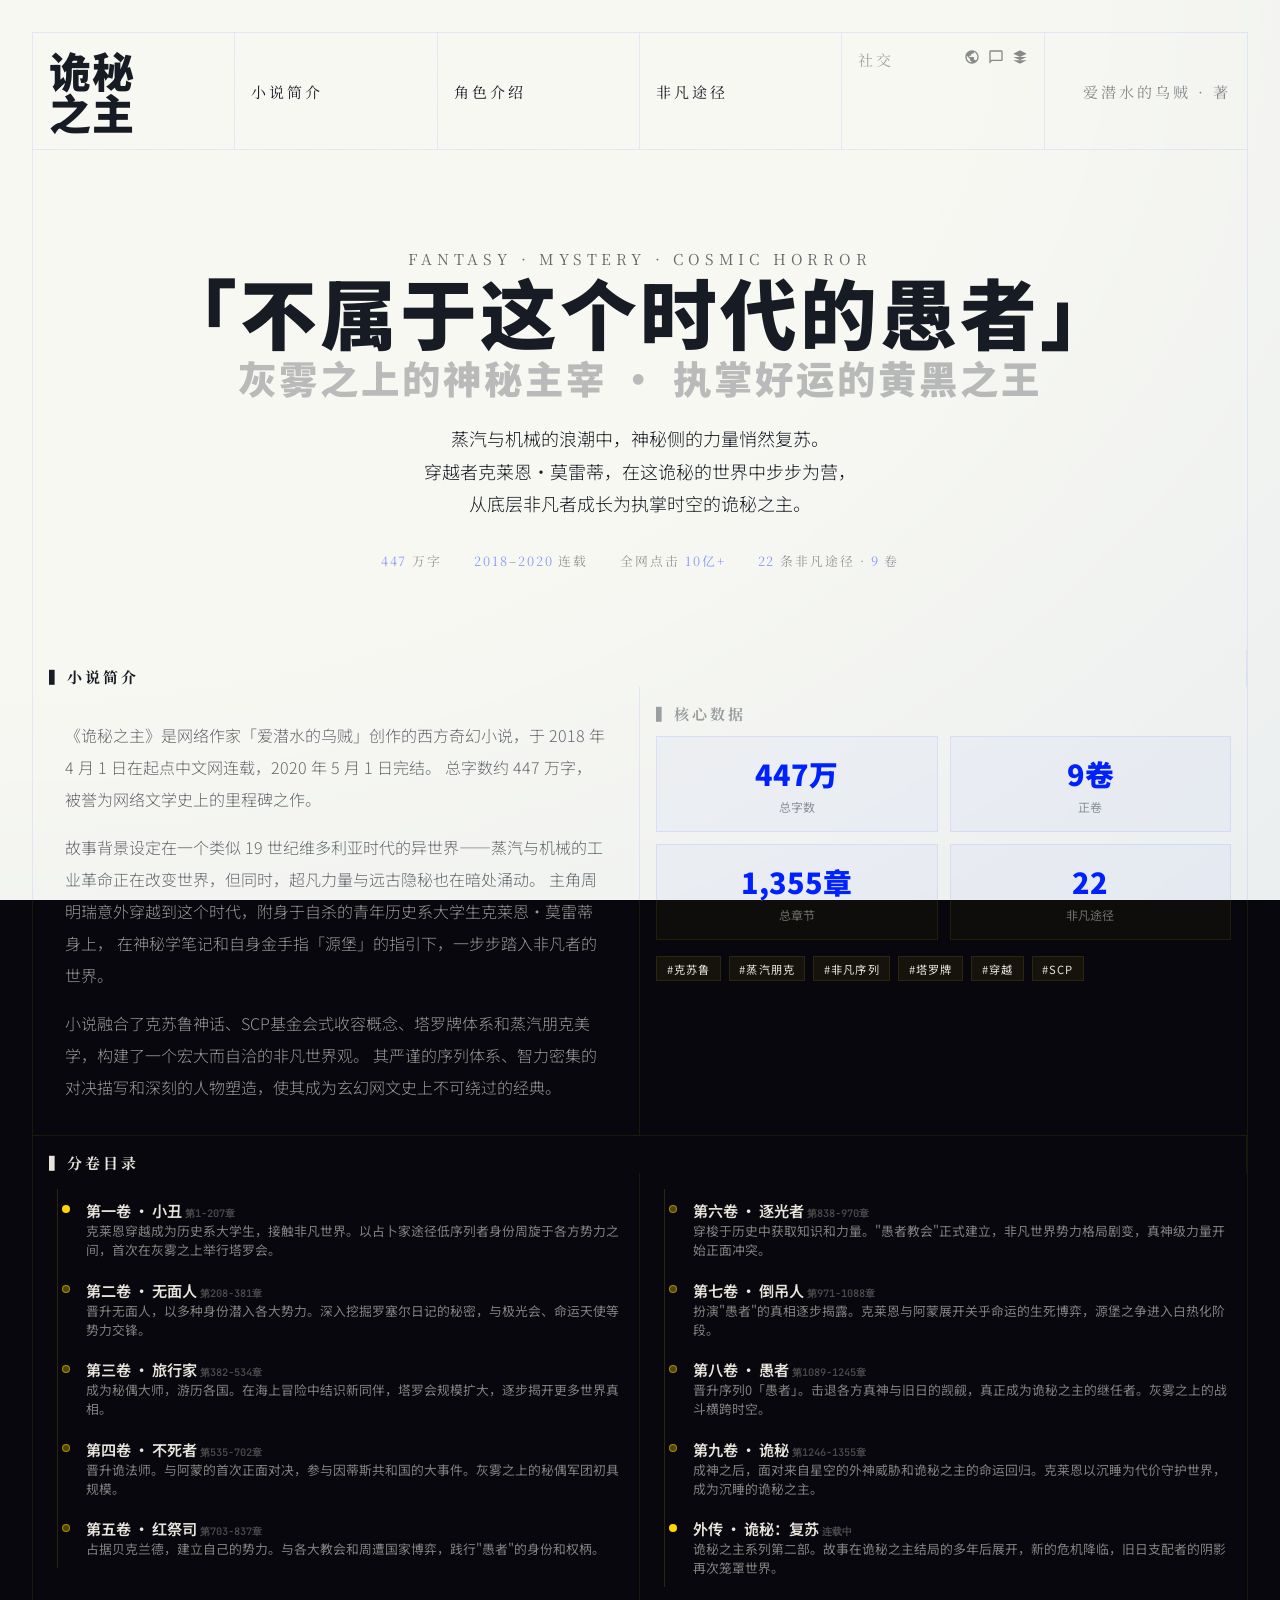
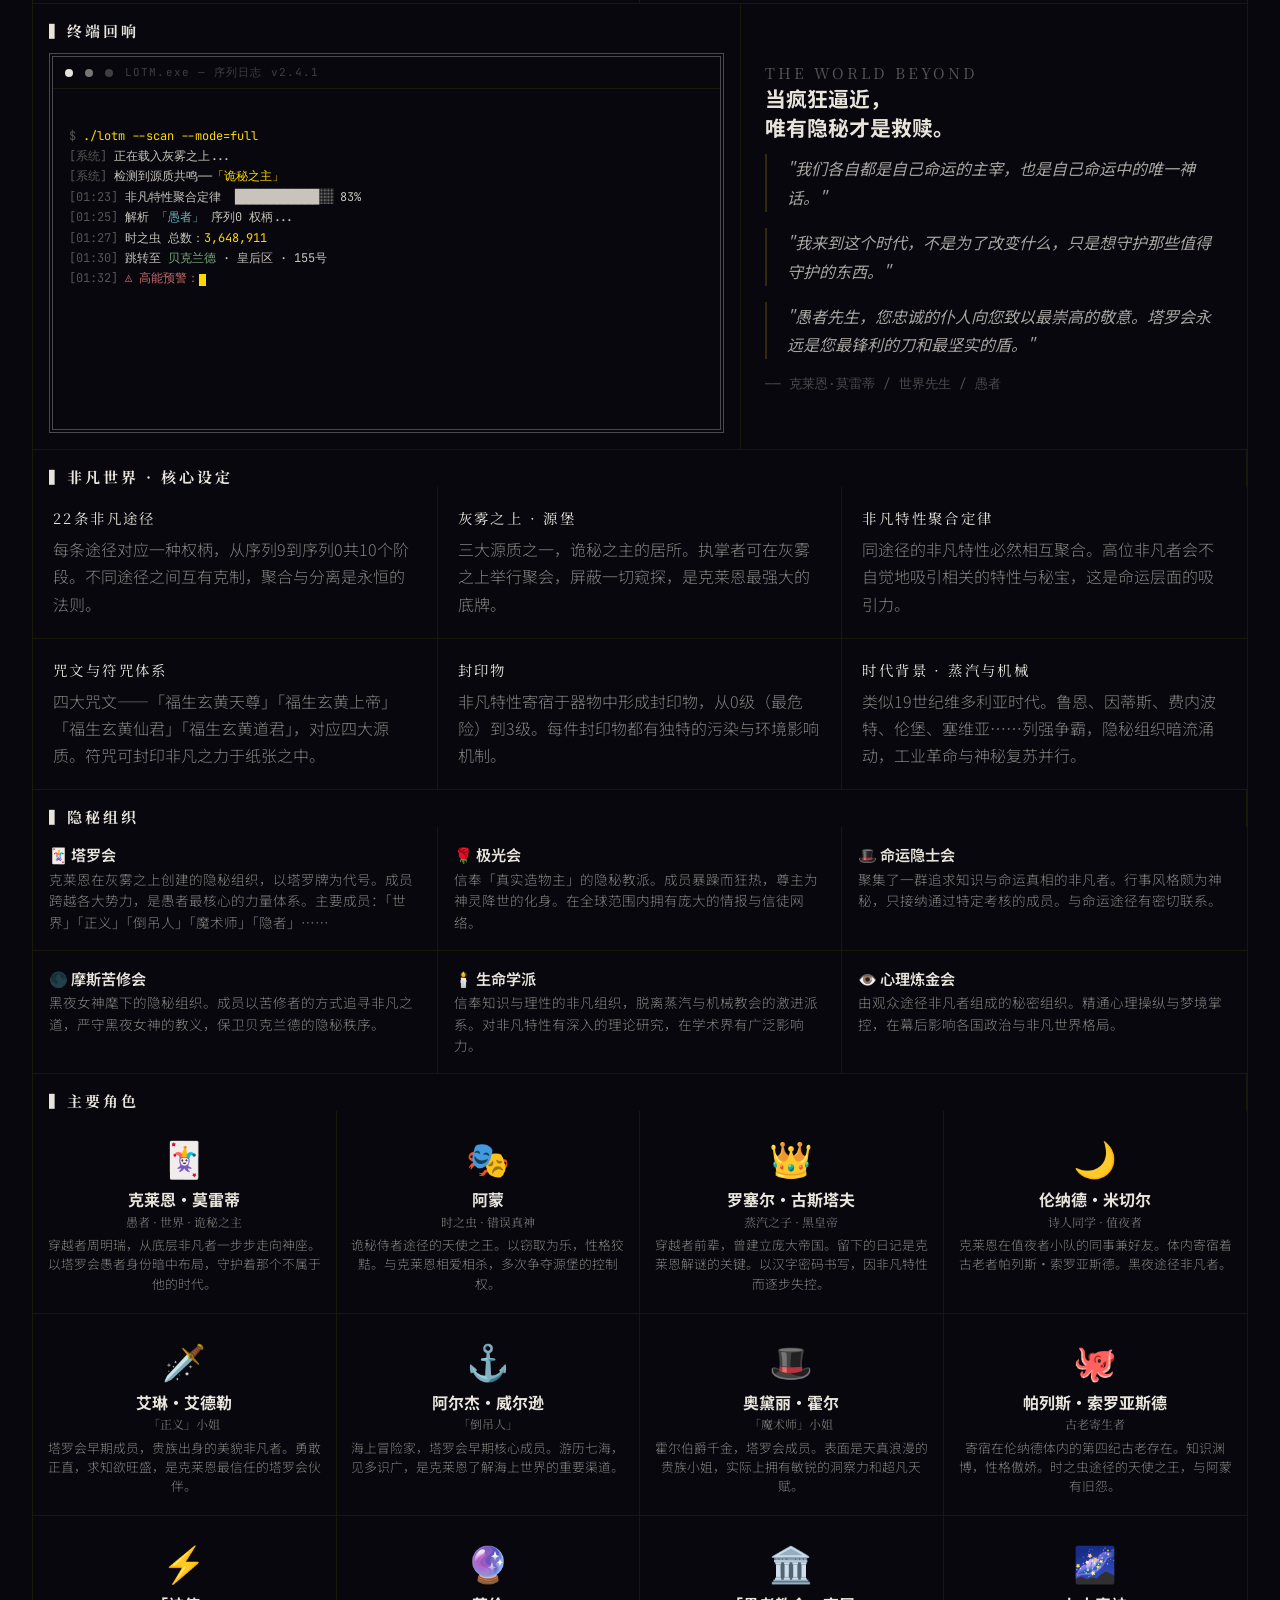
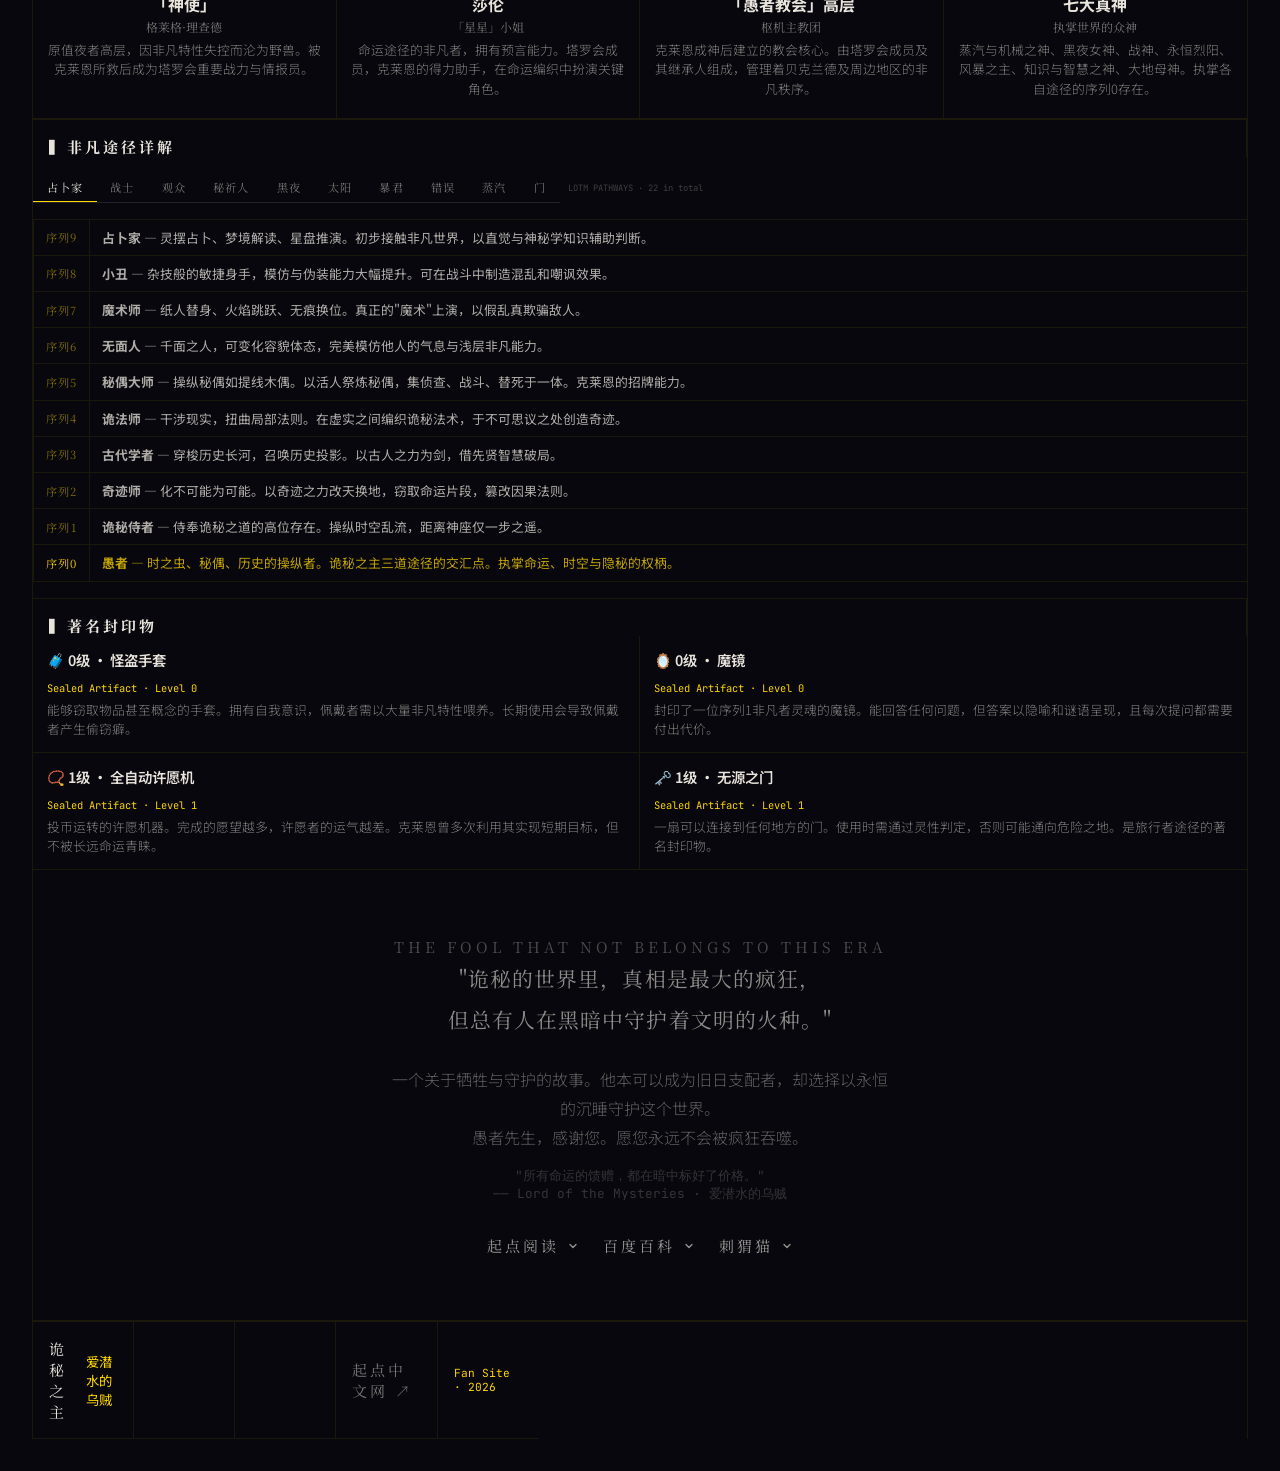
<file: index_new.html>
<!DOCTYPE html>
<html lang="zh-Hans">
<head>
<meta charset="UTF-8">
<meta name="viewport" content="width=device-width, initial-scale=1.0">
<title>诡秘之主 — 愚者先生的非凡之旅 | 完整百科</title>
<style>
@import url('https://fonts.googleapis.com/css2?family=Noto+Sans+SC:wght@300;400;500;600;700;900&family=Noto+Serif+SC:wght@400;600;700&family=JetBrains+Mono:wght@400;500&display=swap');
*,*::before,*::after{box-sizing:border-box;margin:0;padding:0}
html{font-size:16px;-webkit-font-smoothing:antialiased}
body{font-family:'Noto Sans SC',sans-serif;background:#07070d;color:#e8e4dc;min-height:100vh;overflow-x:hidden}
.g{display:grid;grid-template-columns:repeat(12,1fr);gap:0;border-left:1px solid rgba(255,215,0,0.08);border-right:1px solid rgba(255,215,0,0.08)}
.gc{border-right:1px solid rgba(255,215,0,0.08);border-bottom:1px solid rgba(255,215,0,0.08);padding:1rem}
.gc:last-child{border-right:none}
#noise-layer{pointer-events:none;position:fixed;inset:0;mix-blend-mode:difference;opacity:0.045;z-index:101}
#invert-layer{pointer-events:none;position:fixed;inset:0;background-color:color-mix(in srgb,#FFFFFF 100%,transparent);mix-blend-mode:difference;z-index:100}
#glow-layer{pointer-events:none;position:fixed;inset:0;background:radial-gradient(ellipse at 0% 0%,rgba(255,189,56,0) 50%,rgba(255,189,56,0.30) 100%);mix-blend-mode:lighten;opacity:0.18;z-index:99}
#bg-dots{pointer-events:none;position:fixed;inset:0;background-image:radial-gradient(rgba(255,215,0,0.025) 1px,transparent 1px);background-size:32px 32px;z-index:0}
main{position:relative;z-index:2;max-width:1600px;margin:0 auto;padding:2rem}
header .g{border-top:1px solid rgba(255,215,0,0.08)}
.logo-text{font-weight:900;font-size:2.625rem;line-height:1;letter-spacing:0.0525rem;mix-blend-mode:plus-lighter;text-decoration:none;color:#e8e4dc;display:block}
.nav-link{font-family:'Noto Serif SC',serif;font-size:0.9375rem;letter-spacing:0.1875rem;color:#e8e4dc;text-decoration:none;text-transform:uppercase;display:flex;align-items:center;gap:0.25rem;position:relative;transition:opacity 0.2s;height:100%}
.nav-link:hover{opacity:0.8}
.nav-link .cursor-blink{display:none;width:1.2ch;height:1.1em;margin-left:0.25rem;margin-bottom:-0.15em;background:#e8e4dc;animation:blink 1s step-end infinite}
.nav-link:hover .cursor-blink{display:inline-block}
.nav-hover-bg{position:absolute;inset:0.25rem;background:#e8e4dc;pointer-events:none;opacity:0;transition:opacity 0.25s}
.nav-link:hover .nav-hover-bg{opacity:0.05}
@keyframes blink{50%{opacity:0}}
.social-link{opacity:0.5;transition:opacity 0.2s;color:#e8e4dc;display:inline-flex}
.social-link:hover{opacity:1}
.hero{display:flex;flex-direction:column;align-items:center;justify-content:center;text-align:center;padding:5rem 1rem 4rem;gap:1.5rem}
.hero-subtitle{font-family:'Noto Serif SC',serif;font-size:0.9375rem;letter-spacing:0.1875rem;opacity:0.65;text-transform:uppercase}
.hero-title{font-weight:900;font-size:clamp(2.8rem,6.5vw,4.8rem);line-height:1.08;letter-spacing:0.04em;mix-blend-mode:plus-lighter}
.hero-desc{max-width:600px;font-size:1.125rem;line-height:1.8;opacity:0.55;font-weight:300}
.terminal-box{border:4px double rgba(232,228,220,0.3)}
.terminal-header{display:flex;align-items:center;gap:0.75rem;padding:0.5rem 0.75rem;border-bottom:1px solid rgba(255,215,0,0.08)}
.terminal-dot{width:0.5rem;height:0.5rem;border-radius:50%}
.terminal-dot:nth-child(1){background:#e8e4dc;mix-blend-mode:plus-lighter}
.terminal-dot:nth-child(2){background:rgba(232,228,220,0.5)}
.terminal-dot:nth-child(3){background:rgba(232,228,220,0.25)}
.terminal-title{font-family:'JetBrains Mono',monospace;font-size:0.6875rem;letter-spacing:0.1em;color:rgba(232,228,220,0.25)}
.terminal-body{font-family:'JetBrains Mono',monospace;font-size:0.75rem;line-height:1.7;padding:1rem;overflow:hidden;white-space:pre-wrap;height:340px;color:#c8c4bc}
.terminal-body .highlight{color:#FFD700}
.terminal-body .dim{color:rgba(232,228,220,0.35)}
.terminal-body .green{color:#7dab7d}
.terminal-body .cyan{color:#6bb5c4}
.terminal-body .red{color:#c46b6b}
.terminal-body .purple{color:#b48bb4}
.terminal-cursor{display:inline-block;width:1ch;height:1em;background:#FFD700;animation:blink 1s step-end infinite;vertical-align:text-bottom}
.features-grid{display:grid;grid-template-columns:repeat(3,1fr)}
.feature-card{position:relative;padding:1.25rem;border-right:1px solid rgba(255,215,0,0.08);border-bottom:1px solid rgba(255,215,0,0.08)}
.features-grid>.feature-card:nth-child(3n){border-right:none}
.feature-card-inner{display:flex;flex-direction:column;gap:0.5rem}
.feature-card-hover{position:absolute;inset:0.25rem;background:#e8e4dc;pointer-events:none;opacity:0;transition:opacity 0.25s}
.feature-card:hover .feature-card-hover{opacity:0.04}
.feature-label{font-family:'Noto Serif SC',serif;font-size:0.9rem;letter-spacing:0.15rem;mix-blend-mode:plus-lighter;color:#e8e4dc}
.feature-text{font-size:1rem;line-height:1.7;opacity:0.55;font-weight:300}
.section-label{font-family:'Noto Serif SC',serif;font-size:0.9375rem;letter-spacing:0.1875rem}
.quote-block{border-left:2px solid rgba(255,215,0,0.25);padding-left:1.25rem;font-style:italic;opacity:0.7;font-size:1rem;line-height:1.8}
.characters-grid{display:grid;grid-template-columns:repeat(4,1fr)}
.character-card{position:relative;padding:1.25rem 0.75rem;border-right:1px solid rgba(255,215,0,0.08);border-bottom:1px solid rgba(255,215,0,0.08);text-align:center}
.characters-grid>.character-card:nth-child(4n){border-right:none}
.character-icon{font-size:2.2rem;margin-bottom:0.3rem;display:block}
.character-name{font-weight:700;font-size:1rem;mix-blend-mode:plus-lighter}
.character-title{font-size:0.75rem;opacity:0.5;margin-top:0.1rem;font-family:'Noto Serif SC',serif}
.character-desc{font-size:0.8rem;opacity:0.55;line-height:1.5;margin-top:0.35rem;font-weight:300}
.tab-bar{display:flex;gap:0;border-bottom:1px solid rgba(232,228,220,0.12);flex-wrap:wrap}
.tab-btn{position:relative;display:inline-flex;align-items:center;justify-content:center;white-space:nowrap;padding:0.4rem 0.85rem;font-family:'Noto Serif SC',serif;font-size:0.7rem;letter-spacing:0.1em;text-transform:uppercase;background:none;border:none;color:rgba(232,228,220,0.5);cursor:pointer;transition:color 0.2s}
.tab-btn:hover{color:#e8e4dc}
.tab-btn.active{color:#e8e4dc}
.tab-btn.active::after{content:'';position:absolute;bottom:0;left:0;right:0;height:1px;background:#FFD700}
.sequence-row{display:grid;grid-template-columns:3.5rem 1fr;gap:0;border-top:1px solid rgba(255,215,0,0.08);border-left:1px solid rgba(255,215,0,0.08)}
.sequence-row:last-of-type{border-bottom:1px solid rgba(255,215,0,0.08)}
.sequence-label{border-right:1px solid rgba(255,215,0,0.08);padding:0.5rem 0.3rem;display:flex;align-items:center;justify-content:center;font-family:'Noto Serif SC',serif;font-size:0.7rem;letter-spacing:0.1em;color:rgba(255,215,0,0.5)}
.sequence-item{padding:0.5rem 0.75rem;text-align:left;font-size:0.8rem;opacity:0.75;line-height:1.5;transition:background 0.2s;cursor:default}
.sequence-item:hover{background:rgba(255,215,0,0.04)}
.fade-in{opacity:0;transform:translateY(12px);animation:fadeUp 0.6s ease-out forwards}
.fade-in-delay-1{animation-delay:0.15s}
.fade-in-delay-2{animation-delay:0.3s}
.fade-in-delay-3{animation-delay:0.45s}
.fade-in-delay-4{animation-delay:0.6s}
.fade-in-delay-5{animation-delay:0.75s}
@keyframes fadeUp{to{opacity:1;transform:translateY(0)}}
.action-link{display:inline-flex;align-items:center;gap:0.5rem;background:none;border:none;color:rgba(232,228,220,0.65);font-family:'Noto Serif SC',serif;font-size:0.9375rem;letter-spacing:0.1875rem;text-transform:uppercase;cursor:pointer;transition:opacity 0.2s;text-decoration:none}
.action-link:hover{opacity:1}
.action-link svg{width:0.75rem;height:0.75rem;transition:transform 0.3s}
.action-link:hover svg{transform:translateY(0.25rem)}
.footer-label{font-family:'Noto Serif SC',serif;font-size:0.9375rem;letter-spacing:0.1875rem;text-decoration:none;color:#e8e4dc}
.footer-gold{color:#FFD700;mix-blend-mode:plus-lighter}
.org-grid{display:grid;grid-template-columns:repeat(3,1fr)}
.org-card{position:relative;padding:1rem;border-right:1px solid rgba(255,215,0,0.08);border-bottom:1px solid rgba(255,215,0,0.08)}
.org-grid>.org-card:nth-child(3n){border-right:none}
.org-card h4{font-weight:600;font-size:0.95rem;mix-blend-mode:plus-lighter;margin-bottom:0.2rem}
.org-card p{font-size:0.85rem;opacity:0.55;line-height:1.6;font-weight:300}
.item-grid{display:grid;grid-template-columns:repeat(2,1fr)}
.item-card{position:relative;padding:0.85rem;border-right:1px solid rgba(255,215,0,0.08);border-bottom:1px solid rgba(255,215,0,0.08)}
.item-grid>.item-card:nth-child(2n){border-right:none}
.item-card h4{font-weight:600;font-size:0.9rem;mix-blend-mode:plus-lighter;margin-bottom:0.15rem}
.item-card .level{font-size:0.65rem;color:#FFD700;font-family:'JetBrains Mono',monospace;mix-blend-mode:plus-lighter}
.item-card p{font-size:0.8rem;opacity:0.55;line-height:1.5;font-weight:300;margin-top:0.2rem}
.volume-timeline{position:relative;padding-left:1.5rem}
.volume-timeline::before{content:'';position:absolute;left:0.5rem;top:0;bottom:0;width:1px;background:rgba(255,215,0,0.15)}
.volume-node{position:relative;padding:0.6rem 0 0.6rem 0.75rem;border-left:1px solid transparent}
.volume-node::before{content:'';position:absolute;left:-0.75rem;top:1rem;width:0.5rem;height:0.5rem;border-radius:50%;background:rgba(255,215,0,0.3);border:1px solid rgba(255,215,0,0.5)}
.volume-node.highlight::before{background:#FFD700}
.volume-node .vol-name{font-weight:600;font-size:0.95rem;mix-blend-mode:plus-lighter}
.volume-node .vol-desc{font-size:0.8rem;opacity:0.55;line-height:1.5}
.volume-node .vol-chap{font-size:0.65rem;opacity:0.3;font-family:'JetBrains Mono',monospace}
@media(max-width:768px){main{padding:1rem}
.features-grid,.org-grid{grid-template-columns:1fr}
.features-grid>.feature-card:nth-child(3n),.org-grid>.org-card:nth-child(3n){border-right:1px solid rgba(255,215,0,0.08)}
.characters-grid{grid-template-columns:repeat(2,1fr)}
.characters-grid>.character-card:nth-child(4n){border-right:1px solid rgba(255,215,0,0.08)}
.characters-grid>.character-card:nth-child(2n){border-right:none}
.item-grid{grid-template-columns:1fr}
.item-grid>.item-card:nth-child(2n){border-right:1px solid rgba(255,215,0,0.08)}
.hide-mobile{display:none!important}
.logo-text{font-size:1.8rem}
.hero{padding:3rem 0.5rem 2rem}
}
@media(min-width:769px)and(max-width:1024px){
.features-grid,.org-grid{grid-template-columns:repeat(2,1fr)}
.features-grid>.feature-card:nth-child(3n),.org-grid>.org-card:nth-child(3n){border-right:1px solid rgba(255,215,0,0.08)}
.features-grid>.feature-card:nth-child(2n),.org-grid>.org-card:nth-child(2n){border-right:none}
.characters-grid{grid-template-columns:repeat(3,1fr)}
.characters-grid>.character-card:nth-child(4n){border-right:1px solid rgba(255,215,0,0.08)}
.characters-grid>.character-card:nth-child(3n){border-right:none}
}
</style>
</head>
<body>
<div id="invert-layer"></div>
<div id="glow-layer"></div>
<div id="bg-dots"></div>
<canvas id="noise-layer"></canvas>

<main>

<!-- ══════ HEADER ══════ -->
<header>
  <div class="g">
    <div class="gc" style="grid-column:span 2;">
      <a href="#" class="logo-text">诡秘<br>之主</a>
    </div>
    <div class="gc" style="grid-column:span 2;"><a href="#intro" class="nav-link">小说简介<span class="cursor-blink"></span><span class="nav-hover-bg"></span></a></div>
    <div class="gc" style="grid-column:span 2;"><a href="#characters" class="nav-link">角色介绍<span class="cursor-blink"></span><span class="nav-hover-bg"></span></a></div>
    <div class="gc" style="grid-column:span 2;"><a href="#pathways" class="nav-link">非凡途径<span class="cursor-blink"></span><span class="nav-hover-bg"></span></a></div>
    <div class="gc" style="grid-column:span 2;display:flex;align-items:flex-start;justify-content:space-between;">
      <span class="footer-label" style="opacity:0.4;">社交</span>
      <div style="display:flex;gap:0.5rem;">
        <a href="https://baike.baidu.com/item/诡秘之主" class="social-link" title="百度百科"><svg width="16" height="16" fill="currentColor" viewBox="0 0 24 24"><path d="M12 2C6.48 2 2 6.48 2 12s4.48 10 10 10 10-4.48 10-10S17.52 2 12 2zm-1 17.93c-3.95-.49-7-3.85-7-7.93 0-.62.08-1.21.21-1.79L9 15v1c0 1.1.9 2 2 2v1.93zm6.9-2.54c-.26-.81-1-1.39-1.9-1.39h-1v-3c0-.55-.45-1-1-1H8v-2h2c.55 0 1-.45 1-1V7h2c1.1 0 2-.9 2-2v-.41c2.93 1.19 5 4.06 5 7.41 0 2.08-.8 3.97-2.1 5.39z"/></svg></a>
        <a href="https://www.qidian.com/book/1010731093/" class="social-link" title="起点中文网"><svg width="16" height="16" fill="currentColor" viewBox="0 0 24 24"><path d="M20 2H4c-1.1 0-2 .9-2 2v18l4-4h14c1.1 0 2-.9 2-2V4c0-1.1-.9-2-2-2zm0 14H5.17L4 17.17V4h16v12z"/></svg></a>
        <a href="https://www.ciweimao.com/book/100142642" class="social-link" title="刺猬猫"><svg width="16" height="16" fill="currentColor" viewBox="0 0 24 24"><path d="M12 2L2 7l10 5 10-5-10-5zM2 17l10 5 10-5M2 12l10 5 10-5"/></svg></a>
      </div>
    </div>
    <div class="gc" style="grid-column:span 2;display:flex;align-items:center;justify-content:flex-end;">
      <small class="footer-label" style="opacity:0.5;">爱潜水的乌贼 · 著</small>
    </div>
  </div>
</header>

<!-- ══════ HERO ══════ -->
<div class="g">
  <div class="gc" style="grid-column:1/-1;border-bottom:none;">
    <div class="hero">
      <div class="fade-in">
        <small class="hero-subtitle" style="letter-spacing:0.3rem;">Fantasy · Mystery · Cosmic Horror</small>
        <h1 class="hero-title">
          <span style="display:block;">「不属于这个时代的愚者」</span>
          <span style="display:block;margin-top:0.1em;font-size:0.5em;opacity:0.28;">灰雾之上的神秘主宰 · 执掌好运的黄黑之王</span>
        </h1>
      </div>
      <div class="hero-desc fade-in fade-in-delay-1">
        蒸汽与机械的浪潮中，神秘侧的力量悄然复苏。<br>
        穿越者克莱恩·莫雷蒂，在这诡秘的世界中步步为营，<br>
        从底层非凡者成长为执掌时空的诡秘之主。
      </div>
      <div class="fade-in fade-in-delay-2" style="display:flex;gap:2rem;flex-wrap:wrap;justify-content:center;margin-top:0.5rem;">
        <div style="font-family:'Noto Serif SC',serif;font-size:0.8rem;letter-spacing:0.15em;opacity:0.45;"><span style="color:#FFD700;mix-blend-mode:plus-lighter;">447</span> 万字</div>
        <div style="font-family:'Noto Serif SC',serif;font-size:0.8rem;letter-spacing:0.15em;opacity:0.45;"><span style="color:#FFD700;mix-blend-mode:plus-lighter;">2018</span>–<span style="color:#FFD700;mix-blend-mode:plus-lighter;">2020</span> 连载</div>
        <div style="font-family:'Noto Serif SC',serif;font-size:0.8rem;letter-spacing:0.15em;opacity:0.45;">全网点击 <span style="color:#FFD700;mix-blend-mode:plus-lighter;">10亿+</span></div>
        <div style="font-family:'Noto Serif SC',serif;font-size:0.8rem;letter-spacing:0.15em;opacity:0.45;"><span style="color:#FFD700;mix-blend-mode:plus-lighter;">22</span> 条非凡途径 · <span style="color:#FFD700;mix-blend-mode:plus-lighter;">9</span> 卷</div>
      </div>
    </div>
  </div>
</div>

<!-- ══════ 小说简介 ══════ -->
<div class="g" id="intro">
  <div class="gc" style="grid-column:1/-1;border-bottom:none;padding-bottom:0;">
    <div class="section-label"><strong style="font-weight:700;">▍小说简介</strong></div>
  </div>
  <div class="gc" style="grid-column:span 6;display:flex;flex-direction:column;justify-content:center;padding:2rem;">
    <div class="fade-in fade-in-delay-1">
      <p style="font-size:1rem;line-height:2;opacity:0.65;font-weight:300;margin-bottom:1rem;">
        《诡秘之主》是网络作家「爱潜水的乌贼」创作的西方奇幻小说，于 2018 年 4 月 1 日在起点中文网连载，2020 年 5 月 1 日完结。
        总字数约 447 万字，被誉为网络文学史上的里程碑之作。
      </p>
      <p style="font-size:1rem;line-height:2;opacity:0.65;font-weight:300;margin-bottom:1rem;">
        故事背景设定在一个类似 19 世纪维多利亚时代的异世界——蒸汽与机械的工业革命正在改变世界，但同时，超凡力量与远古隐秘也在暗处涌动。
        主角周明瑞意外穿越到这个时代，附身于自杀的青年历史系大学生克莱恩·莫雷蒂身上，
        在神秘学笔记和自身金手指「源堡」的指引下，一步步踏入非凡者的世界。
      </p>
      <p style="font-size:1rem;line-height:2;opacity:0.65;font-weight:300;">
        小说融合了克苏鲁神话、SCP基金会式收容概念、塔罗牌体系和蒸汽朋克美学，构建了一个宏大而自洽的非凡世界观。
        其严谨的序列体系、智力密集的对决描写和深刻的人物塑造，使其成为玄幻网文史上不可绕过的经典。
      </p>
    </div>
  </div>
  <div class="gc" style="grid-column:span 6;">
    <div class="fade-in fade-in-delay-2">
      <div class="section-label" style="margin-bottom:0.75rem;"><strong style="font-weight:700;opacity:0.4;">▍核心数据</strong></div>
      <div style="display:grid;grid-template-columns:1fr 1fr;gap:0.75rem;">
        <div style="background:rgba(255,215,0,0.03);border:1px solid rgba(255,215,0,0.08);padding:1rem;text-align:center;">
          <div style="font-size:1.8rem;font-weight:900;color:#FFD700;mix-blend-mode:plus-lighter;">447万</div>
          <div style="font-size:0.75rem;opacity:0.45;margin-top:0.25rem;">总字数</div>
        </div>
        <div style="background:rgba(255,215,0,0.03);border:1px solid rgba(255,215,0,0.08);padding:1rem;text-align:center;">
          <div style="font-size:1.8rem;font-weight:900;color:#FFD700;mix-blend-mode:plus-lighter;">9卷</div>
          <div style="font-size:0.75rem;opacity:0.45;margin-top:0.25rem;">正卷</div>
        </div>
        <div style="background:rgba(255,215,0,0.03);border:1px solid rgba(255,215,0,0.08);padding:1rem;text-align:center;">
          <div style="font-size:1.8rem;font-weight:900;color:#FFD700;mix-blend-mode:plus-lighter;">1,355章</div>
          <div style="font-size:0.75rem;opacity:0.45;margin-top:0.25rem;">总章节</div>
        </div>
        <div style="background:rgba(255,215,0,0.03);border:1px solid rgba(255,215,0,0.08);padding:1rem;text-align:center;">
          <div style="font-size:1.8rem;font-weight:900;color:#FFD700;mix-blend-mode:plus-lighter;">22</div>
          <div style="font-size:0.75rem;opacity:0.45;margin-top:0.25rem;">非凡途径</div>
        </div>
      </div>
      <div style="margin-top:1rem;display:flex;gap:0.5rem;flex-wrap:wrap;">
        <span style="background:rgba(255,215,0,0.06);padding:0.2rem 0.6rem;font-size:0.7rem;letter-spacing:0.1em;border:1px solid rgba(255,215,0,0.1);">#克苏鲁</span>
        <span style="background:rgba(255,215,0,0.06);padding:0.2rem 0.6rem;font-size:0.7rem;letter-spacing:0.1em;border:1px solid rgba(255,215,0,0.1);">#蒸汽朋克</span>
        <span style="background:rgba(255,215,0,0.06);padding:0.2rem 0.6rem;font-size:0.7rem;letter-spacing:0.1em;border:1px solid rgba(255,215,0,0.1);">#非凡序列</span>
        <span style="background:rgba(255,215,0,0.06);padding:0.2rem 0.6rem;font-size:0.7rem;letter-spacing:0.1em;border:1px solid rgba(255,215,0,0.1);">#塔罗牌</span>
        <span style="background:rgba(255,215,0,0.06);padding:0.2rem 0.6rem;font-size:0.7rem;letter-spacing:0.1em;border:1px solid rgba(255,215,0,0.1);">#穿越</span>
        <span style="background:rgba(255,215,0,0.06);padding:0.2rem 0.6rem;font-size:0.7rem;letter-spacing:0.1em;border:1px solid rgba(255,215,0,0.1);">#SCP</span>
      </div>
    </div>
  </div>
</div>

<!-- ══════ 分卷目录 ══════ -->
<div class="g">
  <div class="gc" style="grid-column:1/-1;border-bottom:none;padding-bottom:0;">
    <div class="section-label"><strong style="font-weight:700;">▍分卷目录</strong></div>
  </div>
  <div class="gc" style="grid-column:span 6;">
    <div class="fade-in fade-in-delay-1 volume-timeline">
      <div class="volume-node highlight">
        <div class="vol-name">第一卷 · 小丑 <span class="vol-chap">第1-207章</span></div>
        <div class="vol-desc">克莱恩穿越成为历史系大学生，接触非凡世界。以占卜家途径低序列者身份周旋于各方势力之间，首次在灰雾之上举行塔罗会。</div>
      </div>
      <div class="volume-node">
        <div class="vol-name">第二卷 · 无面人 <span class="vol-chap">第208-381章</span></div>
        <div class="vol-desc">晋升无面人，以多种身份潜入各大势力。深入挖掘罗塞尔日记的秘密，与极光会、命运天使等势力交锋。</div>
      </div>
      <div class="volume-node">
        <div class="vol-name">第三卷 · 旅行家 <span class="vol-chap">第382-534章</span></div>
        <div class="vol-desc">成为秘偶大师，游历各国。在海上冒险中结识新同伴，塔罗会规模扩大，逐步揭开更多世界真相。</div>
      </div>
      <div class="volume-node">
        <div class="vol-name">第四卷 · 不死者 <span class="vol-chap">第535-702章</span></div>
        <div class="vol-desc">晋升诡法师。与阿蒙的首次正面对决，参与因蒂斯共和国的大事件。灰雾之上的秘偶军团初具规模。</div>
      </div>
      <div class="volume-node">
        <div class="vol-name">第五卷 · 红祭司 <span class="vol-chap">第703-837章</span></div>
        <div class="vol-desc">占据贝克兰德，建立自己的势力。与各大教会和周遭国家博弈，践行"愚者"的身份和权柄。</div>
      </div>
    </div>
  </div>
  <div class="gc" style="grid-column:span 6;">
    <div class="fade-in fade-in-delay-2 volume-timeline">
      <div class="volume-node">
        <div class="vol-name">第六卷 · 逐光者 <span class="vol-chap">第838-970章</span></div>
        <div class="vol-desc">穿梭于历史中获取知识和力量。"愚者教会"正式建立，非凡世界势力格局剧变，真神级力量开始正面冲突。</div>
      </div>
      <div class="volume-node">
        <div class="vol-name">第七卷 · 倒吊人 <span class="vol-chap">第971-1088章</span></div>
        <div class="vol-desc">扮演"愚者"的真相逐步揭露。克莱恩与阿蒙展开关乎命运的生死博弈，源堡之争进入白热化阶段。</div>
      </div>
      <div class="volume-node">
        <div class="vol-name">第八卷 · 愚者 <span class="vol-chap">第1089-1245章</span></div>
        <div class="vol-desc">晋升序列0「愚者」。击退各方真神与旧日的觊觎，真正成为诡秘之主的继任者。灰雾之上的战斗横跨时空。</div>
      </div>
      <div class="volume-node">
        <div class="vol-name">第九卷 · 诡秘 <span class="vol-chap">第1246-1355章</span></div>
        <div class="vol-desc">成神之后，面对来自星空的外神威胁和诡秘之主的命运回归。克莱恩以沉睡为代价守护世界，成为沉睡的诡秘之主。</div>
      </div>
      <div class="volume-node highlight">
        <div class="vol-name">外传 · 诡秘：复苏 <span class="vol-chap">连载中</span></div>
        <div class="vol-desc">诡秘之主系列第二部。故事在诡秘之主结局的多年后展开，新的危机降临，旧日支配者的阴影再次笼罩世界。</div>
      </div>
    </div>
  </div>
</div>

<!-- ══════ TERMINAL ══════ -->
<div class="g">
  <div class="gc" style="grid-column:span 7;">
    <div class="fade-in fade-in-delay-1">
      <div class="section-label" style="margin-bottom:0.75rem;"><strong style="font-weight:700;">▍终端回响</strong></div>
      <div class="terminal-box">
        <div class="terminal-header">
          <span class="terminal-dot"></span><span class="terminal-dot"></span><span class="terminal-dot"></span>
          <span class="terminal-title">LOTM.exe — 序列日志 v2.4.1</span>
        </div>
        <div class="terminal-body" id="terminal-content">
<span class="dim">$</span> <span class="highlight">./lotm --scan --mode=full</span>
<span class="dim">[系统]</span> 正在载入灰雾之上...
<span class="dim">[系统]</span> 检测到源质共鸣——<span class="highlight">「诡秘之主」</span>
<span class="dim">[01:23]</span> 非凡特性聚合定律  ████████████░░ 83%
<span class="dim">[01:25]</span> 解析 <span class="cyan">「愚者」</span> 序列0 权柄...
<span class="dim">[01:27]</span> 时之虫 总数：<span class="highlight">3,648,911</span>
<span class="dim">[01:30]</span> 跳转至 <span class="green">贝克兰德</span> · 皇后区 · 155号
<span class="dim">[01:32]</span> <span class="red">⚠ 高能预警：</span> 源堡坐标暴露
<span class="dim">[01:33]</span> <span class="purple">◆ 异常实体：</span> 阿蒙 <span class="dim">(时之虫 · 错误途径真神)</span>
<span class="dim">[01:34]</span> 激活 <span class="highlight">「错乱时间线」</span> 防御协议...
<span class="dim">[01:36]</span> 来自 <span class="cyan">周明瑞</span> 的精神印记：
<span class="green">  "总要有人去守护这些美好。"</span>
<span class="dim">[01:38]</span> 序列升级路径确认：<span class="highlight">占卜家→小丑→魔术师→无面人→秘偶大师→诡法师→古代学者→奇迹师→诡秘侍者→愚者</span>
<span class="dim">[01:40]</span> 塔罗会成员信息加载完毕
<span class="dim">[01:42]</span> 命运之轮 开始转动...
<span class="dim">[01:45]</span> <span class="purple">◇ 检测到外神低语：</span> 混沌海 · 母神 · 欲望母树 ...
<span class="dim">[01:48]</span> <span class="highlight">「福生玄黄天尊」</span> 咒文共鸣启动
<span class="dim">[01:50]</span> <span class="red">▓▓▓▓▓▓▓▓▓▓▓▓▓▓▓▓▓▓▓▓ 100%</span>
<span class="dim">$</span> <span class="terminal-cursor"></span>
        </div>
      </div>
    </div>
  </div>
  <div class="gc" style="grid-column:span 5;display:flex;flex-direction:column;justify-content:center;padding:2rem 1.5rem;">
    <div class="fade-in fade-in-delay-2">
      <small class="section-label" style="opacity:0.35;margin-bottom:0.75rem;">THE WORLD BEYOND</small>
      <h2 style="font-weight:700;font-size:1.3rem;line-height:1.4;mix-blend-mode:plus-lighter;margin-bottom:0.75rem;">当疯狂逼近，<br>唯有隐秘才是救赎。</h2>
      <div class="quote-block" style="margin-bottom:1rem;">
        "我们各自都是自己命运的主宰，也是自己命运中的唯一神话。"
      </div>
      <div class="quote-block" style="margin-bottom:1rem;">
        "我来到这个时代，不是为了改变什么，只是想守护那些值得守护的东西。"
      </div>
      <div class="quote-block">
        "愚者先生，您忠诚的仆人向您致以最崇高的敬意。塔罗会永远是您最锋利的刀和最坚实的盾。"
      </div>
      <div style="margin-top:1rem;font-size:0.8rem;opacity:0.3;font-family:'JetBrains Mono',monospace;">—— 克莱恩·莫雷蒂 / 世界先生 / 愚者</div>
    </div>
  </div>
</div>

<!-- ══════ FEATURES ══════ -->
<div class="g">
  <div class="gc" style="grid-column:1/-1;border-bottom:none;padding-bottom:0;">
    <div class="section-label"><strong style="font-weight:700;">▍非凡世界 · 核心设定</strong></div>
  </div>
  <div class="gc" style="grid-column:1/-1;padding:0;border-bottom:none;">
    <div class="features-grid">
      <div class="feature-card fade-in fade-in-delay-1">
        <span class="feature-card-hover"></span>
        <div class="feature-card-inner">
          <small class="feature-label">22条非凡途径</small>
          <p class="feature-text">每条途径对应一种权柄，从序列9到序列0共10个阶段。不同途径之间互有克制，聚合与分离是永恒的法则。</p>
        </div>
      </div>
      <div class="feature-card fade-in fade-in-delay-2">
        <span class="feature-card-hover"></span>
        <div class="feature-card-inner">
          <small class="feature-label">灰雾之上 · 源堡</small>
          <p class="feature-text">三大源质之一，诡秘之主的居所。执掌者可在灰雾之上举行聚会，屏蔽一切窥探，是克莱恩最强大的底牌。</p>
        </div>
      </div>
      <div class="feature-card fade-in fade-in-delay-3">
        <span class="feature-card-hover"></span>
        <div class="feature-card-inner">
          <small class="feature-label">非凡特性聚合定律</small>
          <p class="feature-text">同途径的非凡特性必然相互聚合。高位非凡者会不自觉地吸引相关的特性与秘宝，这是命运层面的吸引力。</p>
        </div>
      </div>
      <div class="feature-card fade-in fade-in-delay-1">
        <span class="feature-card-hover"></span>
        <div class="feature-card-inner">
          <small class="feature-label">咒文与符咒体系</small>
          <p class="feature-text">四大咒文——「福生玄黄天尊」「福生玄黄上帝」「福生玄黄仙君」「福生玄黄道君」，对应四大源质。符咒可封印非凡之力于纸张之中。</p>
        </div>
      </div>
      <div class="feature-card fade-in fade-in-delay-2">
        <span class="feature-card-hover"></span>
        <div class="feature-card-inner">
          <small class="feature-label">封印物</small>
          <p class="feature-text">非凡特性寄宿于器物中形成封印物，从0级（最危险）到3级。每件封印物都有独特的污染与环境影响机制。</p>
        </div>
      </div>
      <div class="feature-card fade-in fade-in-delay-3">
        <span class="feature-card-hover"></span>
        <div class="feature-card-inner">
          <small class="feature-label">时代背景 · 蒸汽与机械</small>
          <p class="feature-text">类似19世纪维多利亚时代。鲁恩、因蒂斯、费内波特、伦堡、塞维亚……列强争霸，隐秘组织暗流涌动，工业革命与神秘复苏并行。</p>
        </div>
      </div>
    </div>
  </div>
</div>

<!-- ══════ 隐秘组织 ══════ -->
<div class="g">
  <div class="gc" style="grid-column:1/-1;border-bottom:none;padding-bottom:0;">
    <div class="section-label"><strong style="font-weight:700;">▍隐秘组织</strong></div>
  </div>
  <div class="gc" style="grid-column:1/-1;padding:0;border-bottom:none;">
    <div class="org-grid">
      <div class="org-card fade-in fade-in-delay-1">
        <span class="feature-card-hover"></span>
        <h4>🃏 塔罗会</h4>
        <p>克莱恩在灰雾之上创建的隐秘组织，以塔罗牌为代号。成员跨越各大势力，是愚者最核心的力量体系。主要成员：「世界」「正义」「倒吊人」「魔术师」「隐者」……</p>
      </div>
      <div class="org-card fade-in fade-in-delay-2">
        <span class="feature-card-hover"></span>
        <h4>🌹 极光会</h4>
        <p>信奉「真实造物主」的隐秘教派。成员暴躁而狂热，尊主为神灵降世的化身。在全球范围内拥有庞大的情报与信徒网络。</p>
      </div>
      <div class="org-card fade-in fade-in-delay-3">
        <span class="feature-card-hover"></span>
        <h4>🎩 命运隐士会</h4>
        <p>聚集了一群追求知识与命运真相的非凡者。行事风格颇为神秘，只接纳通过特定考核的成员。与命运途径有密切联系。</p>
      </div>
      <div class="org-card fade-in fade-in-delay-1">
        <span class="feature-card-hover"></span>
        <h4>🌑 摩斯苦修会</h4>
        <p>黑夜女神麾下的隐秘组织。成员以苦修者的方式追寻非凡之道，严守黑夜女神的教义，保卫贝克兰德的隐秘秩序。</p>
      </div>
      <div class="org-card fade-in fade-in-delay-2">
        <span class="feature-card-hover"></span>
        <h4>🕯️ 生命学派</h4>
        <p>信奉知识与理性的非凡组织，脱离蒸汽与机械教会的激进派系。对非凡特性有深入的理论研究，在学术界有广泛影响力。</p>
      </div>
      <div class="org-card fade-in fade-in-delay-3">
        <span class="feature-card-hover"></span>
        <h4>👁️ 心理炼金会</h4>
        <p>由观众途径非凡者组成的秘密组织。精通心理操纵与梦境掌控，在幕后影响各国政治与非凡世界格局。</p>
      </div>
    </div>
  </div>
</div>

<!-- ══════ 主要角色 ══════ -->
<div class="g" id="characters">
  <div class="gc" style="grid-column:1/-1;border-bottom:none;padding-bottom:0;">
    <div class="section-label"><strong style="font-weight:700;">▍主要角色</strong></div>
  </div>
  <div class="gc" style="grid-column:1/-1;padding:0;">
    <div class="characters-grid">
      <div class="character-card fade-in fade-in-delay-1">
        <span class="feature-card-hover"></span>
        <span class="character-icon">🃏</span>
        <div class="character-name">克莱恩·莫雷蒂</div>
        <div class="character-title">愚者 · 世界 · 诡秘之主</div>
        <div class="character-desc">穿越者周明瑞，从底层非凡者一步步走向神座。以塔罗会愚者身份暗中布局，守护着那个不属于他的时代。</div>
      </div>
      <div class="character-card fade-in fade-in-delay-2">
        <span class="feature-card-hover"></span>
        <span class="character-icon">🎭</span>
        <div class="character-name">阿蒙</div>
        <div class="character-title">时之虫 · 错误真神</div>
        <div class="character-desc">诡秘侍者途径的天使之王。以窃取为乐，性格狡黠。与克莱恩相爱相杀，多次争夺源堡的控制权。</div>
      </div>
      <div class="character-card fade-in fade-in-delay-3">
        <span class="feature-card-hover"></span>
        <span class="character-icon">👑</span>
        <div class="character-name">罗塞尔·古斯塔夫</div>
        <div class="character-title">蒸汽之子 · 黑皇帝</div>
        <div class="character-desc">穿越者前辈，曾建立庞大帝国。留下的日记是克莱恩解谜的关键。以汉字密码书写，因非凡特性而逐步失控。</div>
      </div>
      <div class="character-card fade-in fade-in-delay-4">
        <span class="feature-card-hover"></span>
        <span class="character-icon">🌙</span>
        <div class="character-name">伦纳德·米切尔</div>
        <div class="character-title">诗人同学 · 值夜者</div>
        <div class="character-desc">克莱恩在值夜者小队的同事兼好友。体内寄宿着古老者帕列斯·索罗亚斯德。黑夜途径非凡者。</div>
      </div>
      <div class="character-card fade-in fade-in-delay-1">
        <span class="feature-card-hover"></span>
        <span class="character-icon">🗡️</span>
        <div class="character-name">艾琳·艾德勒</div>
        <div class="character-title">「正义」小姐</div>
        <div class="character-desc">塔罗会早期成员，贵族出身的美貌非凡者。勇敢正直，求知欲旺盛，是克莱恩最信任的塔罗会伙伴。</div>
      </div>
      <div class="character-card fade-in fade-in-delay-2">
        <span class="feature-card-hover"></span>
        <span class="character-icon">⚓</span>
        <div class="character-name">阿尔杰·威尔逊</div>
        <div class="character-title">「倒吊人」</div>
        <div class="character-desc">海上冒险家，塔罗会早期核心成员。游历七海，见多识广，是克莱恩了解海上世界的重要渠道。</div>
      </div>
      <div class="character-card fade-in fade-in-delay-3">
        <span class="feature-card-hover"></span>
        <span class="character-icon">🎩</span>
        <div class="character-name">奥黛丽·霍尔</div>
        <div class="character-title">「魔术师」小姐</div>
        <div class="character-desc">霍尔伯爵千金，塔罗会成员。表面是天真浪漫的贵族小姐，实际上拥有敏锐的洞察力和超凡天赋。</div>
      </div>
      <div class="character-card fade-in fade-in-delay-4">
        <span class="feature-card-hover"></span>
        <span class="character-icon">🐙</span>
        <div class="character-name">帕列斯·索罗亚斯德</div>
        <div class="character-title">古老寄生者</div>
        <div class="character-desc">寄宿在伦纳德体内的第四纪古老存在。知识渊博，性格傲娇。时之虫途径的天使之王，与阿蒙有旧怨。</div>
      </div>
      <div class="character-card fade-in fade-in-delay-1">
        <span class="feature-card-hover"></span>
        <span class="character-icon">⚡</span>
        <div class="character-name">「神使」</div>
        <div class="character-title">格莱格·理查德</div>
        <div class="character-desc">原值夜者高层，因非凡特性失控而沦为野兽。被克莱恩所救后成为塔罗会重要战力与情报员。</div>
      </div>
      <div class="character-card fade-in fade-in-delay-2">
        <span class="feature-card-hover"></span>
        <span class="character-icon">🔮</span>
        <div class="character-name">莎伦</div>
        <div class="character-title">「星星」小姐</div>
        <div class="character-desc">命运途径的非凡者，拥有预言能力。塔罗会成员，克莱恩的得力助手，在命运编织中扮演关键角色。</div>
      </div>
      <div class="character-card fade-in fade-in-delay-3">
        <span class="feature-card-hover"></span>
        <span class="character-icon">🏛️</span>
        <div class="character-name">「愚者教会」高层</div>
        <div class="character-title">枢机主教团</div>
        <div class="character-desc">克莱恩成神后建立的教会核心。由塔罗会成员及其继承人组成，管理着贝克兰德及周边地区的非凡秩序。</div>
      </div>
      <div class="character-card fade-in fade-in-delay-4">
        <span class="feature-card-hover"></span>
        <span class="character-icon">🌌</span>
        <div class="character-name">七大真神</div>
        <div class="character-title">执掌世界的众神</div>
        <div class="character-desc">蒸汽与机械之神、黑夜女神、战神、永恒烈阳、风暴之主、知识与智慧之神、大地母神。执掌各自途径的序列0存在。</div>
      </div>
    </div>
  </div>
</div>

<!-- ══════ 非凡途径 ══════ -->
<div class="g" id="pathways">
  <div class="gc" style="grid-column:1/-1;border-bottom:none;padding-bottom:0;">
    <div class="section-label"><strong style="font-weight:700;">▍非凡途径详解</strong></div>
  </div>
  <div class="gc" style="grid-column:1/-1;padding:0;">
    <div class="fade-in" style="padding:1rem 0;">
      <div style="display:flex;gap:0.5rem;align-items:center;margin-bottom:1rem;flex-wrap:wrap;">
        <div class="tab-bar">
          <button class="tab-btn active" onclick="switchPathway(this,'seer')">占卜家</button>
          <button class="tab-btn" onclick="switchPathway(this,'warrior')">战士</button>
          <button class="tab-btn" onclick="switchPathway(this,'spectator')">观众</button>
          <button class="tab-btn" onclick="switchPathway(this,'mystery')">秘祈人</button>
          <button class="tab-btn" onclick="switchPathway(this,'night')">黑夜</button>
          <button class="tab-btn" onclick="switchPathway(this,'sun')">太阳</button>
          <button class="tab-btn" onclick="switchPathway(this,'tyrant')">暴君</button>
          <button class="tab-btn" onclick="switchPathway(this,'error')">错误</button>
          <button class="tab-btn" onclick="switchPathway(this,'steam')">蒸汽</button>
          <button class="tab-btn" onclick="switchPathway(this,'door')">门</button>
        </div>
        <span style="font-family:'JetBrains Mono',monospace;font-size:0.55rem;opacity:0.25;">LOTM PATHWAYS · 22 in total</span>
      </div>

      <!-- 占卜家 -->
      <div id="path-seer" class="sequence-pathway">
        <div class="sequence-row"><div class="sequence-label">序列9</div><div class="sequence-item"><strong>占卜家</strong> — 灵摆占卜、梦境解读、星盘推演。初步接触非凡世界，以直觉与神秘学知识辅助判断。</div></div>
        <div class="sequence-row"><div class="sequence-label">序列8</div><div class="sequence-item"><strong>小丑</strong> — 杂技般的敏捷身手，模仿与伪装能力大幅提升。可在战斗中制造混乱和嘲讽效果。</div></div>
        <div class="sequence-row"><div class="sequence-label">序列7</div><div class="sequence-item"><strong>魔术师</strong> — 纸人替身、火焰跳跃、无痕换位。真正的"魔术"上演，以假乱真欺骗敌人。</div></div>
        <div class="sequence-row"><div class="sequence-label">序列6</div><div class="sequence-item"><strong>无面人</strong> — 千面之人，可变化容貌体态，完美模仿他人的气息与浅层非凡能力。</div></div>
        <div class="sequence-row"><div class="sequence-label">序列5</div><div class="sequence-item"><strong>秘偶大师</strong> — 操纵秘偶如提线木偶。以活人祭炼秘偶，集侦查、战斗、替死于一体。克莱恩的招牌能力。</div></div>
        <div class="sequence-row"><div class="sequence-label">序列4</div><div class="sequence-item"><strong>诡法师</strong> — 干涉现实，扭曲局部法则。在虚实之间编织诡秘法术，于不可思议之处创造奇迹。</div></div>
        <div class="sequence-row"><div class="sequence-label">序列3</div><div class="sequence-item"><strong>古代学者</strong> — 穿梭历史长河，召唤历史投影。以古人之力为剑，借先贤智慧破局。</div></div>
        <div class="sequence-row"><div class="sequence-label">序列2</div><div class="sequence-item"><strong>奇迹师</strong> — 化不可能为可能。以奇迹之力改天换地，窃取命运片段，篡改因果法则。</div></div>
        <div class="sequence-row"><div class="sequence-label">序列1</div><div class="sequence-item"><strong>诡秘侍者</strong> — 侍奉诡秘之道的高位存在。操纵时空乱流，距离神座仅一步之遥。</div></div>
        <div class="sequence-row"><div class="sequence-label" style="color:#FFD700;">序列0</div><div class="sequence-item" style="color:#FFD700;"><strong>愚者</strong> — 时之虫、秘偶、历史的操纵者。诡秘之主三道途径的交汇点。执掌命运、时空与隐秘的权柄。</div></div>
      </div>

      <!-- 战士 -->
      <div id="path-warrior" class="sequence-pathway" style="display:none;">
        <div class="sequence-row"><div class="sequence-label">序列9</div><div class="sequence-item"><strong>战士</strong> — 强化身体素质，掌握基础格斗与武器技巧的非凡者起点。</div></div>
        <div class="sequence-row"><div class="sequence-label">序列8</div><div class="sequence-item"><strong>格斗家</strong> — 精通各种搏击术，身体协调性与爆发力远超常人。</div></div>
        <div class="sequence-row"><div class="sequence-label">序列7</div><div class="sequence-item"><strong>武器大师</strong> — 通晓十八般兵器，以武器激活非凡之力，攻防一体。</div></div>
        <div class="sequence-row"><div class="sequence-label">序列6</div><div class="sequence-item"><strong>黎明骑士</strong> — 执掌黎明之光，以光明之力净化邪恶的骑士。曾一度辉煌的序列。</div></div>
        <div class="sequence-row"><div class="sequence-label">序列5</div><div class="sequence-item"><strong>守护者</strong> — 铁壁防御，以意志铸就屏障。守护信念即守护力量源泉。</div></div>
        <div class="sequence-row"><div class="sequence-label">序列4</div><div class="sequence-item"><strong>猎魔人</strong> — 追踪、猎杀超凡生物的专家，掌握多种针对非凡者的秘术与战技。</div></div>
        <div class="sequence-row"><div class="sequence-label">序列3</div><div class="sequence-item"><strong>银骑士</strong> — 银白铠甲的骑士，以月光与星辰为力量源泉，防御无双。</div></div>
        <div class="sequence-row"><div class="sequence-label">序列2</div><div class="sequence-item"><strong>荣耀者</strong> — 承载众生信念，以意志撼动现实。攻防一体的完美战士。</div></div>
        <div class="sequence-row"><div class="sequence-label">序列1</div><div class="sequence-item"><strong>神明之手</strong> — 神明的代行者，手握惩罚之力。</div></div>
        <div class="sequence-row"><div class="sequence-label" style="color:#FFD700;">序列0</div><div class="sequence-item" style="color:#FFD700;"><strong>空想家</strong> — 以意志塑造现实，将幻想变为真实。战士途径的终点——半愚者。</div></div>
      </div>

      <!-- 观众 -->
      <div id="path-spectator" class="sequence-pathway" style="display:none;">
        <div class="sequence-row"><div class="sequence-label">序列9</div><div class="sequence-item"><strong>观众</strong> — 旁观者视角，洞察人心，察觉隐藏的情感与异常情绪波动。</div></div>
        <div class="sequence-row"><div class="sequence-label">序列8</div><div class="sequence-item"><strong>读心者</strong> — 读取表层思维，倾听心底低语与潜意识碎片的窃密者。</div></div>
        <div class="sequence-row"><div class="sequence-label">序列7</div><div class="sequence-item"><strong>心理医生</strong> — 治疗心灵创伤，植入心理暗示，重构他人认知系统。</div></div>
        <div class="sequence-row"><div class="sequence-label">序列6</div><div class="sequence-item"><strong>催眠师</strong> — 深度催眠，操纵深层潜意识，在梦境与现实之间架桥。</div></div>
        <div class="sequence-row"><div class="sequence-label">序列5</div><div class="sequence-item"><strong>梦境行者</strong> — 穿行于集体潜意识之海，在他人梦境中编织故事与陷阱。</div></div>
        <div class="sequence-row"><div class="sequence-label">序列4</div><div class="sequence-item"><strong>操纵师</strong> — 操控人心的艺术家，于无形中导演一切命运的走向与布局。</div></div>
        <div class="sequence-row"><div class="sequence-label">序列3</div><div class="sequence-item"><strong>织梦人</strong> — 以梦境编织现实，打造虚幻与真实交织的领域结界。</div></div>
        <div class="sequence-row"><div class="sequence-label">序列2</div><div class="sequence-item"><strong>洞察者</strong> — 洞悉万物本质，看穿命运线。所有秘密在面前无所遁形。</div></div>
        <div class="sequence-row"><div class="sequence-label">序列1</div><div class="sequence-item"><strong>命运编织者</strong> — 操纵命运的丝线，在时间长廊中编织属于自己的印记。</div></div>
        <div class="sequence-row"><div class="sequence-label" style="color:#FFD700;">序列0</div><div class="sequence-item" style="color:#FFD700;"><strong>空想家</strong> — 将想象化为现实，以意志重塑世界的真神。战士途径的另一条终点。</div></div>
      </div>

      <!-- 秘祈人 -->
      <div id="path-mystery" class="sequence-pathway" style="display:none;">
        <div class="sequence-row"><div class="sequence-label">序列9</div><div class="sequence-item"><strong>秘祈人</strong> — 与隐秘存在建立联系，在祈祷中获取禁忌知识的探索者。</div></div>
        <div class="sequence-row"><div class="sequence-label">序列8</div><div class="sequence-item"><strong>倾听者</strong> — 能听到常人无法听到的声音，包括来自星空与深渊的低语。</div></div>
        <div class="sequence-row"><div class="sequence-label">序列7</div><div class="sequence-item"><strong>隐修士</strong> — 在隐秘中修行，掌握遮蔽与隐藏的秘术，遁入无人可见之境。</div></div>
        <div class="sequence-row"><div class="sequence-label">序列6</div><div class="sequence-item"><strong>蔷薇主教</strong> — 血腥与仪式的掌控者，以献祭换取力量与庇护。</div></div>
        <div class="sequence-row"><div class="sequence-label">序列5</div><div class="sequence-item"><strong>牧魂人</strong> — 牧养灵魂，引渡亡魂，操纵死者之力。</div></div>
        <div class="sequence-row"><div class="sequence-label">序列4</div><div class="sequence-item"><strong>黑骑士</strong> — 以死亡与恐惧为铠，行走于生死边界的黑暗骑士。</div></div>
        <div class="sequence-row"><div class="sequence-label">序列3</div><div class="sequence-item"><strong>三首圣堂</strong> — 三重面孔窥视过去、现在与未来，知晓隐秘的智者。</div></div>
        <div class="sequence-row"><div class="sequence-label">序列2</div><div class="sequence-item"><strong>唤神者</strong> — 召唤古老存在投影的媒介，祈求神灵的眷顾与庇护。</div></div>
        <div class="sequence-row"><div class="sequence-label">序列1</div><div class="sequence-item"><strong>神孽</strong> — 半神半魔的存在，知晓禁忌知识的代价是永受疯狂折磨。</div></div>
        <div class="sequence-row"><div class="sequence-label" style="color:#FFD700;">序列0</div><div class="sequence-item" style="color:#FFD700;"><strong>隐匿贤者</strong> — 隐秘知识的化身，所有秘祈者仰望的终极存在。</div></div>
      </div>

      <!-- 黑夜 -->
      <div id="path-night" class="sequence-pathway" style="display:none;">
        <div class="sequence-row"><div class="sequence-label">序列9</div><div class="sequence-item"><strong>不眠者</strong> — 黑夜中无需睡眠的守望者，对黑暗有天然的亲和力。</div></div>
        <div class="sequence-row"><div class="sequence-label">序列8</div><div class="sequence-item"><strong>午夜诗人</strong> — 以诗篇为咒的非凡者，吟唱中蕴藏神秘力量。伦纳德的晋升途径。</div></div>
        <div class="sequence-row"><div class="sequence-label">序列7</div><div class="sequence-item"><strong>梦魇</strong> — 操纵梦境，侵入他人沉睡中的意识。黑夜的忠实侍者。</div></div>
        <div class="sequence-row"><div class="sequence-label">序列6</div><div class="sequence-item"><strong>守夜人</strong> — 在黑夜中守护城市，监视异常与污染的值夜者核心序列。</div></div>
        <div class="sequence-row"><div class="sequence-label">序列5</div><div class="sequence-item"><strong>收割者</strong> — 收割灵魂的使者，掌握死亡与寂静的力量。</div></div>
        <div class="sequence-row"><div class="sequence-label">序列4</div><div class="sequence-item"><strong>沉默者</strong> — 于沉默中积蓄力量，一言可定生死。</div></div>
        <div class="sequence-row"><div class="sequence-label">序列3</div><div class="sequence-item"><strong>恐惧主教</strong> — 以恐惧为食的高位存在，在黑暗中传播敬畏。</div></div>
        <div class="sequence-row"><div class="sequence-label">序列2</div><div class="sequence-item"><strong>黑暗天使</strong> — 黑夜的化身天使，执掌阴影与寂静的权柄。</div></div>
        <div class="sequence-row"><div class="sequence-label">序列1</div><div class="sequence-item"><strong>厄难骑士</strong> — 带来厄运与灾难的骑士，以黑暗覆灭一切。</div></div>
        <div class="sequence-row"><div class="sequence-label" style="color:#FFD700;">序列0</div><div class="sequence-item" style="color:#FFD700;"><strong>黑夜女神</strong> — 永恒的黑夜之主，执掌隐秘与安宁的序列0真神。</div></div>
      </div>

      <!-- 太阳 -->
      <div id="path-sun" class="sequence-pathway" style="display:none;">
        <div class="sequence-row"><div class="sequence-label">序列9</div><div class="sequence-item"><strong>歌颂者</strong> — 以歌声与赞美祈求光明的力量，驱散邪祟。</div></div>
        <div class="sequence-row"><div class="sequence-label">序列8</div><div class="sequence-item"><strong>祈光人</strong> — 以祈祷召唤光芒，净化黑暗与污染。</div></div>
        <div class="sequence-row"><div class="sequence-label">序列7</div><div class="sequence-item"><strong>光之祭司</strong> — 掌握神圣法术，治愈创伤与诅咒。</div></div>
        <div class="sequence-row"><div class="sequence-label">序列6</div><div class="sequence-item"><strong>无暗者</strong> — 光明中无阴影存身，驱散一切黑暗与隐秘的化身。</div></div>
        <div class="sequence-row"><div class="sequence-label">序列5</div><div class="sequence-item"><strong>光之守护者</strong> — 以圣光庇护信徒，神圣不可侵犯。</div></div>
        <div class="sequence-row"><div class="sequence-label">序列4</div><div class="sequence-item"><strong>惩戒天使</strong> — 以神之名惩戒邪恶，燃烧不洁之物的天使。</div></div>
        <div class="sequence-row"><div class="sequence-label">序列3</div><div class="sequence-item"><strong>光之巨人</strong> — 化身光之巨人，威压天地。</div></div>
        <div class="sequence-row"><div class="sequence-label">序列2</div><div class="sequence-item"><strong>太阳神剑</strong> — 以日光凝为神剑，一剑破万邪。</div></div>
        <div class="sequence-row"><div class="sequence-label">序列1</div><div class="sequence-item"><strong>黎明使者</strong> — 带来永昼的使者，光芒永照。</div></div>
        <div class="sequence-row"><div class="sequence-label" style="color:#FFD700;">序列0</div><div class="sequence-item" style="color:#FFD700;"><strong>永恒烈阳</strong> — 永不坠落的光明之神，七大正神之一。</div></div>
      </div>

      <!-- 暴君 -->
      <div id="path-tyrant" class="sequence-pathway" style="display:none;">
        <div class="sequence-row"><div class="sequence-label">序列9</div><div class="sequence-item"><strong>水手</strong> — 熟悉海洋与航海，身体素质强化。</div></div>
        <div class="sequence-row"><div class="sequence-label">序列8</div><div class="sequence-item"><strong>暴怒之民</strong> — 愤怒中爆发惊人力量，以怒火驱动战力。</div></div>
        <div class="sequence-row"><div class="sequence-label">序列7</div><div class="sequence-item"><strong>航海家</strong> — 纵横七海的航海者，呼风唤雨。</div></div>
        <div class="sequence-row"><div class="sequence-label">序列6</div><div class="sequence-item"><strong>风眷者</strong> — 风暴的眷属，操纵气象与海浪。</div></div>
        <div class="sequence-row"><div class="sequence-label">序列5</div><div class="sequence-item"><strong>海洋歌者</strong> — 以歌声号令海洋生物，掀起巨浪。</div></div>
        <div class="sequence-row"><div class="sequence-label">序列4</div><div class="sequence-item"><strong>灾难主祭</strong> — 召唤风暴、海啸、雷暴等灾难的主祭。</div></div>
        <div class="sequence-row"><div class="sequence-label">序列3</div><div class="sequence-item"><strong>海神权杖</strong> — 执掌海洋权柄的高位存在。</div></div>
        <div class="sequence-row"><div class="sequence-label">序列2</div><div class="sequence-item"><strong>天灾化身</strong> — 行走的天灾，所到之处风暴席卷。</div></div>
        <div class="sequence-row"><div class="sequence-label">序列1</div><div class="sequence-item"><strong>雷霆之主</strong> — 执掌雷霆的君主，以雷罚审判。</div></div>
        <div class="sequence-row"><div class="sequence-label" style="color:#FFD700;">序列0</div><div class="sequence-item" style="color:#FFD700;"><strong>暴君</strong> — 执掌风暴与海洋、审判与毁灭的真神。</div></div>
      </div>

      <!-- 错误 -->
      <div id="path-error" class="sequence-pathway" style="display:none;">
        <div class="sequence-row"><div class="sequence-label">序列9</div><div class="sequence-item"><strong>偷盗者</strong> — 窃取他人财物的初级盗贼。</div></div>
        <div class="sequence-row"><div class="sequence-label">序列8</div><div class="sequence-item"><strong>诈骗师</strong> — 以谎言和骗术谋生的欺诈大师。</div></div>
        <div class="sequence-row"><div class="sequence-label">序列7</div><div class="sequence-item"><strong>窃密者</strong> — 盗取隐秘信息的无形之手。</div></div>
        <div class="sequence-row"><div class="sequence-label">序列6</div><div class="sequence-item"><strong>盗火者</strong> — 窃取他人超凡能力的窃贼。</div></div>
        <div class="sequence-row"><div class="sequence-label">序列5</div><div class="sequence-item"><strong>窃梦家</strong> — 潜入梦境盗取记忆与秘密。</div></div>
        <div class="sequence-row"><div class="sequence-label">序列4</div><div class="sequence-item"><strong>寄生者</strong> — 寄生于他人体内，共享感官与生命。帕列斯·索罗亚斯德所在序列。</div></div>
        <div class="sequence-row"><div class="sequence-label">序列3</div><div class="sequence-item"><strong>篡改者</strong> — 篡改命运与法则，改写现实。</div></div>
        <div class="sequence-row"><div class="sequence-label">序列2</div><div class="sequence-item"><strong>时之虫</strong> — 时空之虫，可在时间的缝隙中穿梭。阿蒙与帕列斯的位格。</div></div>
        <div class="sequence-row"><div class="sequence-label">序列1</div><div class="sequence-item"><strong>错误</strong> — 法则的BUG，不按常理出牌的存在。</div></div>
        <div class="sequence-row"><div class="sequence-label" style="color:#FFD700;">序列0</div><div class="sequence-item" style="color:#FFD700;"><strong>错误</strong> — 执掌错误与欺骗权的真神。诡秘之主三道途径之一。</div></div>
      </div>

      <!-- 蒸汽与机械 -->
      <div id="path-steam" class="sequence-pathway" style="display:none;">
        <div class="sequence-row"><div class="sequence-label">序列9</div><div class="sequence-item"><strong>通识者</strong> — 博学多才的学者，掌握广泛知识。</div></div>
        <div class="sequence-row"><div class="sequence-label">序列8</div><div class="sequence-item"><strong>考古学家</strong> — 发掘历史遗迹，解读古老文字与铭文。</div></div>
        <div class="sequence-row"><div class="sequence-label">序列7</div><div class="sequence-item"><strong>鉴定师</strong> — 鉴定非凡物品，评估封印物等级及危险程度。</div></div>
        <div class="sequence-row"><div class="sequence-label">序列6</div><div class="sequence-item"><strong>机械专家</strong> — 蒸汽时代的技术先驱，操纵机械造物。</div></div>
        <div class="sequence-row"><div class="sequence-label">序列5</div><div class="sequence-item"><strong>天文学家</strong> — 研究星辰与宇宙，观测星象预知未来。</div></div>
        <div class="sequence-row"><div class="sequence-label">序列4</div><div class="sequence-item"><strong>炼金术士</strong> — 物质转化的终极研究者，制造神秘药剂。</div></div>
        <div class="sequence-row"><div class="sequence-label">序列3</div><div class="sequence-item"><strong>奥秘法师</strong> — 揭示奥秘的法师，洞悉世界底层规则。</div></div>
        <div class="sequence-row"><div class="sequence-label">序列2</div><div class="sequence-item"><strong>知识皇帝</strong> — 知识领域的帝王，一切学识的主人。</div></div>
        <div class="sequence-row"><div class="sequence-label">序列1</div><div class="sequence-item"><strong>蒸汽之子</strong> — 蒸汽工业之灵，机械与文明的化身。</div></div>
        <div class="sequence-row"><div class="sequence-label" style="color:#FFD700;">序列0</div><div class="sequence-item" style="color:#FFD700;"><strong>蒸汽与机械之神</strong> — 科学与技术的守护神，七大正神之一。</div></div>
      </div>

      <!-- 门 -->
      <div id="path-door" class="sequence-pathway" style="display:none;">
        <div class="sequence-row"><div class="sequence-label">序列9</div><div class="sequence-item"><strong>戏法大师</strong> — 精通戏法与障眼法的街头艺人。</div></div>
        <div class="sequence-row"><div class="sequence-label">序列8</div><div class="sequence-item"><strong>占星人</strong> — 以星盘占卜命运的占星术士。</div></div>
        <div class="sequence-row"><div class="sequence-label">序列7</div><div class="sequence-item"><strong>记录官</strong> — 记录世间万象，以文字封印力量。</div></div>
        <div class="sequence-row"><div class="sequence-label">序列6</div><div class="sequence-item"><strong>旅行家</strong> — 穿梭空间，一步万里的旅行者。</div></div>
        <div class="sequence-row"><div class="sequence-label">序列5</div><div class="sequence-item"><strong>秘术导师</strong> — 掌握诸多秘术，知识渊博的导师。</div></div>
        <div class="sequence-row"><div class="sequence-label">序列4</div><div class="sequence-item"><strong>漫游者</strong> — 自由穿行于不同位面的漫游者。</div></div>
        <div class="sequence-row"><div class="sequence-label">序列3</div><div class="sequence-item"><strong>旅法师</strong> — 掌握空间法则的法师，创造独立空间。</div></div>
        <div class="sequence-row"><div class="sequence-label">序列2</div><div class="sequence-item"><strong>星之使徒</strong> — 沟通星辰的使者，在宇宙尺度上旅行的存在。</div></div>
        <div class="sequence-row"><div class="sequence-label">序列1</div><div class="sequence-item"><strong>维度支配者</strong> — 支配多维度空间的主宰。</div></div>
        <div class="sequence-row"><div class="sequence-label" style="color:#FFD700;">序列0</div><div class="sequence-item" style="color:#FFD700;"><strong>门</strong> — 执掌空间与坐标权的真神。诡秘之主三道途径之一。</div></div>
      </div>
    </div>
  </div>
</div>

<!-- ══════ 著名封印物 ══════ -->
<div class="g">
  <div class="gc" style="grid-column:1/-1;border-bottom:none;padding-bottom:0;">
    <div class="section-label"><strong style="font-weight:700;">▍著名封印物</strong></div>
  </div>
  <div class="gc" style="grid-column:1/-1;padding:0;border-bottom:none;">
    <div class="item-grid">
      <div class="item-card fade-in fade-in-delay-1">
        <span class="feature-card-hover"></span>
        <h4>🧳 0级 · 怪盗手套</h4>
        <span class="level">Sealed Artifact · Level 0</span>
        <p>能够窃取物品甚至概念的手套。拥有自我意识，佩戴者需以大量非凡特性喂养。长期使用会导致佩戴者产生偷窃癖。</p>
      </div>
      <div class="item-card fade-in fade-in-delay-2">
        <span class="feature-card-hover"></span>
        <h4>🪞 0级 · 魔镜</h4>
        <span class="level">Sealed Artifact · Level 0</span>
        <p>封印了一位序列1非凡者灵魂的魔镜。能回答任何问题，但答案以隐喻和谜语呈现，且每次提问都需要付出代价。</p>
      </div>
      <div class="item-card fade-in fade-in-delay-3">
        <span class="feature-card-hover"></span>
        <h4>📿 1级 · 全自动许愿机</h4>
        <span class="level">Sealed Artifact · Level 1</span>
        <p>投币运转的许愿机器。完成的愿望越多，许愿者的运气越差。克莱恩曾多次利用其实现短期目标，但不被长远命运青睐。</p>
      </div>
      <div class="item-card fade-in fade-in-delay-4">
        <span class="feature-card-hover"></span>
        <h4>🗝️ 1级 · 无源之门</h4>
        <span class="level">Sealed Artifact · Level 1</span>
        <p>一扇可以连接到任何地方的门。使用时需通过灵性判定，否则可能通向危险之地。是旅行者途径的著名封印物。</p>
      </div>
    </div>
  </div>
</div>

<!-- ══════ CLOSING ══════ -->
<div class="g" style="border-bottom:1px solid rgba(255,215,0,0.08);">
  <div class="gc" style="grid-column:span 12;display:flex;flex-direction:column;align-items:center;text-align:center;padding:4rem 1rem;">
    <div class="fade-in fade-in-delay-1" style="max-width:650px;">
      <small class="section-label" style="opacity:0.3;margin-bottom:1rem;letter-spacing:0.25rem;">THE FOOL THAT NOT BELONGS TO THIS ERA</small>
      <h2 style="font-family:'Noto Serif SC',serif;font-weight:400;font-size:1.3rem;line-height:2;opacity:0.6;letter-spacing:0.05em;">
        "诡秘的世界里，真相是最大的疯狂，<br>
        但总有人在黑暗中守护着文明的火种。"
      </h2>
      <p style="margin-top:1.5rem;font-size:1rem;opacity:0.4;line-height:1.8;font-weight:300;max-width:500px;margin-left:auto;margin-right:auto;">
        一个关于牺牲与守护的故事。他本可以成为旧日支配者，却选择以永恒的沉睡守护这个世界。<br>
        愚者先生，感谢您。愿您永远不会被疯狂吞噬。
      </p>
      <p style="margin-top:1rem;font-size:0.8rem;opacity:0.2;font-family:'JetBrains Mono',monospace;">
        "所有命运的馈赠，都在暗中标好了价格。"<br>
        —— Lord of the Mysteries · 爱潜水的乌贼
      </p>
      <div style="margin-top:2rem;display:flex;gap:1.5rem;flex-wrap:wrap;justify-content:center;">
        <a href="https://www.qidian.com/book/1010731093/" class="action-link">起点阅读<svg fill="none" stroke="currentColor" stroke-linecap="round" stroke-linejoin="round" stroke-width="2.5" viewBox="0 0 24 24"><polyline points="6 9 12 15 18 9"/></svg></a>
        <a href="https://baike.baidu.com/item/诡秘之主" class="action-link">百度百科<svg fill="none" stroke="currentColor" stroke-linecap="round" stroke-linejoin="round" stroke-width="2.5" viewBox="0 0 24 24"><polyline points="6 9 12 15 18 9"/></svg></a>
        <a href="https://www.ciweimao.com/book/100142642" class="action-link">刺猬猫<svg fill="none" stroke="currentColor" stroke-linecap="round" stroke-linejoin="round" stroke-width="2.5" viewBox="0 0 24 24"><polyline points="6 9 12 15 18 9"/></svg></a>
      </div>
    </div>
  </div>
</div>

<!-- ══════ FOOTER ══════ -->
<footer class="g">
  <div class="gc" style="display:flex;align-items:center;gap:0.5rem;">
    <small class="footer-label">诡秘之主</small>
    <small class="footer-gold">爱潜水的乌贼</small>
  </div>
  <div class="gc hide-mobile"></div>
  <div class="gc hide-mobile"></div>
  <div class="gc" style="display:flex;align-items:center;">
    <a href="https://www.qidian.com/book/1010731093/" class="footer-label" style="opacity:0.5;">起点中文网 ↗</a>
  </div>
  <div class="gc" style="display:flex;align-items:center;justify-content:flex-end;">
    <small class="footer-gold" style="font-family:'JetBrains Mono',monospace;font-size:0.7rem;">Fan Site · 2026</small>
  </div>
</footer>

</main>

<script>
const canvas=document.getElementById('noise-layer'),ctx=canvas.getContext('2d');
function resize(){canvas.width=window.innerWidth*0.5;canvas.height=window.innerHeight*0.5}
resize();window.addEventListener('resize',resize);
function drawNoise(){const w=canvas.width,h=canvas.height,img=ctx.createImageData(w,h),buf=img.data;for(let i=0;i<buf.length;i+=4){const v=Math.random()*256;buf[i]=v;buf[i+1]=v;buf[i+2]=v;buf[i+3]=255}ctx.putImageData(img,0,0)}
drawNoise();setInterval(drawNoise,200);

// Terminal typewriter
(function(){const t=document.getElementById('terminal-content');if(!t)return;const h=t.innerHTML;t.innerHTML='';let i=0;function n(){if(i>=h.length)return;if(h[i]==='<'){const e=h.indexOf('>',i)+1;t.innerHTML=h.slice(0,e)+'<span class="terminal-cursor"></span>';i=e;setTimeout(n,10)}else{t.innerHTML=h.slice(0,i+1)+'<span class="terminal-cursor"></span>';i++;const d=h[i-1]==='\n'?50:h[i-1]===' '?15:12;setTimeout(n,d)}}setTimeout(n,600)})();

// Pathway tabs
function switchPathway(btn,id){document.querySelectorAll('.tab-btn').forEach(b=>b.classList.remove('active'));btn.classList.add('active');document.querySelectorAll('.sequence-pathway').forEach(p=>p.style.display='none');document.getElementById('path-'+id).style.display='block'}

// Scroll observers
(function(){const o=new IntersectionObserver(e=>{e.forEach(e=>{if(e.isIntersecting)e.target.style.animationPlayState='running'})},{threshold:0.1});document.querySelectorAll('.fade-in').forEach(e=>{e.style.animationPlayState='paused';o.observe(e)})})();
</script>
</body>
</html>
</file>
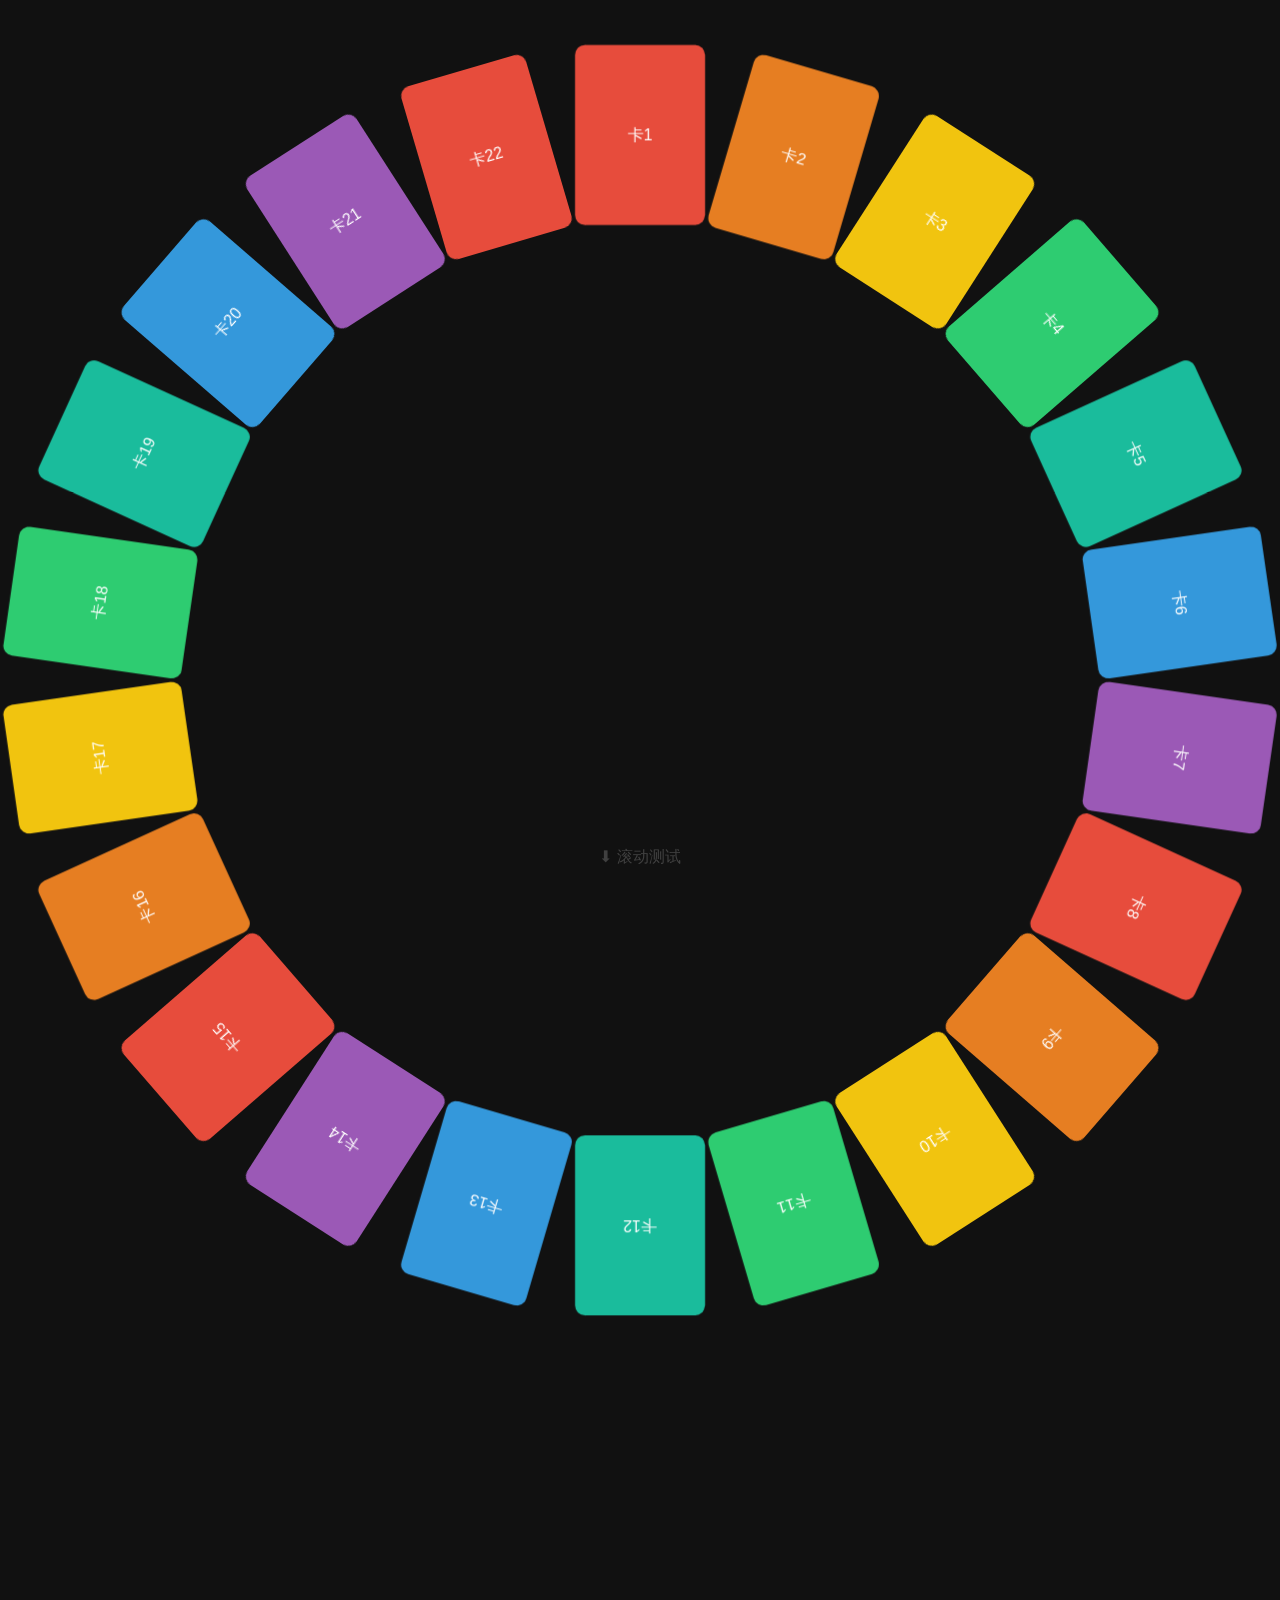
<file: test-circle.html>
<!DOCTYPE html>
<html>
<head>
<meta charset="UTF-8">
<meta name="viewport" content="width=device-width,initial-scale=1.0">
<title>圆形旋转测试</title>
<style>
*{margin:0;padding:0;box-sizing:border-box}
body{background:#111;color:#fff;height:3000vh;font-family:sans-serif}

@property --rotate {
  syntax: "<number>";
  inherits: true;
  initial-value: 0;
}

body {
  --cards: 22;
  animation: pageRotate 1s linear;
  animation-timeline: scroll(nearest block);
  animation-timing-function: steps(var(--cards));
}

@keyframes pageRotate {
  to { --rotate: 1; }
}

.wrapper {
  --cards: 22;
  --card-w: 130px;
  --card-h: 180px;
  --radius: calc(var(--card-w) * var(--cards) / (2 * 3.1416));
  
  position: fixed;
  width: calc(var(--radius) * 2);
  height: calc(var(--radius) * 2);
  top: calc(var(--card-h) + 5vh);
  left: 50%;
  transform-origin: center center;
  transform: translateX(-50%) rotate(calc(var(--rotate) * 360deg - 90deg));
}

.wrapper > div {
  --card-i: 0;
  --dist: 0;
  position: absolute;
  width: var(--card-w);
  height: var(--card-h);
  offset-path: circle(var(--radius) at 50% 50%);
  offset-distance: calc((var(--card-i) - 1) / var(--cards) * 100%);
  offset-rotate: auto;
  offset-anchor: 50% 100%;
  border-radius: 10px;
  display: flex;
  align-items: center;
  justify-content: center;
  font-size: 1rem;
  color: #fff;
  transition: all 0.3s;
}

.hint {
  position: fixed;
  bottom: 2rem;
  left: 50%;
  transform: translateX(-50%);
  color: rgba(255,255,255,0.2);
  z-index: 10;
}
</style>
</head>
<body>
<div class="hint">⬇ 滚动测试</div>
<section class="wrapper" id="wrap"></section>
<script>
var N = 22;
var colors = ['#e74c3c','#e67e22','#f1c40f','#2ecc71','#1abc9c','#3498db','#9b59b6','#e74c3c','#e67e22','#f1c40f','#2ecc71','#1abc9c','#3498db','#9b59b6','#e74c3c','#e67e22','#f1c40f','#2ecc71','#1abc9c','#3498db','#9b59b6','#e74c3c'];
var wrap = document.getElementById('wrap');
for (var i = 0; i < N; i++) {
  var d = document.createElement('div');
  d.style.setProperty('--card-i', i + 1);
  d.style.background = colors[i];
  d.textContent = '卡' + (i + 1);
  wrap.appendChild(d);
}

// JS fallback
var supported = false;
try { supported = CSS.supports && CSS.supports('animation-timeline', 'scroll()'); } catch(e) {}
if (!supported) {
  var ticking = false;
  window.addEventListener('scroll', function() {
    if (ticking) return;
    ticking = true;
    requestAnimationFrame(function() {
      var max = document.body.scrollHeight - window.innerHeight;
      var p = window.scrollY / max || 0;
      if (p > 1) p = 1; if (p < 0) p = 0;
      document.body.style.setProperty('--rotate', p);
      ticking = false;
    });
  }, {passive: true});
}
</script>
</body>
</html>
</file>
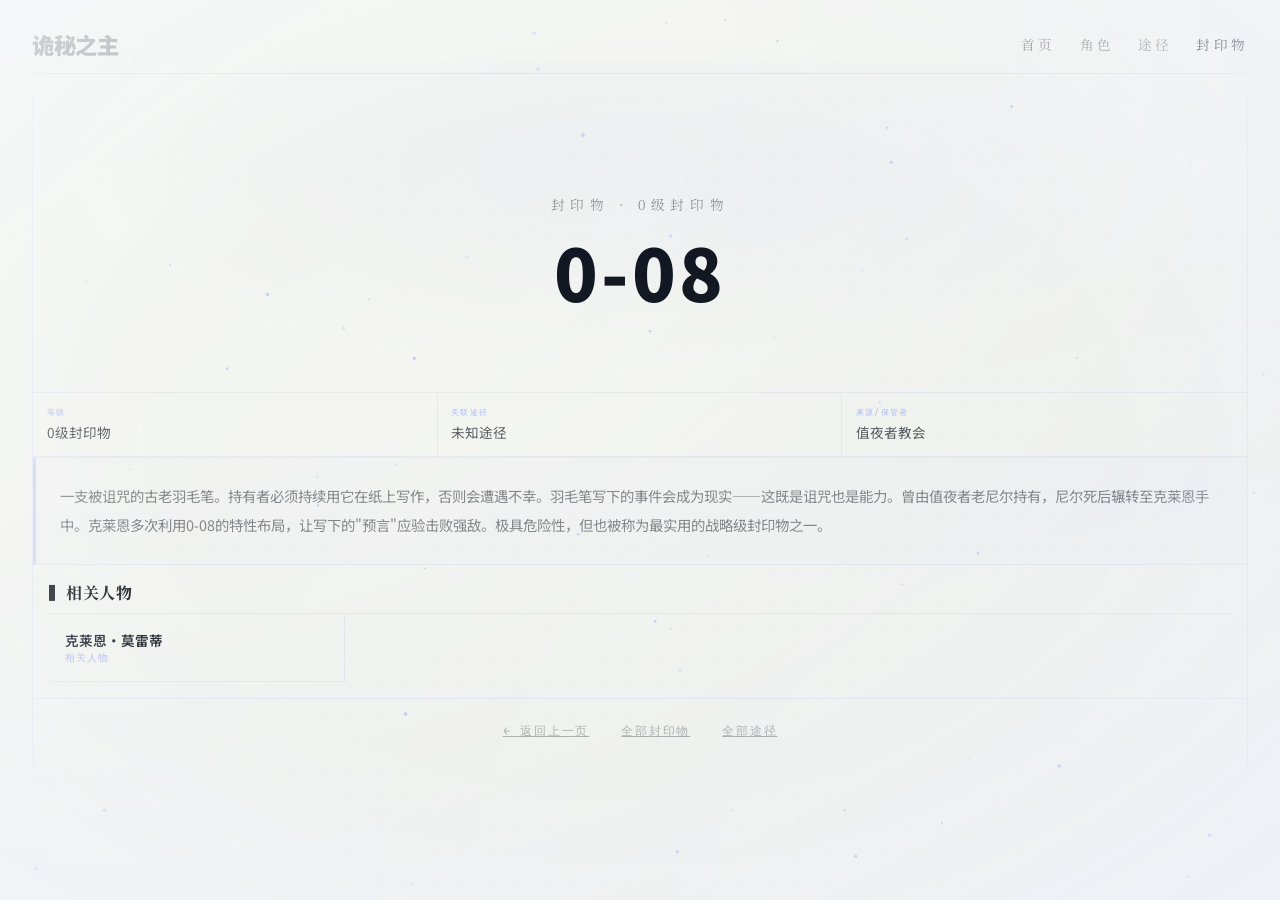
<file: pages/artifact.html>
<!DOCTYPE html>
<html lang="zh-Hans">
<head>
<meta charset="UTF-8">
<meta name="viewport" content="width=device-width,initial-scale=1.0">
<title id="pageTitle">封印物详情 — 诡秘之主</title>
<link href="https://fonts.googleapis.com/css2?family=Noto+Sans+SC:wght@200;300;400;500;600;700;900&family=Noto+Serif+SC:wght@400;600;700&family=JetBrains+Mono:wght@300;400;500&display=swap" rel="stylesheet">
<style>
@import url('https://fonts.googleapis.com/css2?family=Noto+Sans+SC:wght@200;300;400;500;600;700;900&family=Noto+Serif+SC:wght@400;600;700&family=JetBrains+Mono:wght@300;400;500&display=swap');
*,*::before,*::after{box-sizing:border-box;margin:0;padding:0}
html{font-size:16px;-webkit-font-smoothing:antialiased}
body{font-family:'Noto Sans SC',sans-serif;background:#07070d;color:#e8e4dc;min-height:100vh;overflow-x:hidden}
#noise-layer{pointer-events:none;position:fixed;inset:0;mix-blend-mode:difference;opacity:0.065;z-index:101}
#invert-layer{pointer-events:none;position:fixed;inset:0;background:color-mix(in srgb,#fff 100%,transparent);mix-blend-mode:difference;z-index:100}
#glow{pointer-events:none;position:fixed;inset:0;background:radial-gradient(ellipse at 0% 0%,rgba(255,189,56,0) 40%,rgba(255,189,56,0.40) 100%);mix-blend-mode:screen;opacity:0.15;z-index:99}
#glow2{pointer-events:none;position:fixed;inset:0;background:radial-gradient(ellipse at 100% 100%,rgba(180,120,50,0) 30%,rgba(180,120,50,0.35) 100%);mix-blend-mode:screen;opacity:0.12;z-index:98}
#vn{pointer-events:none;position:fixed;inset:0;background:radial-gradient(ellipse at center,transparent 55%,rgba(0,0,0,0.65) 100%);z-index:96}
#dots{pointer-events:none;position:fixed;inset:0;background-image:radial-gradient(rgba(255,215,0,0.025) 1px,transparent 1px);background-size:28px 28px;z-index:0}
#grain-c{pointer-events:none;position:fixed;inset:0;mix-blend-mode:overlay;opacity:0.04;z-index:98}
#tex-c{pointer-events:none;position:fixed;inset:0;mix-blend-mode:color-dodge;opacity:0.025;z-index:97}
#pt-c{pointer-events:none;position:fixed;inset:0;z-index:95;opacity:0.45}
main{position:relative;z-index:2;max-width:1400px;margin:0 auto;padding:2rem}
nav{display:flex;align-items:center;justify-content:space-between;padding:0 0 1rem;border-bottom:1px solid rgba(255,215,0,0.08);margin-bottom:1.5rem}
.nav-link{font-family:'Noto Serif SC',serif;font-size:0.85rem;letter-spacing:0.2rem;color:#e8e4dc;text-decoration:none;text-transform:uppercase;position:relative;transition:all 0.3s;opacity:0.55;display:inline-block}
.nav-link::after{content:'';position:absolute;bottom:-2px;left:50%;width:0;height:1px;background:#FFD700;transition:all 0.3s}
.nav-link:hover{opacity:1}
.nav-link:hover::after{left:0;width:100%}
@keyframes fsi{from{opacity:0;transform:translateY(20px)}to{opacity:1;transform:translateY(0)}}
@keyframes fu{to{opacity:1;transform:translateY(0)}}
.g{display:grid;grid-template-columns:repeat(12,1fr);gap:0;border-left:1px solid rgba(255,215,0,0.06);border-right:1px solid rgba(255,215,0,0.06)}
.gc{border-right:1px solid rgba(255,215,0,0.06);border-bottom:1px solid rgba(255,215,0,0.06);padding:1rem;transition:border-color 0.3s}
.gc:last-child{border-right:none}
.hero{display:flex;flex-direction:column;align-items:center;text-align:center;padding:5rem 1rem 4rem;gap:1.2rem;position:relative}
.hero::before{content:'';position:absolute;top:-20%;left:-10%;right:-10%;bottom:-20%;background:radial-gradient(ellipse at 50% 30%,rgba(255,215,0,0.03) 0%,transparent 60%);animation:hp 4s ease-in-out infinite;pointer-events:none;z-index:-1}
@keyframes hp{0%,100%{opacity:0.5;transform:scale(1)}50%{opacity:1;transform:scale(1.05)}}
.hero-sub{font-family:'Noto Serif SC',serif;font-size:0.85rem;letter-spacing:0.35rem;opacity:0.5;text-transform:uppercase;font-weight:300;animation:fsi 1s ease-out}
.hero-title{font-weight:900;font-size:clamp(2.5rem,6vw,4.5rem);line-height:1.06;letter-spacing:0.04em;mix-blend-mode:plus-lighter;animation:fsi 1s ease-out 0.2s both}
.hero-title .sub{display:block;margin-top:0.1em;font-size:0.45em;font-weight:300;opacity:0.2;letter-spacing:0.15em}
.info-grid{display:grid;grid-template-columns:repeat(3,1fr);gap:0;border-top:1px solid rgba(255,215,0,0.06)}
.info-item{padding:0.85rem;border-right:1px solid rgba(255,215,0,0.06);border-bottom:1px solid rgba(255,215,0,0.06)}
.info-item:nth-child(3n){border-right:none}
.info-item:hover{background:rgba(255,215,0,0.015)}
.info-label{font-family:'JetBrains Mono',monospace;font-size:0.5rem;color:rgba(255,215,0,0.3);letter-spacing:0.15em;text-transform:uppercase;margin-bottom:0.25rem}
.info-value{font-size:0.85rem;color:rgba(232,228,220,0.7);line-height:1.5}
.desc-box{padding:1.5rem;background:rgba(255,215,0,0.01);border-left:3px solid rgba(255,215,0,0.12);margin:0;font-size:0.9rem;line-height:2;color:rgba(232,228,220,0.5)}
.fade{opacity:0;transform:translateY(14px);animation:fu 0.7s ease-out forwards}
.fd1{animation-delay:0.15s}.fd2{animation-delay:0.3s}.fd3{animation-delay:0.45s}
.section-title{font-size:1rem;font-weight:700;mix-blend-mode:plus-lighter;margin-bottom:0.6rem;letter-spacing:0.05em;font-family:'Noto Serif SC',serif}
.tag{display:inline-block;background:rgba(255,215,0,0.04);padding:0.15rem 0.6rem;font-size:0.6rem;letter-spacing:0.08em;border:1px solid rgba(255,215,0,0.08);margin:0.15rem;border-radius:2px;color:rgba(232,228,220,0.5);transition:all 0.3s}
.related-grid{display:grid;grid-template-columns:repeat(4,1fr);gap:0;border-top:1px solid rgba(255,215,0,0.06)}
.rel-item{position:relative;padding:1rem;border-right:1px solid rgba(255,215,0,0.06);border-bottom:1px solid rgba(255,215,0,0.06);cursor:pointer;transition:all 0.3s}
.rel-item:nth-child(4n){border-right:none}
.rel-item:hover{background:rgba(255,215,0,0.015);transform:translateY(-2px)}
.rel-item:hover .rel-name{color:#FFD700}
.rel-name{font-size:0.85rem;font-weight:600;mix-blend-mode:plus-lighter;transition:color 0.3s}
.rel-title{font-size:0.6rem;color:rgba(255,215,0,0.3);font-family:'JetBrains Mono',monospace;letter-spacing:0.1em;margin-top:0.05rem}
@media(max-width:768px){
  main{padding:1rem}
  .info-grid{grid-template-columns:repeat(2,1fr)}
  .info-item:nth-child(3n){border-right:1px solid rgba(255,215,0,0.06)}
  .info-item:nth-child(2n){border-right:none}
  .related-grid{grid-template-columns:repeat(2,1fr)}
  .rel-item:nth-child(4n){border-right:1px solid rgba(255,215,0,0.06)}
  .rel-item:nth-child(2n){border-right:none}
  .hero{padding:3rem 0.5rem 2rem}
  .hero-title{font-size:clamp(2rem,8vw,3rem)}
}
</style>
</head>
<body>
<div id="noise-layer"></div>
<div id="invert-layer"></div>
<div id="glow"></div>
<div id="glow2"></div>
<div id="vn"></div>
<div id="dots"></div>
<canvas id="grain-c"></canvas>
<canvas id="tex-c"></canvas>
<canvas id="pt-c"></canvas>
<main>
<nav>
  <a href="../index.html" style="font-weight:900;font-size:1.4rem;line-height:1.1;letter-spacing:-0.02em;mix-blend-mode:plus-lighter;color:rgba(232,228,220,0.4);text-decoration:none">诡秘之主</a>
  <div style="display:flex;gap:1.5rem">
    <a href="../index.html" class="nav-link">首页</a>
    <a href="characters.html" class="nav-link">角色</a>
    <a href="pathways.html" class="nav-link">途径</a>
    <a href="artifacts.html" class="nav-link" style="opacity:1">封印物</a>
  </div>
</nav>
<div class="g"><div class="gc" style="grid-column:1/-1;border-bottom:none">
  <div class="hero">
    <div class="hero-sub" id="artHeroSub">封印物档案</div>
    <h1 class="hero-title" id="artTitle">—<span class="sub" id="artSub"></span></h1>
  </div>
</div></div>
<div class="g"><div class="gc" style="grid-column:1/-1;padding:0"><div class="info-grid" id="infoGrid"></div></div></div>
<div class="g"><div class="gc" style="grid-column:1/-1;padding:0"><div class="desc-box" id="artDesc"></div></div></div>
<div class="g"><div class="gc" style="grid-column:1/-1"><div class="section-title" style="mix-blend-mode:plus-lighter">▍相关人物</div><div class="related-grid" id="relatedGrid"></div></div></div>
<div class="g"><div class="gc" style="grid-column:1/-1;border-bottom:none;padding:1.5rem;text-align:center;display:flex;justify-content:center;gap:2rem;flex-wrap:wrap">
  <a href="#" onclick="history.back();return false" style="font-size:0.75rem;font-family:'JetBrains Mono',monospace;color:rgba(232,228,220,0.3);letter-spacing:0.15em;text-transform:uppercase;transition:color 0.3s">← 返回上一页</a>
  <a href="artifacts.html" style="font-size:0.75rem;font-family:'JetBrains Mono',monospace;color:rgba(232,228,220,0.3);letter-spacing:0.15em;text-transform:uppercase;transition:color 0.3s">全部封印物</a>
  <a href="pathways.html" style="font-size:0.75rem;font-family:'JetBrains Mono',monospace;color:rgba(232,228,220,0.3);letter-spacing:0.15em;text-transform:uppercase;transition:color 0.3s">全部途径</a>
</div></div>
</main>
<script>
// Canvas noise/grain/particles
function initCanvas(id){const c=document.getElementById(id);if(!c)return;const ctx=c.getContext('2d');function r(){c.width=window.innerWidth;c.height=window.innerHeight}r();window.addEventListener('resize',r);return{c,ctx,r}}
initCanvas('grain-c');setInterval(()=>{const c=document.getElementById('grain-c');if(!c)return;const w=c.width,h=c.height,id=c.getContext('2d').createImageData(w,h),b=id.data;for(let i=0;i<b.length;i+=4){b[i]=Math.random()*40+10;b[i+1]=b[i]*0.9;b[i+2]=b[i]*0.7;b[i+3]=25}c.getContext('2d').putImageData(id,0,0)},200);
initCanvas('tex-c');(function(){const c=document.getElementById('tex-c');if(!c)return;const ctx=c.getContext('2d'),w=c.width,h=c.height;const id=ctx.createImageData(w,h),b=id.data;for(let y=0;y<h;y++)for(let x=0;x<w;x++){const i=(y*w+x)*4,p=(Math.sin(x*0.05)+Math.sin(y*0.05))*15+128,n=Math.random()*8-4;b[i]=p+n;b[i+1]=p*0.8+n;b[i+2]=p*0.5+n;b[i+3]=15}ctx.putImageData(id,0,0)})();
const ptc=document.getElementById('pt-c'),ptctx=ptc.getContext('2d');let pw=0,ph=0,pts=[];function pr(){pw=ptc.width=window.innerWidth;ph=ptc.height=window.innerHeight;pts=[];for(let i=0;i<80;i++)pts.push({x:Math.random()*pw,y:Math.random()*ph,vx:(Math.random()-0.5)*0.25,vy:(Math.random()-0.5)*0.25,s:Math.random()*1.8+0.3,a:Math.random()*0.35+0.08})}
pr();window.addEventListener('resize',pr);(function dp(){ptctx.clearRect(0,0,pw,ph);for(const p of pts){p.x+=p.vx;p.y+=p.vy;if(p.x<0)p.x=pw;if(p.x>pw)p.x=0;if(p.y<0)p.y=ph;if(p.y>ph)p.y=0;ptctx.beginPath();ptctx.arc(p.x,p.y,p.s,0,Math.PI*2);ptctx.fillStyle=`rgba(255,215,0,${p.a})`;ptctx.fill()}requestAnimationFrame(dp)})();

// Artifact database
var ARTS = {
  '0-08': {n:'0-08',t:'羽毛笔',g:'0级封印物',c:'未知途径',p:'值夜者教会',d:'一支被诅咒的古老羽毛笔。持有者必须持续用它在纸上写作，否则会遭遇不幸。羽毛笔写下的事件会成为现实——这既是诅咒也是能力。曾由值夜者老尼尔持有，尼尔死后辗转至克莱恩手中。克莱恩多次利用0-08的特性布局，让写下的"预言"应验击败强敌。极具危险性，但也被称为最实用的战略级封印物之一。',r:['克莱恩·莫雷蒂']},
  '阿罗德斯之镜': {n:'阿罗德斯之镜',t:'魔镜',g:'0级封印物',c:'白塔途径（全知之眼）',p:'原为远古太阳神麾下',d:'封印了白塔途径序列1「全知之眼」阿罗德斯灵魂的古老魔镜。能以隐喻方式回答几乎所有问题，但每次提问都需支付代价（如血液、记忆、寿命等）。阿罗德斯性格非常狗腿谄媚，对克莱恩极度恭敬，自称"您忠实的镜子上级"，但对其他人则傲慢苛刻。是克莱恩最重要的情报来源之一。',r:['克莱恩·莫雷蒂']},
  '许愿神灯': {n:'许愿神灯',t:'青铜神灯',g:'0级封印物',c:'命运之轮途径',p:'古代遗迹',d:'一盏古老的青铜油灯，灯口封印着一位远古存在。共可许三次愿望，任何愿望都可实现，但每个愿望都伴随着可怕的代价和副作用。灯中之灵渴望被释放，为此会扭曲愿望的本质。克莱恩曾借助神灯对抗邪神子嗣，但也因此欠下了巨大的因果。是全书最危险的封印物之一。',r:['克莱恩·莫雷蒂']},
  '怪盗手套': {n:'怪盗手套',t:'窃盗手套',g:'0级封印物',c:'错误途径',p:'神秘组织',d:'一双能够窃取物品甚至抽象概念的神奇手套。拥有微弱的自我意识，佩戴者必须以大量非凡特性定期"喂养"它，否则会反噬主人。可以窃取对方的武器、能力甚至记忆，是错误途径的顶级封印物。极其危险但功能强大。',r:['阿蒙']},
  '0-01': {n:'0-01',t:'被缚典籍',g:'0级封印物',c:'未知',p:'值夜者教会',d:'一本被层层封印的厚重典籍，内部封印着一位古代存在。会与现实环境发生交互，影响周围人的精神状态。拥有极高的神秘学价值，是值夜者教会最危险的封印物之一。长期被严密看管在廷根市值夜者教堂的地下室内。克莱恩在廷根任职时曾近距离接触过。',r:[]},
  '0-02': {n:'0-02',t:'命运之盒',g:'0级封印物',c:'命运之轮途径',p:'值夜者教会',d:'蕴含强大命运之力的古老封印物。能够影响持有者的运程，让好运或厄运降临。但每次使用都会积累诅咒，最终导致灾难性的后果。是教会最难以控制的封印物之一，因其能力涉及命运领域。',r:[]},
  '0-03': {n:'0-03',t:'创世碎片',g:'0级封印物',c:'未知',p:'风暴教会',d:'与某条途径唯一性相关的顶级封印物。蕴含着改变现实的力量，被严格保管在风暴教会深处。传闻是远古神战留下的碎片。其具体能力和外观被各大教会高度保密，极少有人见过真容。',r:[]},
  '0-04': {n:'0-04',t:'亡灵之书',g:'0级封印物',c:'死神途径',p:'值夜者教会',d:'蕴含死神途径伟力的远古遗物。持有者可掌控亡灵、呼唤死者、操控冥界之门。但使用时会不断被死气侵蚀，逐渐丧失活人的情感与体温。长期持有者会变得如同活尸。',r:['阿兹克·艾格斯']},
  '全自动许愿机': {n:'全自动许愿机',t:'许愿机器',g:'1级封印物',c:'命运之轮途径',p:'某遗迹发现',d:'一台锈迹斑斑的古老投币机器，投入硬币后可以许愿。愿望会以某种方式实现，但许愿越多，许愿者的运气就越差——出门被鸟粪砸中、走路摔跤等"小厄运"会不断累积。克莱恩利用这台机器进行情报收集和资源转换，是性价比极高的神奇物品。',r:['克莱恩·莫雷蒂']},
  '无源之门': {n:'无源之门',t:'任意门',g:'1级封印物',c:'门途径',p:'亚伯拉罕家族',d:'一扇雕刻着奇异符文的华丽门框。使用者可以通过灵性判定连接到任何想去的地方，打开门即可一步跨越千里。是旅行者（门）途径的著名封印物。亚伯拉罕家族的传承之物。使用不当可能连接到危险的未知空间。',r:['佛尔思·沃尔']},
  '1-42': {n:'1-42',t:'录音水晶',g:'1级封印物',c:'阅读者途径',p:'值夜者教会',d:'一块能够记录和回放非凡事件声音的奇异水晶。常用于值夜者的调查取证工作。可以在案发现场捕捉残留的灵性声音，帮助还原事件经过。使用时会消耗灵性。',r:[]},
  '1-025': {n:'1-025',t:'精神之冠',g:'1级封印物',c:'观众途径',p:'值夜者教会',d:'来源于观众途径的封印物，形似一顶半透明的冠冕。能够大幅放大佩戴者的精神感知能力，洞悉他人的思维和情绪。但持续使用会导致精神负担过重，出现幻听和妄想症状。',r:[]},
  '安提哥努斯家族笔记': {n:'安提哥努斯家族笔记',t:'神秘笔记',g:'封印物 · 典籍',c:'占卜家途径',p:'安提哥努斯家族',d:'一本记载着占卜家途径高阶秘密的古老笔记。内藏序列1「诡秘侍者」的完整非凡特性，是克莱恩穿越后最早也是最重要的收获。笔记中残留着安提哥努斯家族的诅咒与封印，普通人翻阅会发疯。克莱恩凭借这本笔记一路晋升，最终成为愚者。',r:['克莱恩·莫雷蒂','阿蒙']},
  '海神权杖': {n:'海神权杖',t:'风暴权杖',g:'封印物 · 权杖',c:'暴君途径',p:'海上古遗迹',d:'暴君途径的神奇物品，形似缠绕着海藻的青铜权杖。持有者可以操控天气、召唤雷霆、掀起巨浪，是海上冒险家梦寐以求的至宝。克莱恩曾以格尔曼·斯帕罗身份短暂持有并使用其力量在海上狩猎海盗。',r:['克莱恩·莫雷蒂']},
  '黄昏巨剑': {n:'黄昏巨剑',t:'黄昏之剑',g:'封印物 · 武器',c:'黄昏巨人途径',p:'白银城',d:'战士途径的传说级封印物。剑身宽阔厚重，散发着橘红色的温暖光芒，蕴含着「黄昏」的力量。白银城首席科林·伊利亚特的佩剑，在神弃之地对抗黑暗数十年。是守护白银城民众的象征，也是对抗黑暗的关键武器。',r:['科林·伊利亚特','戴里克·伯格']},
  '星之杖': {n:'星之杖',t:'星辰手杖',g:'封印物 · 手杖',c:'观众/命运途径',p:'艾辛格·斯坦',d:'与星辰和命运之力密切相关的神秘手杖。可以大幅增幅持有者的预言和占卜能力，引导使用者找到想要的东西。贝克兰德著名侦探艾辛格·斯坦的成名物品，帮助他破获了无数神秘案件。',r:['艾辛格·斯坦','克莱恩·莫雷蒂']},
  '丧钟': {n:'丧钟',t:'丧钟符咒',g:'封印物 · 符咒',c:'愚者途径',p:'克莱恩·莫雷蒂制作',d:'克莱恩制作的顶级符咒之一。敲响丧钟时，会有无形的钟声穿透灵魂，对目标造成巨大伤害甚至直接致死。是克莱恩标志性的战斗手段之一，配合纸人替身和秘偶操控形成独特的战斗风格。"丧钟"之名令人闻风丧胆。',r:['克莱恩·莫雷蒂']},
  '愚弄符咒': {n:'愚弄符咒',t:'愚者之咒',g:'封印物 · 符咒',c:'愚者途径',p:'克莱恩·莫雷蒂制作',d:'克莱恩利用愚者权柄制作的神秘符咒。可以"愚弄"现实世界的规则，让不可能变为可能——比如让子弹拐弯、让火焰在水中燃烧。使用后往往产生出乎意料的效果，是克莱恩越级挑战强敌的杀手锏。',r:['克莱恩·莫雷蒂']},
  '克劳利的手杖': {n:'克劳利的手杖',t:'说服者',g:'封印物 · 手杖',c:'观众途径',p:'古代强者遗物',d:'古代观众途径强者克劳利留下的遗物。可以放大持有者的气场和语言感染力，让周围人更容易相信持有者的话语。表面是普通黑色手杖，实则蕴含催眠与暗示的力量。',r:[]},
  '创生者手杖': {n:'创生者手杖',t:'造物手杖',g:'封印物 · 手杖',c:'完美者途径',p:'罗塞尔时代遗物',d:'完美者途径的杰作，罗塞尔年代流传下来的神奇物品。拥有创造和修复万物的能力，可以理解机械结构、自动修复损坏物品。体现蒸汽与机械之神的伟力。',r:['罗塞尔·古斯塔夫','贝尔纳黛·古斯塔夫']},
  '黎明之剑': {n:'黎明之剑',t:'破晓之剑',g:'封印物 · 武器',c:'太阳途径',p:'永恒烈阳教会',d:'太阳途径的神圣之剑，剑身如凝聚的晨曦。蕴含着黎明与净化的伟力，对亡灵、黑暗生物和恶魔有极大的克制效果。剑光所至，黑暗退散。是永恒烈阳教会的圣物之一。',r:[]},
  '无暗者之灯': {n:'无暗者之灯',t:'永恒明灯',g:'封印物 · 灯具',c:'太阳途径',p:'白银城',d:'太阳途径的神奇物品，外形为古朴的铜灯。点燃后会散发出炽白光芒，可以驱散一切黑暗和隐秘，让藏匿者无所遁形。是探索神弃之地等永恒黑暗地区的必需装备。白银城曾用其对抗黑暗中的怪物。',r:['戴里克·伯格']},
  '命运之蛇的祝福': {n:'命运之蛇的祝福',t:'好运护符',g:'封印物 · 护符',c:'命运之轮途径',p:'威尔·昂赛汀',d:'威尔·昂赛汀（命运之蛇/水银之蛇）赠予的祝福物品。佩戴者会在关键时刻获得"巧合"的眷顾——比如敌人的子弹恰好卡壳、脚下的地板恰好塌陷等。克莱恩多次依靠这个护符在绝境中化险为夷。',r:['威尔·昂赛汀','克莱恩·莫雷蒂']},
  '狼之徽章': {n:'狼之徽章',t:'战争徽记',g:'封印物 · 徽章',c:'红祭司途径',p:'索伦家族',d:'红祭司途径的战争封印物，形如咆哮的狼头。佩戴时会大幅增强佩戴者的战斗意志、力量和速度。但也会引发嗜血的冲动，让人在战斗中失去理智。索伦家族的传承物品。',r:['梅迪奇']},
  '血之上校勋章': {n:'血之上校勋章',t:'血之勋章',g:'封印物 · 勋章',c:'母亲途径（变异）',p:'玫瑰学派',d:'玫瑰学派血之上校的象征物，蕴含着扭曲的生命炼金术奥秘。可以改造生命形态、融合不同物种的血肉。弗兰克·李曾持有此物，用其进行了一系列疯狂的生物实验。',r:['弗兰克·李']},
  '时之虫封印盒': {n:'时之虫封印盒',t:'时间之匣',g:'封印物 · 容器',c:'错误途径',p:'索罗亚斯德家族',d:'用于存放时之虫特性和封印物的特殊容器。盒内的时间流速比外界慢得多，可用于长时间保存容易腐败的非凡物品。索罗亚斯德家族的传承之物。帕列斯曾使用它保存自己的特性。',r:['帕列斯·索罗亚斯德','伦纳德·米切尔']},
  '源堡召唤之书': {n:'源堡召唤之书',t:'灰雾之书',g:'封印物 · 典籍',c:'愚者途径',p:'克莱恩·莫雷蒂',d:'与源堡建立联系的仪式书籍。可以通过特定的召唤仪式将目标拉入灰雾之上——塔罗会的聚会正是基于此。克莱恩借此建立了塔罗会的召唤体系，让成员在灰雾之上安全交流。',r:['克莱恩·莫雷蒂','奥黛丽·霍尔','阿尔杰·威尔逊']},
  '莫里亚蒂的怀表': {n:'莫里亚蒂的怀表',t:'灵感怀表',g:'封印物 · 计时器',c:'占卜家途径',p:'克莱恩制作',d:'克莱恩以夏洛克·莫里亚蒂侦探身份活动时制造的神奇怀表。可以测量周围的灵性强度、感知超凡者的存在。是侦探调查案件的得力工具。表盖内侧刻有"夏洛克·莫里亚蒂"字样。',r:['克莱恩·莫雷蒂']},
  '死神信封印章': {n:'死神信封印章',t:'火焰信封',g:'封印物 · 印章',c:'死神途径',p:'阿兹克·艾格斯',d:'阿兹克·艾格斯持有的特殊印章。盖在信封上后，信封会自动燃起不灭的火焰，飞向指定的收信人。兼具追踪与传讯功能，无论收信人在何处都能送达。信封上的火焰是阿兹克的标志。',r:['阿兹克·艾格斯']},
  '太阳圣杯': {n:'太阳圣杯',t:'净化之杯',g:'封印物 · 容器',c:'太阳途径',p:'永恒烈阳教会',d:'永恒烈阳教会的圣物，白银铸造的圣杯。注入清水后可以转化为具有强大净化效果的圣水，对亡灵、邪物和深渊生物有极强的杀伤力。教会在驱魔仪式中经常使用。',r:[]},
  '诅咒之匣': {n:'诅咒之匣',t:'厄运之匣',g:'封印物 · 容器',c:'被缚者途径',p:'节制派/放纵派',d:'被缚者途径的封印物。打开匣子会释放出存储在内的厄运诅咒，对敌人造成巨大的伤害。但每次使用都会加深持有者身上的诅咒印记。节制派希望摧毁它，放纵派则想利用它的力量。',r:['莎伦','马里奇']},
  '愚者面具': {n:'愚者面具',t:'愚者之面',g:'唯一性衍生',c:'愚者途径',p:'源堡',d:'愚者途径唯一性「源堡」衍生的半透明面具。佩戴后可获得部分愚者的权柄——操控秘偶、扭曲空间、愚弄命运。但也会面临被福生玄黄天尊残存意识侵蚀的风险。克莱恩最终将其改造为一件黑色双排扣风衣，作为愚者的象征。',r:['克莱恩·莫雷蒂']},
  '错误单片眼镜': {n:'错误单片眼镜',t:'窃运之镜',g:'唯一性衍生',c:'错误途径',p:'源堡',d:'错误途径唯一性衍生的水晶单片眼镜。佩戴者可以窃取他人的能力、记忆甚至命运。阿蒙的标志性道具，戴上它意味着"阿蒙来了"。最终在与克莱恩的决战中被克莱恩夺走，改为一双漆黑的窃盗手套。',r:['阿蒙','克莱恩·莫雷蒂']},
  '星屑手杖': {n:'星屑手杖',t:'万界之匙',g:'唯一性衍生',c:'门途径',p:'源堡',d:'门途径唯一性衍生的华丽手杖，镶嵌着点点星屑。持有者可以开启通往任何地方的门——无论是现实世界、灵界还是其他维度。蕴含空间权柄的顶级神器。',r:['克莱恩·莫雷蒂']},
  '骨骸之书': {n:'骨骸之书',t:'亡者圣典',g:'唯一性衍生',c:'死神途径',p:'冥界',d:'死神途径唯一性衍生的书册，由羽蛇蜿蜒盘旋而成。翻开书页可以召唤亡灵军团、打开冥界之门、掌控死亡权柄。是死神途径的最高成就之一。',r:['阿兹克·艾格斯']}
};

var name = new URLSearchParams(window.location.search).get('name');
if (!name || !ARTS[name]) name = '0-08';
var a = ARTS[name];
document.title = a.n + ' · 封印物 · 诡秘之主';
document.getElementById('artHeroSub').textContent = '封印物 · ' + a.g;
document.getElementById('artTitle').innerHTML = a.n + '<span class="sub" id="artSub">' + a.t + '</span>';
document.getElementById('artSub').textContent = '';
var infoHtml = '';
[
  ['等级', a.g],
  ['关联途径', a.c],
  ['来源/保管者', a.p]
].forEach(function(item) {
  infoHtml += '<div class="info-item"><div class="info-label">' + item[0] + '</div><div class="info-value">' + item[1] + '</div></div>';
});
document.getElementById('infoGrid').innerHTML = infoHtml;
document.getElementById('artDesc').textContent = a.d;

var rels = a.r || [];
var relHtml = '';
if (rels.length > 0) {
  rels.forEach(function(rn, i) {
    relHtml += '<div class="rel-item fade fd' + ((i%3)+1) + '" onclick="window.open(\'character.html?name=' + encodeURIComponent(rn) + '\',\'_self\')"><div class="rel-name">' + rn + '</div><div class="rel-title">相关人物</div></div>';
  });
} else {
  relHtml += '<div class="rel-item" style="grid-column:1/-1;text-align:center;opacity:0.3">暂无关联人物数据</div>';
}
document.getElementById('relatedGrid').innerHTML = relHtml;
setTimeout(function(){var ob=new IntersectionObserver(function(e){e.forEach(function(e){if(e.isIntersecting&&e.target.style.animationPlayState!=='running')e.target.style.animationPlayState='running'})},{threshold:0.08});document.querySelectorAll('#relatedGrid .fade').forEach(function(e){e.style.animationPlayState='paused';ob.observe(e)})},100);
</script>
</body>
</html>
</file>
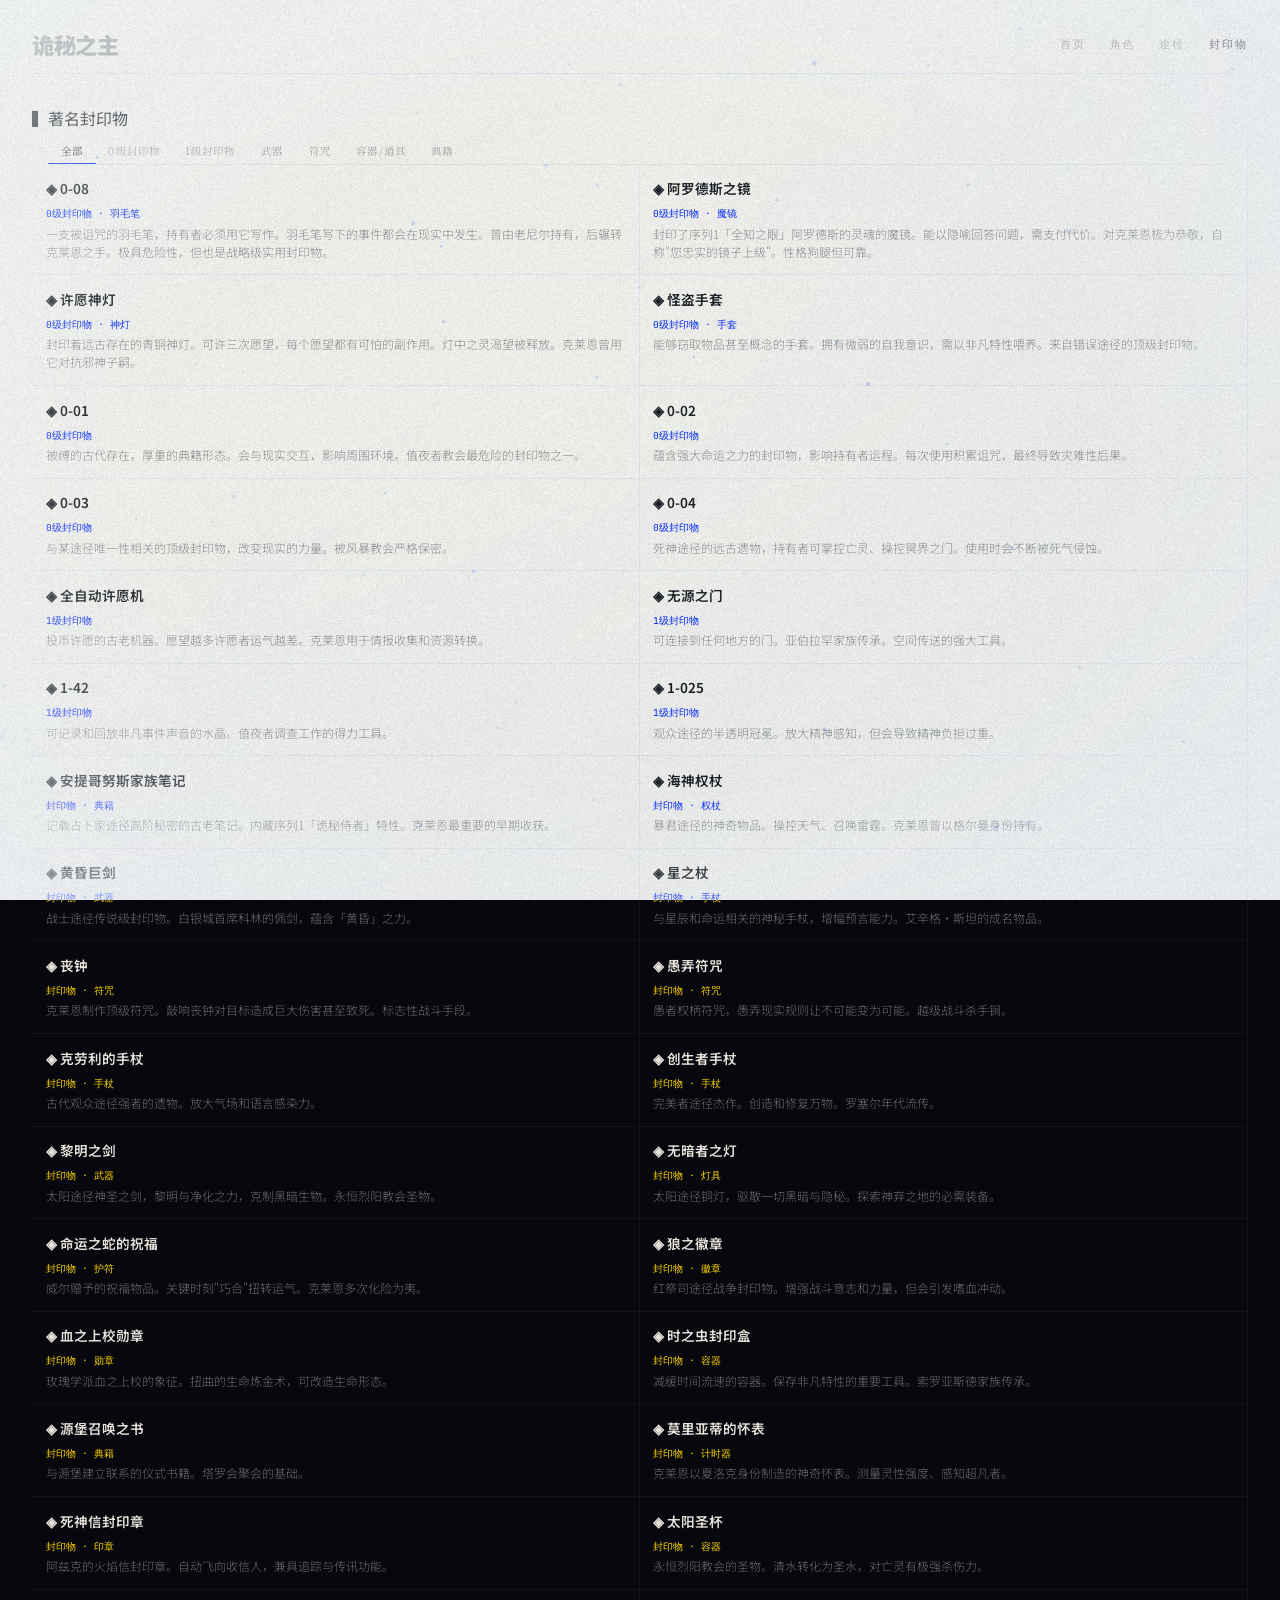
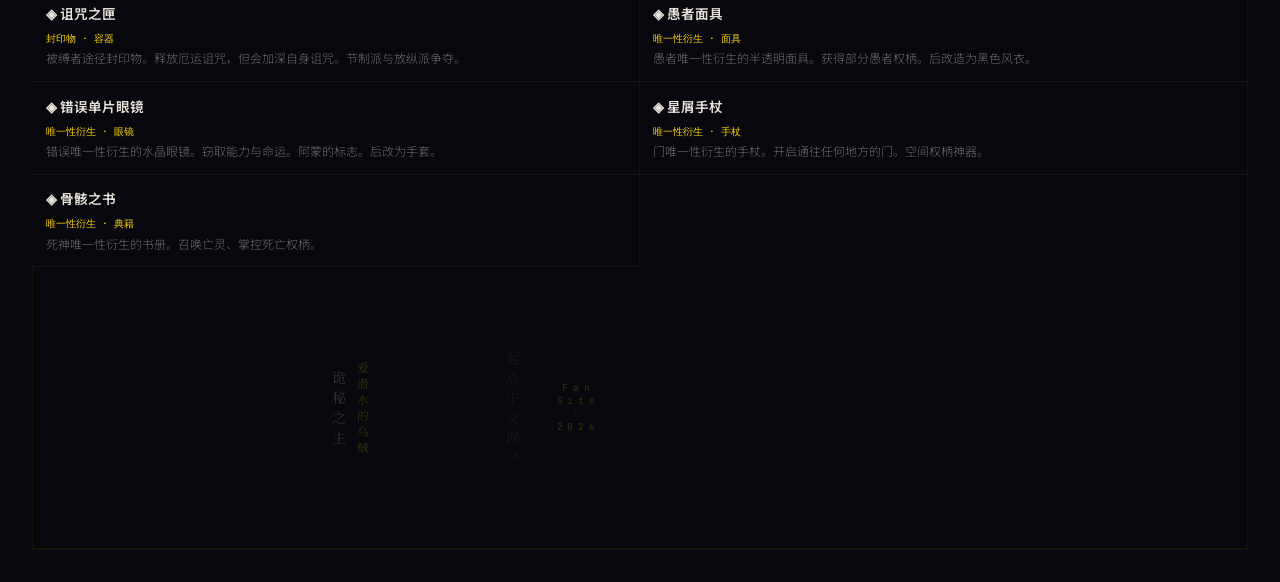
<file: pages/artifacts.html>
<!DOCTYPE html>
<html lang="zh-Hans">
<head>
<meta charset="UTF-8">
<meta name="viewport" content="width=device-width, initial-scale=1.0">
<title>诡秘之主 — 完整百科</title>
<style>
@import url('https://fonts.googleapis.com/css2?family=Noto+Sans+SC:wght@200;300;400;500;600;700;900&family=Noto+Serif+SC:wght@400;600;700&family=JetBrains+Mono:wght@300;400;500&display=swap');
*,*::before,*::after{box-sizing:border-box;margin:0;padding:0}
html{font-size:16px;-webkit-font-smoothing:antialiased}
body{font-family:'Noto Sans SC',sans-serif;background:#07070d;color:#e8e4dc;min-height:100vh;overflow-x:hidden}
#noise-layer{pointer-events:none;position:fixed;inset:0;mix-blend-mode:difference;opacity:0.065;z-index:101}
#invert-layer{pointer-events:none;position:fixed;inset:0;background:color-mix(in srgb,#fff 100%,transparent);mix-blend-mode:difference;z-index:100}
#glow{pointer-events:none;position:fixed;inset:0;background:radial-gradient(ellipse at 0% 0%,rgba(255,189,56,0) 40%,rgba(255,189,56,0.40) 100%);mix-blend-mode:screen;opacity:0.15;z-index:99}
#glow2{pointer-events:none;position:fixed;inset:0;background:radial-gradient(ellipse at 100% 100%,rgba(180,120,50,0) 30%,rgba(180,120,50,0.35) 100%);mix-blend-mode:screen;opacity:0.12;z-index:98}
#vn{pointer-events:none;position:fixed;inset:0;background:radial-gradient(ellipse at center,transparent 55%,rgba(0,0,0,0.65) 100%);z-index:96}
#dots{pointer-events:none;position:fixed;inset:0;background-image:radial-gradient(rgba(255,215,0,0.025) 1px,transparent 1px);background-size:28px 28px;z-index:0}
#grain-c{pointer-events:none;position:fixed;inset:0;mix-blend-mode:overlay;opacity:0.04;z-index:98}
#tex-c{pointer-events:none;position:fixed;inset:0;mix-blend-mode:color-dodge;opacity:0.025;z-index:97}
#pt-c{pointer-events:none;position:fixed;inset:0;z-index:95;opacity:0.45}
main{position:relative;z-index:2;max-width:1600px;margin:0 auto;padding:2rem}
header .g{border-top:1px solid rgba(255,215,0,0.1)}
.logo-text{font-weight:900;font-size:2.625rem;line-height:1;letter-spacing:0.0525rem;mix-blend-mode:plus-lighter;color:#e8e4dc;display:block;transition:text-shadow 0.3s;text-decoration:none}
.logo-text:hover{text-shadow:0 0 30px rgba(255,215,0,0.2)}
.nav-link{font-family:'Noto Serif SC',serif;font-size:0.85rem;letter-spacing:0.2rem;color:#e8e4dc;text-decoration:none;text-transform:uppercase;position:relative;transition:all 0.3s;opacity:0.55;display:inline-block}
.nav-link::after{content:'';position:absolute;bottom:-2px;left:50%;width:0;height:1px;background:#FFD700;transition:all 0.3s}
.nav-link:hover{opacity:1}
.nav-link:hover::after{left:0;width:100%}
@keyframes blink{0%,100%{opacity:1}50%{opacity:0}}
.social-link{opacity:0.35;transition:all 0.3s;color:#e8e4dc;display:inline-flex}
.social-link:hover{opacity:1;transform:translateY(-1px)}
.g{display:grid;grid-template-columns:repeat(12,1fr);gap:0;border-left:1px solid rgba(255,215,0,0.06);border-right:1px solid rgba(255,215,0,0.06)}
.gc{border-right:1px solid rgba(255,215,0,0.06);border-bottom:1px solid rgba(255,215,0,0.06);padding:1rem;transition:border-color 0.3s}
.gc:last-child{border-right:none}
.hero{display:flex;flex-direction:column;align-items:center;justify-content:center;text-align:center;padding:5.5rem 1rem 4.5rem;gap:1.5rem;position:relative}
.hero::before{content:'';position:absolute;top:-20%;left:-10%;right:-10%;bottom:-20%;background:radial-gradient(ellipse at 50% 30%,rgba(255,215,0,0.03) 0%,transparent 60%);animation:hp 4s ease-in-out infinite;pointer-events:none;z-index:-1}
@keyframes hp{0%,100%{opacity:0.5;transform:scale(1)}50%{opacity:1;transform:scale(1.05)}}
.hero-sub{font-family:'Noto Serif SC',serif;font-size:0.85rem;letter-spacing:0.35rem;opacity:0.5;text-transform:uppercase;font-weight:300;animation:fsi 1s ease-out}
.hero-title{font-weight:900;font-size:clamp(2.8rem,7vw,5.2rem);line-height:1.06;letter-spacing:0.04em;mix-blend-mode:plus-lighter;animation:fsi 1s ease-out 0.2s both}
.hero-title .sub{display:block;margin-top:0.08em;font-size:0.45em;font-weight:300;opacity:0.2;letter-spacing:0.15em}
.hero-desc{max-width:640px;font-size:1.05rem;line-height:1.9;opacity:0.5;font-weight:300;animation:fsi 1s ease-out 0.4s both}
@keyframes fsi{from{opacity:0;transform:translateY(20px)}to{opacity:1;transform:translateY(0)}}
.tbox{border:4px double rgba(232,228,220,0.2);position:relative;overflow:hidden}
.tbox::before{content:'';position:absolute;top:0;left:-100%;width:100%;height:1px;background:linear-gradient(90deg,transparent,rgba(255,215,0,0.3),transparent);animation:sl 3s ease-in-out infinite}
@keyframes sl{0%{left:-100%}100%{left:200%}}
.th{display:flex;align-items:center;gap:0.75rem;padding:0.5rem 0.75rem;border-bottom:1px solid rgba(255,215,0,0.06);background:rgba(0,0,0,0.25)}
.td{width:0.5rem;height:0.5rem;border-radius:50%}
.td:nth-child(1){background:#e8e4dc;mix-blend-mode:plus-lighter;animation:dp1 2s ease-in-out infinite}
.td:nth-child(2){background:rgba(232,228,220,0.4);animation:dp2 2s ease-in-out infinite 0.3s}
.td:nth-child(3){background:rgba(232,228,220,0.2);animation:dp3 2s ease-in-out infinite 0.6s}
@keyframes dp1{0%,100%{opacity:1}50%{opacity:0.4}}@keyframes dp2{0%,100%{opacity:0.8}50%{opacity:0.3}}@keyframes dp3{0%,100%{opacity:0.6}50%{opacity:0.2}}
.ttl{font-family:'JetBrains Mono',monospace;font-size:0.6rem;letter-spacing:0.12em;color:rgba(232,228,220,0.2)}
.tt{font-family:'JetBrains Mono',monospace;font-size:0.72rem;line-height:1.65;padding:1rem;overflow:hidden;white-space:pre-wrap;height:380px;color:#c8c4bc;background:rgba(0,0,0,0.15)}
.hl{color:#FFD700}.dim{color:rgba(232,228,220,0.3)}.gr{color:#6aaa6a}.cy{color:#5ab0c4}.rd{color:#c45a5a}.pu{color:#b48bb4}
.tc{display:inline-block;width:1ch;height:1em;background:#FFD700;animation:blink 0.6s step-end infinite;vertical-align:text-bottom}
.fg{display:grid;grid-template-columns:repeat(3,1fr)}
.fc{position:relative;padding:1.25rem;border-right:1px solid rgba(255,215,0,0.06);border-bottom:1px solid rgba(255,215,0,0.06);transition:all 0.3s}
.fg>.fc:nth-child(3n){border-right:none}
.fc:hover{background:rgba(255,215,0,0.015)}
.fch{position:absolute;inset:0;background:linear-gradient(135deg,rgba(255,215,0,0.06),transparent);opacity:0;transition:opacity 0.4s}
.fc:hover .fch{opacity:1}
.fl{font-family:'Noto Serif SC',serif;font-size:0.85rem;letter-spacing:0.12rem;mix-blend-mode:plus-lighter}
.ft{font-size:0.95rem;line-height:1.7;opacity:0.5;font-weight:300}
.sl{font-family:'Noto Serif SC',serif;font-size:0.875rem;letter-spacing:0.2rem}
.cg{display:grid;grid-template-columns:repeat(4,1fr)}
.cc{position:relative;padding:1.25rem 0.75rem;border-right:1px solid rgba(255,215,0,0.06);border-bottom:1px solid rgba(255,215,0,0.06);text-align:center;transition:all 0.3s;cursor:default}
.cg>.cc:nth-child(4n){border-right:none}
.cc:hover{background:rgba(255,215,0,0.015);transform:translateY(-2px)}
.ci{font-size:1.4rem;margin-bottom:0.15rem;display:block;color:rgba(255,215,0,0.3);letter-spacing:0.1em;font-weight:100}
.cc:hover .ci{color:rgba(255,215,0,0.6)}
.cn{font-weight:700;font-size:0.95rem;mix-blend-mode:plus-lighter;transition:color 0.3s}
.cc:hover .cn{color:#FFD700}
.ct{font-size:0.7rem;opacity:0.4;margin-top:0.1rem;font-family:'Noto Serif SC',serif;transition:opacity 0.3s}
.cc:hover .ct{opacity:0.7}
.cd{font-size:0.75rem;opacity:0.45;line-height:1.5;margin-top:0.35rem;font-weight:300}
.tb{display:flex;gap:0;border-bottom:1px solid rgba(232,228,220,0.06);flex-wrap:wrap;overflow-x:auto}
.tbn{position:relative;display:inline-flex;align-items:center;justify-content:center;white-space:nowrap;padding:0.35rem 0.8rem;font-family:'Noto Serif SC',serif;font-size:0.65rem;letter-spacing:0.1em;text-transform:uppercase;background:none;border:none;color:rgba(232,228,220,0.35);cursor:pointer;transition:all 0.3s;flex-shrink:0}
.tbn:hover{color:#e8e4dc;background:rgba(255,215,0,0.03)}
.tbn.act{color:#e8e4dc}
.tbn.act::after{content:'';position:absolute;bottom:0;left:0;right:0;height:1px;background:#FFD700;animation:tg 1.5s ease-in-out infinite}
@keyframes tg{0%,100%{opacity:0.6}50%{opacity:1}}
.sr{display:grid;grid-template-columns:3.5rem 1fr;gap:0;border-top:1px solid rgba(255,215,0,0.05);border-left:1px solid rgba(255,215,0,0.05);transition:all 0.2s}
.sr:last-of-type{border-bottom:1px solid rgba(255,215,0,0.05)}
.sr:hover{background:rgba(255,215,0,0.02)}
.sl2{border-right:1px solid rgba(255,215,0,0.05);padding:0.45rem 0.3rem;display:flex;align-items:center;justify-content:center;font-family:'Noto Serif SC',serif;font-size:0.65rem;letter-spacing:0.12em;color:rgba(255,215,0,0.35)}
.si{padding:0.45rem 0.75rem;text-align:left;font-size:0.78rem;opacity:0.65;line-height:1.5}
.og{display:grid;grid-template-columns:repeat(3,1fr)}
.oc{position:relative;padding:1rem;border-right:1px solid rgba(255,215,0,0.06);border-bottom:1px solid rgba(255,215,0,0.06);transition:all 0.3s}
.og>.oc:nth-child(3n){border-right:none}
.oc:hover{background:rgba(255,215,0,0.015)}
.oc h4{font-weight:600;font-size:0.9rem;mix-blend-mode:plus-lighter;margin-bottom:0.15rem;transition:color 0.3s}
.oc:hover h4{color:#FFD700}
.oc p{font-size:0.78rem;opacity:0.45;line-height:1.6;font-weight:300}
.ig{display:grid;grid-template-columns:repeat(2,1fr)}
.ic{position:relative;padding:0.85rem;border-right:1px solid rgba(255,215,0,0.06);border-bottom:1px solid rgba(255,215,0,0.06);transition:all 0.3s}
.ig>.ic:nth-child(2n){border-right:none}
.ic:hover{background:rgba(255,215,0,0.015)}
.ic h4{font-weight:600;font-size:0.85rem;mix-blend-mode:plus-lighter;transition:color 0.3s}
.ic:hover h4{color:#FFD700}
.ic .lv{font-size:0.6rem;color:#FFD700;font-family:'JetBrains Mono',monospace;mix-blend-mode:plus-lighter}
.ic p{font-size:0.75rem;opacity:0.45;line-height:1.5;font-weight:300;margin-top:0.15rem}
.vt{position:relative;padding-left:1.5rem}
.vt::before{content:'';position:absolute;left:0.5rem;top:0;bottom:0;width:1px;background:linear-gradient(to bottom,rgba(255,215,0,0.15),rgba(255,215,0,0.03))}
.vn{position:relative;padding:0.6rem 0 0.6rem 0.75rem;transition:all 0.3s;cursor:default}
.vn:hover{transform:translateX(4px)}
.vn::before{content:'';position:absolute;left:-0.75rem;top:1rem;width:0.45rem;height:0.45rem;border-radius:50%;background:rgba(255,215,0,0.15);border:1px solid rgba(255,215,0,0.3);transition:all 0.3s}
.vn:hover::before{background:rgba(255,215,0,0.4);border-color:#FFD700;box-shadow:0 0 12px rgba(255,215,0,0.2)}
.vn.gold::before{background:#FFD700;box-shadow:0 0 12px rgba(255,215,0,0.25);animation:dg 2s ease-in-out infinite}
@keyframes dg{0%,100%{box-shadow:0 0 8px rgba(255,215,0,0.2)}50%{box-shadow:0 0 20px rgba(255,215,0,0.4)}}
.vn .vn1{font-weight:600;font-size:0.9rem;mix-blend-mode:plus-lighter;transition:color 0.3s}
.vn:hover .vn1{color:#FFD700}
.vn .vn2{font-size:0.78rem;opacity:0.45;line-height:1.5}
.vn .vn3{font-size:0.6rem;opacity:0.2;font-family:'JetBrains Mono',monospace}
.qb{border-left:2px solid rgba(255,215,0,0.15);padding-left:1.25rem;font-style:italic;opacity:0.55;font-size:0.95rem;line-height:1.8}
.fade{opacity:0;transform:translateY(14px);animation:fu 0.7s ease-out forwards}
.fd1{animation-delay:0.15s}.fd2{animation-delay:0.3s}.fd3{animation-delay:0.45s}.fd4{animation-delay:0.6s}.fd5{animation-delay:0.75s}.fd6{animation-delay:0.9s}
@keyframes fu{to{opacity:1;transform:translateY(0)}}
.al{display:inline-flex;align-items:center;gap:0.5rem;background:none;border:none;color:rgba(232,228,220,0.45);font-family:'Noto Serif SC',serif;font-size:0.875rem;letter-spacing:0.2rem;text-transform:uppercase;cursor:pointer;transition:all 0.3s;text-decoration:none;position:relative}
.al::after{content:'';position:absolute;bottom:-2px;left:0;width:0;height:1px;background:#FFD700;transition:width 0.3s}
.al:hover{color:#FFD700;opacity:1}
.al:hover::after{width:100%}
.al svg{width:0.7rem;height:0.7rem;transition:transform 0.3s}
.al:hover svg{transform:translateX(4px)}
.fl2{font-family:'Noto Serif SC',serif;font-size:0.875rem;letter-spacing:0.2rem;text-decoration:none;color:#e8e4dc}
.cp1{background:rgba(255,215,0,0.02);border:1px solid rgba(255,215,0,0.06);padding:1rem;text-align:center;transition:all 0.3s;position:relative;overflow:hidden}
.cp1::before{content:'';position:absolute;top:0;left:-100%;width:100%;height:100%;background:linear-gradient(90deg,transparent,rgba(255,215,0,0.03),transparent);transition:left 0.5s}
.cp1:hover::before{left:100%}
.cp1:hover{border-color:rgba(255,215,0,0.2);transform:translateY(-2px)}
.cp1 .num{font-size:1.6rem;font-weight:900;color:#FFD700;mix-blend-mode:plus-lighter}
.cp1 .lb{font-size:0.7rem;opacity:0.35;margin-top:0.2rem}
.stats{display:grid;grid-template-columns:1fr 1fr;gap:0.75rem}
.tag{display:inline-block;background:rgba(255,215,0,0.03);padding:0.15rem 0.6rem;font-size:0.65rem;letter-spacing:0.08em;border:1px solid rgba(255,215,0,0.06);margin:0.15rem;border-radius:2px;color:rgba(232,228,220,0.5);transition:all 0.3s;cursor:default}
.tag:hover{background:rgba(255,215,0,0.08);border-color:rgba(255,215,0,0.15)}
@media(max-width:768px){
  main{padding:1rem}
  .fg,.og{grid-template-columns:1fr}
  .fg>.fc:nth-child(3n),.og>.oc:nth-child(3n){border-right:1px solid rgba(255,215,0,0.06)}
  .cg{grid-template-columns:repeat(2,1fr)}
  .cg>.cc:nth-child(4n){border-right:1px solid rgba(255,215,0,0.06)}
  .cg>.cc:nth-child(2n){border-right:none}
  .ig{grid-template-columns:1fr}
  .ig>.ic:nth-child(2n){border-right:1px solid rgba(255,215,0,0.06)}
  .hm{display:none!important}
  .logo-text{font-size:1.6rem}
  .hero{padding:3rem 0.5rem 2rem}
  .hero-title{font-size:clamp(2rem,8vw,3rem)}
  .stats{grid-template-columns:1fr}
}
@media(min-width:769px)and(max-width:1024px){
  .fg,.og{grid-template-columns:repeat(2,1fr)}
  .fg>.fc:nth-child(3n),.og>.oc:nth-child(3n){border-right:1px solid rgba(255,215,0,0.06)}
  .fg>.fc:nth-child(2n),.og>.oc:nth-child(2n){border-right:none}
  .cg{grid-template-columns:repeat(3,1fr)}
  .cg>.cc:nth-child(4n){border-right:1px solid rgba(255,215,0,0.06)}
  .cg>.cc:nth-child(3n){border-right:none}
}
</style></head><body>
<body>
<div id="invert-layer"></div>
<div id="glow"></div>
<div id="glow2"></div>
<div id="vn"></div>
<div id="dots"></div>
<canvas id="noise-layer"></canvas>
<canvas id="grain-c"></canvas>
<canvas id="tex-c"></canvas>
<canvas id="pt-c"></canvas>

<main>

<nav style="display:flex;align-items:center;justify-content:space-between;padding:0 0 1rem;border-bottom:1px solid rgba(255,215,0,0.08);margin-bottom:2rem">
  <a href="../index.html" style="font-weight:900;font-size:1.4rem;line-height:1.1;letter-spacing:-0.02em;mix-blend-mode:plus-lighter;color:rgba(232,228,220,0.4);text-decoration:none">诡秘之主</a>
  <div style="display:flex;gap:1.5rem">
    <a href="../index.html" style="font-family:JetBrains Mono,monospace;font-size:0.7rem;letter-spacing:0.12rem;color:rgba(232,228,220,0.4);text-decoration:none;text-transform:uppercase">首页</a>
    <a href="characters.html" style="font-family:JetBrains Mono,monospace;font-size:0.7rem;letter-spacing:0.12rem;color:rgba(232,228,220,0.4);text-decoration:none;text-transform:uppercase">角色</a>
    <a href="pathways.html" style="font-family:JetBrains Mono,monospace;font-size:0.7rem;letter-spacing:0.12rem;color:rgba(232,228,220,0.4);text-decoration:none;text-transform:uppercase">途径</a>
    <a href="artifacts.html" style="font-family:JetBrains Mono,monospace;font-size:0.7rem;letter-spacing:0.12rem;color:rgba(232,228,220,0.4);text-decoration:none;text-transform:uppercase"><span style="color:#e8e4dc">封印物</span></a>
  </div>
</nav>▍著名封印物</strong></div></div>
  <div class="gc" style="grid-column:1/-1;padding:0.5rem 1rem 0;border-bottom:none">
    <div class="tb" id="filterBar">
      <button class="tbn act" onclick="sw(this,'all')">全部</button>
      <button class="tbn" onclick="sw(this,'0')">0级封印物</button>
      <button class="tbn" onclick="sw(this,'1')">1级封印物</button>
      <button class="tbn" onclick="sw(this,'武器')">武器</button>
      <button class="tbn" onclick="sw(this,'符咒')">符咒</button>
      <button class="tbn" onclick="sw(this,'容器')">容器/道具</button>
      <button class="tbn" onclick="sw(this,'典籍')">典籍</button>
    </div>
  </div>
  <div class="gc" style="grid-column:1/-1;padding:0;border-bottom:none;"><div class="ig" id="artGrid"></div></div>
</div>

<div class="g" style="border-bottom:1px solid rgba(255,215,0,0.06);">
  <div class="gc" style="grid-column:span 12;display:flex;flex-direction:column;align-items:center;text-align:center;padding:4rem 1rem;">
    <div class="fade" style="max-width:650px;">
      <small class="sl" style="opacity:0.2;margin-bottom:1rem;letter-spacing:0.3rem;">
<footer class="g">
  <div class="gc" style="display:flex;align-items:center;gap:0.5rem;"><small class="fl2">诡秘之主</small><small style="color:#FFD700;mix-blend-mode:plus-lighter;">爱潜水的乌贼</small></div>
  <div class="gc hm"></div><div class="gc hm"></div>
  <div class="gc" style="display:flex;align-items:center;"><a href="https://www.qidian.com/book/1010731093/" class="fl2" style="opacity:0.35;">起点中文网 ↗</a></div>
  <div class="gc" style="display:flex;align-items:center;justify-content:flex-end;"><small style="color:#FFD700;mix-blend-mode:plus-lighter;font-family:'JetBrains Mono',monospace;font-size:0.6rem;">Fan Site · 2026</small></div>
</footer>

</main>
<script>
function initCanvas(id){const c=document.getElementById(id);if(!c)return;const ctx=c.getContext('2d');function r(){c.width=window.innerWidth;c.height=window.innerHeight}r();window.addEventListener('resize',r);return{c,ctx,r}}
initCanvas('noise-layer');setInterval(()=>{const c=document.getElementById('noise-layer');if(!c)return;const w=c.width,h=c.height,id=c.getContext('2d').createImageData(w,h),b=id.data;for(let i=0;i<b.length;i+=4){const v=Math.random()*255;b[i]=v;b[i+1]=v;b[i+2]=v;b[i+3]=255}c.getContext('2d').putImageData(id,0,0)},100);
initCanvas('tex-c');(function(){const c=document.getElementById('tex-c');if(!c)return;const ctx=c.getContext('2d'),w=c.width,h=c.height;const id=ctx.createImageData(w,h),b=id.data;for(let y=0;y<h;y++)for(let x=0;x<w;x++){const i=(y*w+x)*4,p=(Math.sin(x*0.05)+Math.sin(y*0.05))*15+128,n=Math.random()*8-4;b[i]=p+n;b[i+1]=p*0.8+n;b[i+2]=p*0.5+n;b[i+3]=15}ctx.putImageData(id,0,0)})();
initCanvas('grain-c');setInterval(()=>{const c=document.getElementById('grain-c');if(!c)return;const w=c.width,h=c.height,id=c.getContext('2d').createImageData(w,h),b=id.data;for(let i=0;i<b.length;i+=4){b[i]=Math.random()*40+10;b[i+1]=b[i]*0.9;b[i+2]=b[i]*0.7;b[i+3]=25}c.getContext('2d').putImageData(id,0,0)},200);
const ptc=document.getElementById('pt-c'),ptctx=ptc.getContext('2d');let pw=0,ph=0,pts=[];
function pr(){pw=ptc.width=window.innerWidth;ph=ptc.height=window.innerHeight;pts=[];for(let i=0;i<80;i++)pts.push({x:Math.random()*pw,y:Math.random()*ph,vx:(Math.random()-0.5)*0.25,vy:(Math.random()-0.5)*0.25,s:Math.random()*1.8+0.3,a:Math.random()*0.35+0.08})}
pr();window.addEventListener('resize',pr);
(function dp(){ptctx.clearRect(0,0,pw,ph);for(const p of pts){p.x+=p.vx;p.y+=p.vy;if(p.x<0)p.x=pw;if(p.x>pw)p.x=0;if(p.y<0)p.y=ph;if(p.y>ph)p.y=0;ptctx.beginPath();ptctx.arc(p.x,p.y,p.s,0,Math.PI*2);ptctx.fillStyle=`rgba(255,215,0,${p.a})`;ptctx.fill()}requestAnimationFrame(dp)})();
const tl=[{d:'$',c:'hl',t:' ./lotm --scan --mode=full'},{d:'',c:'dim',t:'[SYSTEM] 正在载入灰雾之上...'},{d:'',c:'dim',t:'[SYSTEM] 检测到源质共鸣——'},{d:'',c:'hl',t:'「诡秘之主」'},{d:'',c:'dim',t:'[01:23] 非凡特性聚合定律  ████████████░░ 83%'},{d:'',c:'dim',t:'[01:25] 解析 '},{d:'',c:'cy',t:'「愚者」'},{d:'',c:'dim',t:' 序列0 权柄...'},{d:'',c:'dim',t:'[01:27] 时之虫 总数：'},{d:'',c:'hl',t:'3,648,911'},{d:'',c:'dim',t:'[01:30] 跳转至 '},{d:'',c:'gr',t:'贝克兰德'},{d:'',c:'dim',t:' · 皇后区 · 155号'},{d:'',c:'dim',t:'[01:32] '},{d:'',c:'rd',t:'⚠ 高能预警：'},{d:'',c:'dim',t:'源堡坐标暴露'},{d:'',c:'dim',t:'[01:33] '},{d:'',c:'pu',t:'◇ 异常实体：'},{d:'',c:'dim',t:'阿蒙 (时之虫 · 错误途径)'},{d:'',c:'dim',t:'[01:34] 激活 '},{d:'',c:'hl',t:'「错乱时间线」'},{d:'',c:'dim',t:' 防御协议...'},{d:'',c:'dim',t:'[01:36] 来自 '},{d:'',c:'cy',t:'周明瑞'},{d:'',c:'dim',t:' 的精神印记：'},{d:'',c:'gr',t:'  "总要有人去守护这些美好。"'},{d:'',c:'dim',t:'[01:38] 序列升级路径：'},{d:'',c:'hl',t:'占卜家→小丑→魔术师→无面人→秘偶大师→诡法师→古代学者→奇迹师→诡秘侍者→愚者'},{d:'',c:'dim',t:'[01:40] 塔罗会成员信息加载完毕'},{d:'',c:'dim',t:'[01:42] 命运之轮 开始转动...'},{d:'',c:'dim',t:'[01:45] '},{d:'',c:'pu',t:'◇ 外神低语：'},{d:'',c:'dim',t:'混沌海 · 母神 · 欲望母树...'},{d:'',c:'dim',t:'[01:48] '},{d:'',c:'hl',t:'「福生玄黄天尊」'},{d:'',c:'dim',t:' 咒文共鸣启动'},{d:'',c:'rd',t:'▓▓▓▓▓▓▓▓▓▓▓▓▓▓▓▓▓▓▓▓ 扫描完成 100%'},{d:'$',c:'hl',t:' '},{d:'',c:'dim',t:'诡秘之主途径验证通过。系统就绪。'}];const el=document.getElementById('tt');if(el){let ci=0;const tc=tl.reduce((a,l)=>a+(l.d||'').length+(l.t||'').length+1,0);function tp(){if(ci>=tc){setTimeout(()=>{ci=0;tp()},3000);return}let h='',cl=ci;ci++;for(const l of tl){let ln=(l.d||'')+(l.t||'')+'\n';if(cl<=0)break;if(cl>=ln.length){if(l.d)h+=`<span class="dim">${l.d}</span>`;h+=`<span class="${l.c}">${l.t||''}</span>\n`;cl-=ln.length}else{let r=cl;if(l.d&&r>0){const pd=l.d.slice(0,Math.min(r,l.d.length));h+=`<span class="dim">${pd}</span>`;r-=pd.length}if(r>0)h+=`<span class="${l.c}">${(l.t||'').slice(0,Math.min(r,(l.t||'').length))}</span>`;cl=0}}h+='<span class="tc"></span>';el.innerHTML=h;const ch=ci>0?(function(){let c=0;for(const l of tl){const ln=(l.d||'')+(l.t||'')+'\n';if(c+ln.length>=ci)return ln[ci-c-1];c+=ln.length}return''})():'';setTimeout(tp,ch==='\n'?35:ch===' '?12:10)}tp()}
function sw(btn,id){document.querySelectorAll('.tbn').forEach(b=>b.classList.remove('act'));btn.classList.add('act');document.querySelectorAll('.sp').forEach(p=>p.style.display='none');document.getElementById('p-'+id).style.display='block'}
(function(){const ob=new IntersectionObserver(e=>{e.forEach(e=>{if(e.isIntersecting&&e.target.style.animationPlayState!=='running')e.target.style.animationPlayState='running'})},{threshold:0.08});document.querySelectorAll('.fade').forEach(e=>{e.style.animationPlayState='paused';ob.observe(e)})})();
(function(){const el=document.querySelector('[data-count]');if(!el)return;const ob=new IntersectionObserver(([e])=>{if(e.isIntersecting){let c=0;const iv=setInterval(()=>{c+=7;if(c>=447){c=447;clearInterval(iv)}el.textContent=c},30);ob.unobserve(el)}},{threshold:0.5});ob.observe(el)})();

// Artifact data with categories
var ART_DATA = [
  {n:'0-08',t:'0级封印物 · 羽毛笔',c:'0',d:'一支被诅咒的羽毛笔，持有者必须用它写作。羽毛笔写下的事件都会在现实中发生。曾由老尼尔持有，后辗转克莱恩之手。极具危险性，但也是战略级实用封印物。',s:'0级封印物',b:'羽毛笔'},
  {n:'阿罗德斯之镜',t:'0级封印物 · 魔镜',c:'0',d:'封印了序列1「全知之眼」阿罗德斯的灵魂的魔镜。能以隐喻回答问题，需支付代价。对克莱恩极为恭敬，自称"您忠实的镜子上级"。性格狗腿但可靠。',s:'0级封印物',b:'魔镜'},
  {n:'许愿神灯',t:'0级封印物 · 神灯',c:'0',d:'封印着远古存在的青铜神灯。可许三次愿望，每个愿望都有可怕的副作用。灯中之灵渴望被释放。克莱恩曾用它对抗邪神子嗣。',s:'0级封印物',b:'神灯'},
  {n:'怪盗手套',t:'0级封印物 · 手套',c:'0',d:'能够窃取物品甚至概念的手套。拥有微弱的自我意识，需以非凡特性喂养。来自错误途径的顶级封印物。',s:'0级封印物',b:'手套'},
  {n:'0-01',t:'0级封印物',c:'0',d:'被缚的古代存在，厚重的典籍形态。会与现实交互，影响周围环境。值夜者教会最危险的封印物之一。',s:'0级封印物',b:'典籍'},
  {n:'0-02',t:'0级封印物',c:'0',d:'蕴含强大命运之力的封印物，影响持有者运程。每次使用积累诅咒，最终导致灾难性后果。',s:'0级封印物',b:'道具'},
  {n:'0-03',t:'0级封印物',c:'0',d:'与某途径唯一性相关的顶级封印物，改变现实的力量。被风暴教会严格保密。',s:'0级封印物',b:'道具'},
  {n:'0-04',t:'0级封印物',c:'0',d:'死神途径的远古遗物，持有者可掌控亡灵、操控冥界之门。使用时会不断被死气侵蚀。',s:'0级封印物',b:'典籍'},
  {n:'全自动许愿机',t:'1级封印物',c:'1',d:'投币许愿的古老机器。愿望越多许愿者运气越差。克莱恩用于情报收集和资源转换。',s:'1级封印物',b:'道具'},
  {n:'无源之门',t:'1级封印物',c:'1',d:'可连接到任何地方的门。亚伯拉罕家族传承。空间传送的强大工具。',s:'1级封印物',b:'道具'},
  {n:'1-42',t:'1级封印物',c:'1',d:'可记录和回放非凡事件声音的水晶。值夜者调查工作的得力工具。',s:'1级封印物',b:'道具'},
  {n:'1-025',t:'1级封印物',c:'1',d:'观众途径的半透明冠冕。放大精神感知，但会导致精神负担过重。',s:'1级封印物',b:'道具'},
  {n:'安提哥努斯家族笔记',t:'封印物 · 典籍',c:'典籍',d:'记载占卜家途径高阶秘密的古老笔记。内藏序列1「诡秘侍者」特性。克莱恩最重要的早期收获。',s:'典籍',b:'典籍'},
  {n:'海神权杖',t:'封印物 · 权杖',c:'武器',d:'暴君途径的神奇物品。操控天气、召唤雷霆。克莱恩曾以格尔曼身份持有。',s:'权杖',b:'武器'},
  {n:'黄昏巨剑',t:'封印物 · 武器',c:'武器',d:'战士途径传说级封印物。白银城首席科林的佩剑，蕴含「黄昏」之力。',s:'武器',b:'武器'},
  {n:'星之杖',t:'封印物 · 手杖',c:'武器',d:'与星辰和命运相关的神秘手杖，增幅预言能力。艾辛格·斯坦的成名物品。',s:'手杖',b:'武器'},
  {n:'丧钟',t:'封印物 · 符咒',c:'符咒',d:'克莱恩制作顶级符咒。敲响丧钟对目标造成巨大伤害甚至致死。标志性战斗手段。',s:'符咒',b:'符咒'},
  {n:'愚弄符咒',t:'封印物 · 符咒',c:'符咒',d:'愚者权柄符咒，愚弄现实规则让不可能变为可能。越级战斗杀手锏。',s:'符咒',b:'符咒'},
  {n:'克劳利的手杖',t:'封印物 · 手杖',c:'武器',d:'古代观众途径强者的遗物。放大气场和语言感染力。',s:'手杖',b:'武器'},
  {n:'创生者手杖',t:'封印物 · 手杖',c:'武器',d:'完美者途径杰作。创造和修复万物。罗塞尔年代流传。',s:'手杖',b:'武器'},
  {n:'黎明之剑',t:'封印物 · 武器',c:'武器',d:'太阳途径神圣之剑，黎明与净化之力，克制黑暗生物。永恒烈阳教会圣物。',s:'武器',b:'武器'},
  {n:'无暗者之灯',t:'封印物 · 灯具',c:'道具',d:'太阳途径铜灯，驱散一切黑暗与隐秘。探索神弃之地的必需装备。',s:'灯具',b:'道具'},
  {n:'命运之蛇的祝福',t:'封印物 · 护符',c:'道具',d:'威尔赠予的祝福物品。关键时刻"巧合"扭转运气。克莱恩多次化险为夷。',s:'护符',b:'道具'},
  {n:'狼之徽章',t:'封印物 · 徽章',c:'道具',d:'红祭司途径战争封印物。增强战斗意志和力量，但会引发嗜血冲动。',s:'徽章',b:'道具'},
  {n:'血之上校勋章',t:'封印物 · 勋章',c:'道具',d:'玫瑰学派血之上校的象征。扭曲的生命炼金术，可改造生命形态。',s:'勋章',b:'道具'},
  {n:'时之虫封印盒',t:'封印物 · 容器',c:'容器',d:'减缓时间流速的容器。保存非凡特性的重要工具。索罗亚斯德家族传承。',s:'容器',b:'容器'},
  {n:'源堡召唤之书',t:'封印物 · 典籍',c:'典籍',d:'与源堡建立联系的仪式书籍。塔罗会聚会的基础。',s:'典籍',b:'典籍'},
  {n:'莫里亚蒂的怀表',t:'封印物 · 计时器',c:'道具',d:'克莱恩以夏洛克身份制造的神奇怀表。测量灵性强度、感知超凡者。',s:'计时器',b:'道具'},
  {n:'死神信封印章',t:'封印物 · 印章',c:'道具',d:'阿兹克的火焰信封印章。自动飞向收信人，兼具追踪与传讯功能。',s:'印章',b:'道具'},
  {n:'太阳圣杯',t:'封印物 · 容器',c:'容器',d:'永恒烈阳教会的圣物。清水转化为圣水，对亡灵有极强杀伤力。',s:'容器',b:'容器'},
  {n:'诅咒之匣',t:'封印物 · 容器',c:'容器',d:'被缚者途径封印物。释放厄运诅咒，但会加深自身诅咒。节制派与放纵派争夺。',s:'容器',b:'容器'},
  {n:'愚者面具',t:'唯一性衍生 · 面具',c:'武器',d:'愚者唯一性衍生的半透明面具。获得部分愚者权柄。后改造为黑色风衣。',s:'唯一性',b:'武器'},
  {n:'错误单片眼镜',t:'唯一性衍生 · 眼镜',c:'武器',d:'错误唯一性衍生的水晶眼镜。窃取能力与命运。阿蒙的标志。后改为手套。',s:'唯一性',b:'武器'},
  {n:'星屑手杖',t:'唯一性衍生 · 手杖',c:'武器',d:'门唯一性衍生的手杖。开启通往任何地方的门。空间权柄神器。',s:'唯一性',b:'武器'},
  {n:'骨骸之书',t:'唯一性衍生 · 典籍',c:'典籍',d:'死神唯一性衍生的书册。召唤亡灵、掌控死亡权柄。',s:'唯一性',b:'典籍'}
];
var curFilter = 'all';
function renderArts(filter){
  curFilter = filter;
  var html = '';
  var filtered = filter === 'all' ? ART_DATA : ART_DATA.filter(function(a){return a.c === filter});
  filtered.forEach(function(a, i){
    var delay = (i % 6) + 1;
    html += '<div class="ic fade fd' + delay + '" onclick="location.href=\'artifact.html?name=' + encodeURIComponent(a.n) + '\'" style="cursor:pointer"><h4>◈ ' + a.n + '</h4><span class="lv">' + a.t + '</span><p>' + a.d + '</p></div>';
  });
  document.getElementById('artGrid').innerHTML = html;
  // Re-run intersection observer for new fade elements
  setTimeout(function(){
    var ob = new IntersectionObserver(function(e){e.forEach(function(e){if(e.isIntersecting&&e.target.style.animationPlayState!=='running')e.target.style.animationPlayState='running'})},{threshold:0.08});
    document.querySelectorAll('#artGrid .fade').forEach(function(e){e.style.animationPlayState='paused';ob.observe(e)});
  }, 50);
}
function sw(btn, id){
  document.querySelectorAll('.tbn').forEach(function(b){b.classList.remove('act')});
  btn.classList.add('act');
  renderArts(id);
}
renderArts('all');
</script>
</body>
</html>
</file>
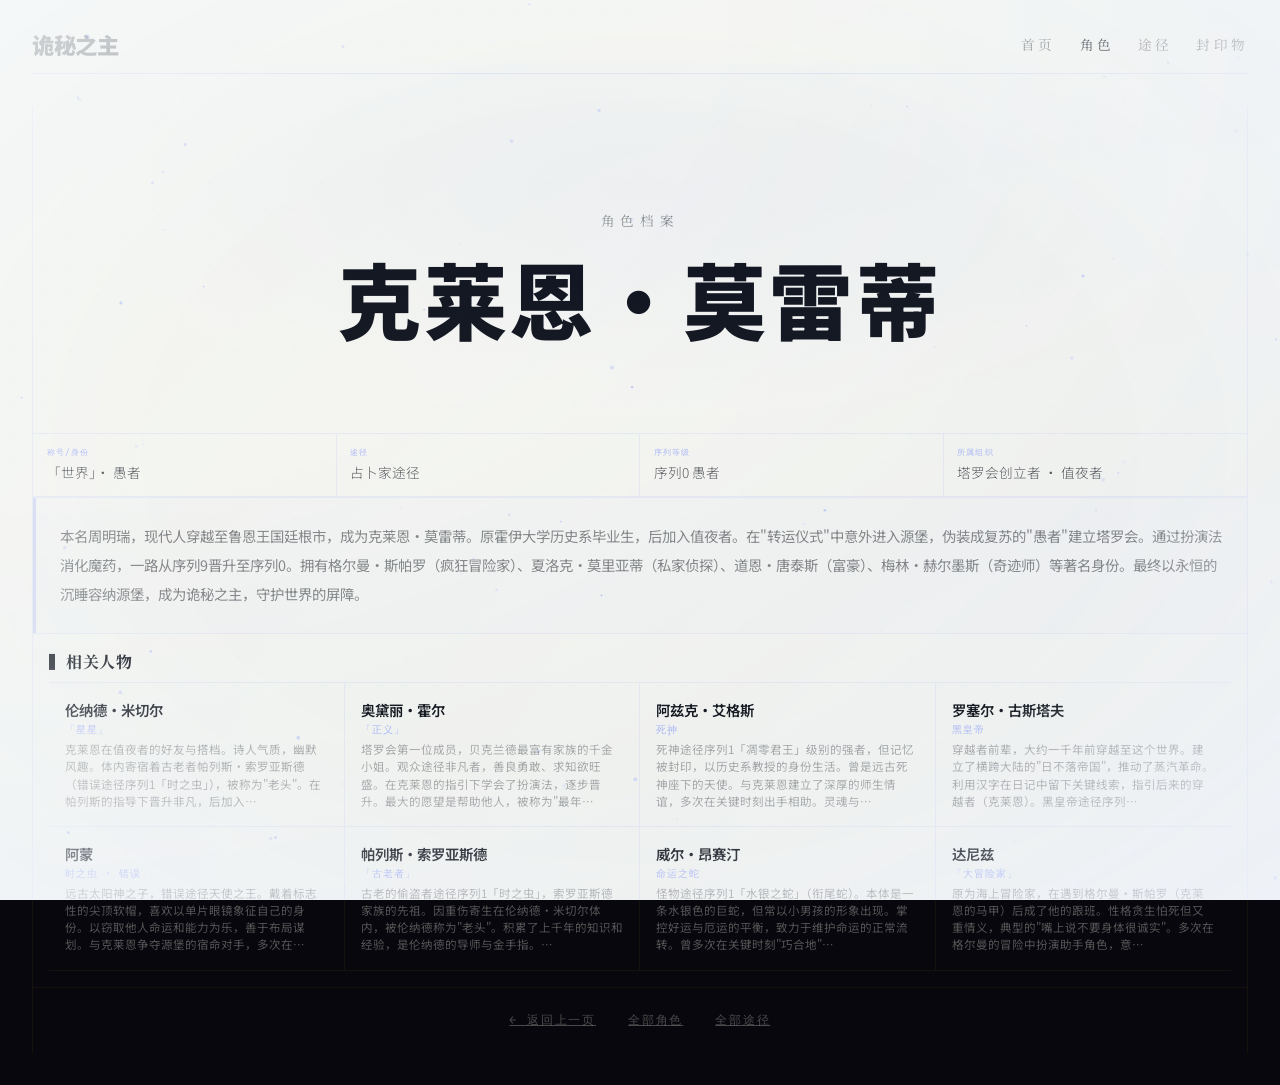
<file: pages/character.html>
<!DOCTYPE html>
<html lang="zh-Hans">
<head>
<meta charset="UTF-8">
<meta name="viewport" content="width=device-width,initial-scale=1.0">
<title id="pageTitle">角色详情 — 诡秘之主</title>
<link href="https://fonts.googleapis.com/css2?family=Noto+Sans+SC:wght@200;300;400;500;600;700;900&family=Noto+Serif+SC:wght@400;600;700&family=JetBrains+Mono:wght@300;400;500&display=swap" rel="stylesheet">
<style>
@import url('https://fonts.googleapis.com/css2?family=Noto+Sans+SC:wght@200;300;400;500;600;700;900&family=Noto+Serif+SC:wght@400;600;700&family=JetBrains+Mono:wght@300;400;500&display=swap');
*,*::before,*::after{box-sizing:border-box;margin:0;padding:0}
html{font-size:16px;-webkit-font-smoothing:antialiased}
body{font-family:'Noto Sans SC',sans-serif;background:#07070d;color:#e8e4dc;min-height:100vh;overflow-x:hidden}
#noise-layer{pointer-events:none;position:fixed;inset:0;mix-blend-mode:difference;opacity:0.065;z-index:101}
#invert-layer{pointer-events:none;position:fixed;inset:0;background:color-mix(in srgb,#fff 100%,transparent);mix-blend-mode:difference;z-index:100}
#glow{pointer-events:none;position:fixed;inset:0;background:radial-gradient(ellipse at 0% 0%,rgba(255,189,56,0) 40%,rgba(255,189,56,0.40) 100%);mix-blend-mode:screen;opacity:0.15;z-index:99}
#glow2{pointer-events:none;position:fixed;inset:0;background:radial-gradient(ellipse at 100% 100%,rgba(180,120,50,0) 30%,rgba(180,120,50,0.35) 100%);mix-blend-mode:screen;opacity:0.12;z-index:98}
#vn{pointer-events:none;position:fixed;inset:0;background:radial-gradient(ellipse at center,transparent 55%,rgba(0,0,0,0.65) 100%);z-index:96}
#dots{pointer-events:none;position:fixed;inset:0;background-image:radial-gradient(rgba(255,215,0,0.025) 1px,transparent 1px);background-size:28px 28px;z-index:0}
#grain-c{pointer-events:none;position:fixed;inset:0;mix-blend-mode:overlay;opacity:0.04;z-index:98}
#tex-c{pointer-events:none;position:fixed;inset:0;mix-blend-mode:color-dodge;opacity:0.025;z-index:97}
#pt-c{pointer-events:none;position:fixed;inset:0;z-index:95;opacity:0.45}
main{position:relative;z-index:2;max-width:1600px;margin:0 auto;padding:2rem}
.logo-text{font-weight:900;font-size:2.625rem;line-height:1;letter-spacing:0.0525rem;mix-blend-mode:plus-lighter;color:#e8e4dc;display:block;transition:text-shadow 0.3s;text-decoration:none}
.logo-text:hover{text-shadow:0 0 30px rgba(255,215,0,0.2)}
.nav-link{font-family:'Noto Serif SC',serif;font-size:0.85rem;letter-spacing:0.2rem;color:#e8e4dc;text-decoration:none;text-transform:uppercase;position:relative;transition:all 0.3s;opacity:0.55;display:inline-block}
.nav-link::after{content:'';position:absolute;bottom:-2px;left:50%;width:0;height:1px;background:#FFD700;transition:all 0.3s}
.nav-link:hover{opacity:1}
.nav-link:hover::after{left:0;width:100%}
@keyframes blink{0%,100%{opacity:1}50%{opacity:0}}
@keyframes fsi{from{opacity:0;transform:translateY(20px)}to{opacity:1;transform:translateY(0)}}
@keyframes fu{to{opacity:1;transform:translateY(0)}}
.g{display:grid;grid-template-columns:repeat(12,1fr);gap:0;border-left:1px solid rgba(255,215,0,0.06);border-right:1px solid rgba(255,215,0,0.06)}
.gc{border-right:1px solid rgba(255,215,0,0.06);border-bottom:1px solid rgba(255,215,0,0.06);padding:1rem;transition:border-color 0.3s}
.gc:last-child{border-right:none}
.hero{display:flex;flex-direction:column;align-items:center;justify-content:center;text-align:center;padding:5.5rem 1rem 4.5rem;gap:1.5rem;position:relative}
.hero::before{content:'';position:absolute;top:-20%;left:-10%;right:-10%;bottom:-20%;background:radial-gradient(ellipse at 50% 30%,rgba(255,215,0,0.03) 0%,transparent 60%);animation:hp 4s ease-in-out infinite;pointer-events:none;z-index:-1}
@keyframes hp{0%,100%{opacity:0.5;transform:scale(1)}50%{opacity:1;transform:scale(1.05)}}
.hero-sub{font-family:'Noto Serif SC',serif;font-size:0.85rem;letter-spacing:0.35rem;opacity:0.5;text-transform:uppercase;font-weight:300;animation:fsi 1s ease-out}
.hero-title{font-weight:900;font-size:clamp(2.8rem,7vw,5.2rem);line-height:1.06;letter-spacing:0.04em;mix-blend-mode:plus-lighter;animation:fsi 1s ease-out 0.2s both}
.hero-title .sub{display:block;margin-top:0.08em;font-size:0.45em;font-weight:300;opacity:0.2;letter-spacing:0.15em}
.section-title{font-size:1rem;font-weight:700;mix-blend-mode:plus-lighter;margin-bottom:0.6rem;letter-spacing:0.05em;font-family:'Noto Serif SC',serif}
.info-grid{display:grid;grid-template-columns:repeat(4,1fr);gap:0;border-top:1px solid rgba(255,215,0,0.06)}
.info-item{padding:0.85rem;border-right:1px solid rgba(255,215,0,0.06);border-bottom:1px solid rgba(255,215,0,0.06)}
.info-item:nth-child(4n){border-right:none}
.info-item:hover{background:rgba(255,215,0,0.015)}
.info-label{font-family:'JetBrains Mono',monospace;font-size:0.5rem;color:rgba(255,215,0,0.3);letter-spacing:0.15em;text-transform:uppercase;margin-bottom:0.25rem}
.info-value{font-size:0.85rem;color:rgba(232,228,220,0.7);line-height:1.5;font-weight:300}
.desc-box{padding:1.5rem;background:rgba(255,215,0,0.01);border-left:3px solid rgba(255,215,0,0.12);margin:0;font-size:0.9rem;line-height:2;color:rgba(232,228,220,0.5)}
.related-grid{display:grid;grid-template-columns:repeat(4,1fr);gap:0;border-top:1px solid rgba(255,215,0,0.06)}
.rel-item{position:relative;padding:1rem;border-right:1px solid rgba(255,215,0,0.06);border-bottom:1px solid rgba(255,215,0,0.06);cursor:pointer;transition:all 0.3s}
.rel-item:nth-child(4n){border-right:none}
.rel-item:hover{background:rgba(255,215,0,0.015);transform:translateY(-2px)}
.rel-item:hover .rel-name{color:#FFD700}
.rel-name{font-size:0.9rem;font-weight:600;mix-blend-mode:plus-lighter;transition:color 0.3s}
.rel-title{font-size:0.65rem;color:rgba(255,215,0,0.3);font-family:'JetBrains Mono',monospace;letter-spacing:0.1em;margin-top:0.1rem}
.rel-bio{font-size:0.72rem;color:rgba(232,228,220,0.35);line-height:1.5;margin-top:0.25rem}
.fade{opacity:0;transform:translateY(14px);animation:fu 0.7s ease-out forwards}
.fd1{animation-delay:0.15s}.fd2{animation-delay:0.3s}.fd3{animation-delay:0.45s}.fd4{animation-delay:0.6s}.fd5{animation-delay:0.75s}.fd6{animation-delay:0.9s}
nav{display:flex;align-items:center;justify-content:space-between;padding:0 0 1rem;border-bottom:1px solid rgba(255,215,0,0.08);margin-bottom:2rem}
@media(max-width:768px){
  main{padding:1rem}
  .info-grid{grid-template-columns:repeat(2,1fr)}
  .info-item:nth-child(4n){border-right:1px solid rgba(255,215,0,0.06)}
  .info-item:nth-child(2n){border-right:none}
  .related-grid{grid-template-columns:repeat(2,1fr)}
  .rel-item:nth-child(4n){border-right:1px solid rgba(255,215,0,0.06)}
  .rel-item:nth-child(2n){border-right:none}
  .hero{padding:3rem 0.5rem 2rem}
  .hero-title{font-size:clamp(2rem,8vw,3rem)}
}
@media(max-width:480px){
  .info-grid,.related-grid{grid-template-columns:1fr}
  .info-item:nth-child(2n){border-right:1px solid rgba(255,215,0,0.06)}
  .rel-item:nth-child(2n){border-right:1px solid rgba(255,215,0,0.06)}
  nav{flex-direction:column;gap:0.5rem}
}
</style>
</head>
<body>
<div id="noise-layer"></div>
<div id="invert-layer"></div>
<div id="glow"></div>
<div id="glow2"></div>
<div id="vn"></div>
<div id="dots"></div>
<canvas id="grain-c"></canvas>
<canvas id="tex-c"></canvas>
<canvas id="pt-c"></canvas>
<main>
<nav>
  <a href="../index.html" style="font-weight:900;font-size:1.4rem;line-height:1.1;letter-spacing:-0.02em;mix-blend-mode:plus-lighter;color:rgba(232,228,220,0.4);text-decoration:none">诡秘之主</a>
  <div style="display:flex;gap:1.5rem">
    <a href="../index.html" class="nav-link">首页</a>
    <a href="characters.html" class="nav-link" style="opacity:1">角色</a>
    <a href="pathways.html" class="nav-link">途径</a>
    <a href="artifacts.html" class="nav-link">封印物</a>
  </div>
</nav>
<div class="g"><div class="gc" style="grid-column:1/-1;border-bottom:none">
  <div class="hero">
    <div class="hero-sub" id="charHeroSub">角色档案</div>
    <h1 class="hero-title" id="charTitle">—<span class="sub" id="charSub"></span></h1>
  </div>
</div></div>
<div class="g"><div class="gc" style="grid-column:1/-1;padding:0"><div class="info-grid" id="infoGrid"></div></div></div>
<div class="g"><div class="gc" style="grid-column:1/-1;padding:0"><div class="desc-box" id="charDesc"></div></div></div>
<div class="g"><div class="gc" style="grid-column:1/-1"><div class="section-title" style="mix-blend-mode:plus-lighter">▍相关人物</div><div class="related-grid" id="relatedGrid"></div></div></div>
<div class="g"><div class="gc" style="grid-column:1/-1;border-bottom:none;padding:1.5rem;text-align:center;display:flex;justify-content:center;gap:2rem;flex-wrap:wrap">
  <a href="#" onclick="history.back();return false" style="font-size:0.75rem;font-family:'JetBrains Mono',monospace;color:rgba(232,228,220,0.3);letter-spacing:0.15em;text-transform:uppercase;transition:color 0.3s">← 返回上一页</a>
  <a href="characters.html" style="font-size:0.75rem;font-family:'JetBrains Mono',monospace;color:rgba(232,228,220,0.3);letter-spacing:0.15em;text-transform:uppercase;transition:color 0.3s">全部角色</a>
  <a href="pathways.html" style="font-size:0.75rem;font-family:'JetBrains Mono',monospace;color:rgba(232,228,220,0.3);letter-spacing:0.15em;text-transform:uppercase;transition:color 0.3s">全部途径</a>
</div></div>
</main>
<script>
// Canvas rendering (matching original site style)
function initCanvas(id){
  const c=document.getElementById(id);
  if(!c)return;
  const ctx=c.getContext('2d');
  function r(){c.width=window.innerWidth;c.height=window.innerHeight}
  r();
  window.addEventListener('resize',r);
  return{c,ctx,r}
}
// Noise layer
initCanvas('grain-c');
setInterval(()=>{
  const c=document.getElementById('grain-c');
  if(!c)return;
  const w=c.width,h=c.height,id=c.getContext('2d').createImageData(w,h),b=id.data;
  for(let i=0;i<b.length;i+=4){b[i]=Math.random()*40+10;b[i+1]=b[i]*0.9;b[i+2]=b[i]*0.7;b[i+3]=25}
  c.getContext('2d').putImageData(id,0,0)
},200);
// Texture
initCanvas('tex-c');
(function(){
  const c=document.getElementById('tex-c');
  if(!c)return;
  const ctx=c.getContext('2d'),w=c.width,h=c.height;
  const id=ctx.createImageData(w,h),b=id.data;
  for(let y=0;y<h;y++)for(let x=0;x<w;x++){
    const i=(y*w+x)*4,p=(Math.sin(x*0.05)+Math.sin(y*0.05))*15+128,n=Math.random()*8-4;
    b[i]=p+n;b[i+1]=p*0.8+n;b[i+2]=p*0.5+n;b[i+3]=15
  }
  ctx.putImageData(id,0,0)
})();
// Particles
const ptc=document.getElementById('pt-c'),ptctx=ptc.getContext('2d');
let pw=0,ph=0,pts=[];
function pr(){
  pw=ptc.width=window.innerWidth;
  ph=ptc.height=window.innerHeight;
  pts=[];
  for(let i=0;i<80;i++)pts.push({x:Math.random()*pw,y:Math.random()*ph,vx:(Math.random()-0.5)*0.25,vy:(Math.random()-0.5)*0.25,s:Math.random()*1.8+0.3,a:Math.random()*0.35+0.08})
}
pr();
window.addEventListener('resize',pr);
(function dp(){
  ptctx.clearRect(0,0,pw,ph);
  for(const p of pts){
    p.x+=p.vx;p.y+=p.vy;
    if(p.x<0)p.x=pw;if(p.x>pw)p.x=0;
    if(p.y<0)p.y=ph;if(p.y>ph)p.y=0;
    ptctx.beginPath();
    ptctx.arc(p.x,p.y,p.s,0,Math.PI*2);
    ptctx.fillStyle=`rgba(255,215,0,${p.a})`;
    ptctx.fill()
  }
  requestAnimationFrame(dp)
})();
// Intersection observer for fade-in
(function(){
  const ob=new IntersectionObserver(e=>{e.forEach(e=>{if(e.isIntersecting&&e.target.style.animationPlayState!=='running')e.target.style.animationPlayState='running'})},{threshold:0.08});
  document.querySelectorAll('.fade').forEach(e=>{e.style.animationPlayState='paused';ob.observe(e)})
})();

// ====== CHARACTER DATA ======
var CHARS = {
  '克莱恩·莫雷蒂': {n:'克莱恩·莫雷蒂',t:'「世界」· 愚者',p:'占卜家途径',s:'序列0 愚者',c:'塔罗会创立者 · 值夜者',d:'本名周明瑞，现代人穿越至鲁恩王国廷根市，成为克莱恩·莫雷蒂。原霍伊大学历史系毕业生，后加入值夜者。在"转运仪式"中意外进入源堡，伪装成复苏的"愚者"建立塔罗会。通过扮演法消化魔药，一路从序列9晋升至序列0。拥有格尔曼·斯帕罗（疯狂冒险家）、夏洛克·莫里亚蒂（私家侦探）、道恩·唐泰斯（富豪）、梅林·赫尔墨斯（奇迹师）等著名身份。最终以永恒的沉睡容纳源堡，成为诡秘之主，守护世界的屏障。'},
  '伦纳德·米切尔': {n:'伦纳德·米切尔',t:'「星星」',p:'不眠者途径',s:'序列3 恐惧主教',c:'值夜者红手套队长 · 塔罗会',d:'克莱恩在值夜者的好友与搭档。诗人气质，幽默风趣。体内寄宿着古老者帕列斯·索罗亚斯德（错误途径序列1「时之虫」），被称为"老头"。在帕列斯的指导下晋升非凡，后加入红手套并成为队长。塔罗会「星星」。'},
  '奥黛丽·霍尔': {n:'奥黛丽·霍尔',t:'「正义」',p:'观众途径',s:'序列3 织梦人',c:'霍尔伯爵千金 · 塔罗会',d:'塔罗会第一位成员，贝克兰德最富有家族的千金小姐。观众途径非凡者，善良勇敢、求知欲旺盛。在克莱恩的指引下学会了扮演法，逐步晋升。最大的愿望是帮助他人，被称为"最年轻的半神"。曾多次在关键事件中发挥作用，包括解决贝克兰德大雾霾事件。'},
  '阿尔杰·威尔逊': {n:'阿尔杰·威尔逊',t:'「教皇」',p:'水手途径（暴君）',s:'序列4 灾难主祭',c:'海上冒险家 · 塔罗会',d:'暴君途径非凡者，塔罗会「教皇」，也是最早加入塔罗会的成员之一。游历七海见识广博，是塔罗会最重要的情报来源。从普通的船上水手一步步成长为半神，在海上享有盛名。'},
  '佛尔思·沃尔': {n:'佛尔思·沃尔',t:'「魔术师」',p:'学徒途径（门）',s:'序列3 漫游者',c:'畅销小说作家 · 塔罗会',d:'学徒途径非凡者，塔罗会「魔术师」。身份为畅销小说作家，写有《大冒险家》等作品。性格懒散但天赋极高，与好友休·迪尔查一同被克莱恩招募加入塔罗会。在克莱恩的指引下快速成长，掌握了传送与记录等空间能力。'},
  '休·迪尔查': {n:'休·迪尔查',t:'「审判」',p:'仲裁人途径（审判者）',s:'序列4 律令法师',c:'军情九处 · 塔罗会',d:'仲裁人途径非凡者，塔罗会「审判」。出生于贵族家庭，因家族变故流落底层。身材矮小但战斗力极强，在贝克兰德律法体系中有很深的人脉。月之源酒吧的常客，与佛尔思是最好的朋友。'},
  '戴里克·伯格': {n:'戴里克·伯格',t:'「太阳」',p:'歌颂者途径（太阳）',s:'序列4 无暗者',c:'白银城 · 塔罗会',d:'来自神弃之地白银城的虔诚少年。太阳途径非凡者，塔罗会「太阳」。在愚者的指引下学会了扮演法，逐步晋升。性格虔诚正直、勇敢坚定，是愚者最忠实的信徒之一。在回到白银城后，成为对抗黑暗的中坚力量。'},
  '埃姆林·怀特': {n:'埃姆林·怀特',t:'「月亮」',p:'药师途径（月亮）',s:'序列4 巫王',c:'血族 · 塔罗会',d:'血族成员，药师途径非凡者，塔罗会「月亮」。性格傲娇自负、中二搞笑但重情重义。在塔罗会中不断成长，从最初的"血族至上"到后来真正融入团队。对血族历史和文化有深入研究。'},
  '嘉德丽雅': {n:'嘉德丽雅',t:'「隐者」',p:'窥秘人途径（隐者）',s:'序列3 预言大师',c:'星之上将 · 塔罗会',d:'窥秘人途径非凡者，塔罗会「隐者」。原为隐秘组织「摩斯苦修会」成员，后成为独立冒险家。强大的预言家，拥有罗塞尔后裔的重要线索。在迷雾海享有盛名，被称为"星之上将"。'},
  '阿蒙': {n:'阿蒙',t:'时之虫 · 错误',p:'偷盗者途径（错误）',s:'序列0 错误',c:'远古太阳神之子',d:'远古太阳神之子，错误途径天使之王。戴着标志性的尖顶软帽，喜欢以单片眼镜象征自己的身份。以窃取他人命运和能力为乐，善于布局谋划。与克莱恩争夺源堡的宿命对手，多次在关键事件中与克莱恩交锋。性格恶趣味、狡诈多智，是全书最富魅力的反派之一。'},
  '罗塞尔·古斯塔夫': {n:'罗塞尔·古斯塔夫',t:'黑皇帝',p:'律师途径（黑皇帝）',s:'序列0 黑皇帝',c:'穿越者 · 日不落帝国建立者',d:'穿越者前辈，大约一千年前穿越至这个世界。建立了横跨大陆的"日不落帝国"，推动了蒸汽革命。利用汉字在日记中留下关键线索，指引后来的穿越者（克莱恩）。黑皇帝途径序列0真神，但因非凡特性失控而扭曲，灵魂被污染。他的日记是克莱恩最重要的信息来源。女儿贝尔纳黛继承了其一部分遗产。'},
  '贝尔纳黛·古斯塔夫': {n:'贝尔纳黛·古斯塔夫',t:'「谜题女士」',p:'通识者途径（完美者）',s:'序列3 奥秘学者',c:'迷雾海冒险家 · 神秘女王',d:'迷雾海最强大的冒险家之一，被称为"神秘女王"。罗塞尔·古斯塔夫之女，继承了罗塞尔众多的秘密与遗产。通识者途径非凡者，持有大量古代知识和非凡物品。游历五海收集父亲留下的线索，与克莱恩多次相遇并合作。'},
  '阿兹克·艾格斯': {n:'阿兹克·艾格斯',t:'死神',p:'收尸人途径（死神）',s:'序列1 凋零君王',c:'历史系教授 · 死神信使',d:'死神途径序列1「凋零君王」级别的强者，但记忆被封印，以历史系教授的身份生活。曾是远古死神座下的天使。与克莱恩建立了深厚的师生情谊，多次在关键时刻出手相助。灵魂与死神途径的权柄有深刻联系，信封上的火焰是其特征标志。'},
  '特莉丝': {n:'特莉丝',t:'女巫',p:'刺客途径（魔女）',s:'序列4 绝望魔女',c:'魔女教派',d:'刺客途径非凡者，经历了从序列7开始性别转换。魔女教派成员，在贝克兰德大雾霾事件中扮演了重要角色。序列4「绝望魔女」，掌握魅惑、痛苦与绝望之力。'},
  '威尔·昂赛汀': {n:'威尔·昂赛汀',t:'命运之蛇',p:'怪物途径（命运之轮）',s:'序列1 水银之蛇',c:'命运化身',d:'怪物途径序列1「水银之蛇」（衔尾蛇）。本体是一条水银色的巨蛇，但常以小男孩的形象出现。掌控好运与厄运的平衡，致力于维护命运的正常流转。曾多次在关键时刻"巧合地"帮助克莱恩，比如赠送"好运符"、在源堡之战中出手相助。被称为"威尔亲王"。'},
  '莎伦': {n:'莎伦',t:'节制派',p:'囚犯途径（被缚者）',s:'序列4 木偶',c:'节制派异种',d:'囚犯途径非凡者，节制派的代表人物。与马里奇一起行动，以极强的意志力对抗异种本能中的嗜血欲望和诅咒。外表为优雅的贵族小姐装扮，实为木偶形态。在黑市和非凡者圈子里很有名。'},
  '马里奇': {n:'马里奇',t:'节制派',p:'囚犯途径（被缚者）',s:'序列5 怨魂',c:'节制派异种',d:'囚犯途径非凡者，节制派成员。与莎伦搭档行动。以极强的意志力压制异种的嗜血欲望，在黑市从事赏金猎人等工作。与克莱恩在贝克兰德相识，多次合作。'},
  '帕列斯·索罗亚斯德': {n:'帕列斯·索罗亚斯德',t:'「古老者」',p:'偷盗者途径（错误）',s:'序列1 时之虫',c:'索罗亚斯德家族先祖',d:'古老的偷盗者途径序列1「时之虫」，索罗亚斯德家族的先祖。因重伤寄生在伦纳德·米切尔体内，被伦纳德称为"老头"。积累了上千年的知识和经验，是伦纳德的导师与金手指。虽然表面上只关心自己，但实际上对伦纳德有很深的感情。'},
  '亚当': {n:'亚当',t:'空想家',p:'观众途径（空想家）',s:'序列0 空想家',c:'远古太阳神之子 · 黄昏隐士会',d:'观众途径序列0真神。表面身份为神秘组织「黄昏隐士会」的首领、阿蒙的兄弟。实际上是远古太阳神的一部分，与真实造物主同源。在全书后期与真实造物主融合，重新成为远古太阳神。计划宏大，以千年为单位布局。'},
  '梅迪奇': {n:'梅迪奇',t:'战争之红',p:'猎人途径（红祭司）',s:'序列1 征服者',c:'原天使之王',d:'远古太阳神座下天使之王，猎人途径序列1「征服者」。被称为"战争之红"或"红天使"。性格狂妄嚣张、睚眦必报。在远古太阳神陨落后被封印，后与索伦、艾因霍恩的残留意识融合。对阿蒙和亚当都有强烈的敌意，却意外成了克莱恩的盟友。'},
  '科林·伊利亚特': {n:'科林·伊利亚特',t:'白银城首席',p:'战士途径（黄昏巨人）',s:'序列3 银骑士',c:'白银城首席',d:'神弃之地白银城的首席，战士途径序列3「银骑士」。持传说级封印物「黄昏」之剑，领导白银城民众在黑暗中艰难求生数十年。性格坚毅果敢，是白银城的精神支柱。在见证了克莱恩的力量后，选择信仰愚者以拯救白银城，最终牺牲自己为白银城争取了时间和希望。'},
  '艾德雯娜·爱德华兹': {n:'艾德雯娜·爱德华兹',t:'「黄金梦想号」船长',p:'阅读者途径（白塔）',s:'序列4 预言家',c:'知识与智慧之神的教会',d:'「黄金梦想号」船长，阅读者途径非凡者。知识与智慧之神的教徒，智慧与美貌并重。在海上冒险家中享有盛名，以其卓越的航海技术和丰富的知识著称。达尼兹的暗恋对象。'},
  '弗兰克·李': {n:'弗兰克·李',t:'「世界」',p:'耕种者途径（母亲）',s:'序列5 德鲁伊',c:'塔罗会 · 原血之上校',d:'塔罗会「世界」，耕种者途径非凡者。原为玫瑰学派的血之上校，后通过魔药更换转入耕种者途径。其疯狂实验令人瞠目结舌：制造"蘑菇人"、"啤酒花母羊"、"会说话的奶牛"等，连大地母神都对他的创造力感到震惊。性格单纯，专注于生命创造研究。'},
  '达尼兹': {n:'达尼兹',t:'「大冒险家」',p:'猎人途径（红祭司）',s:'序列6 阴谋家',c:'格尔曼的跟班',d:'原为海上冒险家，在遇到格尔曼·斯帕罗（克莱恩的马甲）后成了他的跟班。性格贪生怕死但又重情义，典型的"嘴上说不要身体很诚实"。多次在格尔曼的冒险中扮演助手角色，意外地活到了最后。暗恋艾德雯娜船长。'},
  '艾辛格·斯坦': {n:'艾辛格·斯坦',t:'「星之杖」',p:'观众途径',s:'序列5 梦境行者',c:'神秘学专家',d:'贝克兰德著名的私家侦探兼神秘学家。原是观众途径非凡者，因为一次失败的计划失败后丢失部分非凡特性，降至低序列。与克莱恩（夏洛克·莫雷蒂身份）合作调查贝克兰德的多起神秘案件，是克莱恩早期的盟友之一。'},
  '真实造物主': {n:'真实造物主',t:'倒吊人',p:'秘祈人途径（倒吊人）',s:'序列0 倒吊人',c:'隐秘存在 · 极光会信仰',d:'秘祈人途径序列0真神，隐秘存在。极光会所信奉的神明，也被称为"真实造物主"、"创造者"。实际上是远古太阳神分裂出的负面部分。在全书后期与亚当融合，重新成为完整的远古太阳神。其力量充满堕落与牺牲的特性，聆听祂低语的人容易疯狂。'},
  '欲望母树': {n:'欲望母树',t:'外神',p:'罪犯途径（深渊）',s:'外神',c:'源自外神',d:'源自宇宙外神的存在，其力量延伸至罪犯途径（深渊途径）。是《诡秘之主》世界中最凶险的外神之一，影响着深渊途径的非凡者。其力量充满暴力、恶魔与毁灭的权柄。'}
};
var RELATED = {
  '克莱恩·莫雷蒂': ['伦纳德·米切尔','奥黛丽·霍尔','阿兹克·艾格斯','罗塞尔·古斯塔夫','阿蒙','帕列斯·索罗亚斯德','威尔·昂赛汀','达尼兹'],
  '伦纳德·米切尔': ['克莱恩·莫雷蒂','帕列斯·索罗亚斯德','奥黛丽·霍尔'],
  '奥黛丽·霍尔': ['克莱恩·莫雷蒂','阿尔杰·威尔逊','戴里克·伯格','佛尔思·沃尔','休·迪尔查'],
  '阿尔杰·威尔逊': ['克莱恩·莫雷蒂','奥黛丽·霍尔','嘉德丽雅'],
  '佛尔思·沃尔': ['休·迪尔查','克莱恩·莫雷蒂'],
  '休·迪尔查': ['佛尔思·沃尔','克莱恩·莫雷蒂'],
  '戴里克·伯格': ['克莱恩·莫雷蒂','奥黛丽·霍尔','科林·伊利亚特'],
  '埃姆林·怀特': ['克莱恩·莫雷蒂','奥黛丽·霍尔'],
  '嘉德丽雅': ['克莱恩·莫雷蒂','贝尔纳黛·古斯塔夫'],
  '阿蒙': ['克莱恩·莫雷蒂','亚当','帕列斯·索罗亚斯德'],
  '罗塞尔·古斯塔夫': ['克莱恩·莫雷蒂','贝尔纳黛·古斯塔夫'],
  '贝尔纳黛·古斯塔夫': ['罗塞尔·古斯塔夫','克莱恩·莫雷蒂','嘉德丽雅'],
  '阿兹克·艾格斯': ['克莱恩·莫雷蒂'],
  '特莉丝': [],
  '威尔·昂赛汀': ['克莱恩·莫雷蒂'],
  '莎伦': ['马里奇','克莱恩·莫雷蒂'],
  '马里奇': ['莎伦','克莱恩·莫雷蒂'],
  '帕列斯·索罗亚斯德': ['伦纳德·米切尔','阿蒙'],
  '亚当': ['阿蒙','真实造物主'],
  '梅迪奇': ['克莱恩·莫雷蒂','阿蒙'],
  '科林·伊利亚特': ['戴里克·伯格'],
  '艾德雯娜·爱德华兹': ['达尼兹'],
  '弗兰克·李': [],
  '达尼兹': ['克莱恩·莫雷蒂','艾德雯娜·爱德华兹'],
  '艾辛格·斯坦': ['克莱恩·莫雷蒂'],
  '真实造物主': ['亚当'],
  '欲望母树': []
};

// Render character
var name = new URLSearchParams(window.location.search).get('name');
if (!name || !CHARS[name]) name = '克莱恩·莫雷蒂';
var c = CHARS[name];
document.title = c.n + ' · 诡秘之主';
document.getElementById('charHeroSub').textContent = '角色档案';
document.getElementById('charTitle').innerHTML = c.n + '<span class="sub" id="charSub">' + c.t + '</span>';
document.getElementById('charSub').textContent = '';
var infoHtml = '';
[
  ['称号/身份', c.t],
  ['途径', c.p],
  ['序列等级', c.s],
  ['所属组织', c.c || '—']
].forEach(function(item) {
  infoHtml += '<div class="info-item"><div class="info-label">' + item[0] + '</div><div class="info-value">' + item[1] + '</div></div>';
});
document.getElementById('infoGrid').innerHTML = infoHtml;
document.getElementById('charDesc').textContent = c.d;

// Related characters
var rels = RELATED[name] || [];
var relHtml = '';
if (rels.length > 0) {
  rels.forEach(function(rn, i) {
    var rc = CHARS[rn];
    if (rc) {
      var delay = (i % 6) + 1;
      relHtml += '<div class="rel-item fade fd' + delay + '" onclick="location.href=\'character.html?name=' + encodeURIComponent(rn) + '\'"><div class="rel-name">' + rc.n + '</div><div class="rel-title">' + rc.t + '</div><div class="rel-bio">' + (rc.d ? rc.d.substring(0, 80) + '…' : '') + '</div></div>';
    }
  });
} else {
  relHtml += '<div class="rel-item" style="grid-column:1/-1;text-align:center;opacity:0.3">暂无相关人物</div>';
}
document.getElementById('relatedGrid').innerHTML = relHtml;

// Re-run observer for new fade elements
setTimeout(function() {
  var ob = new IntersectionObserver(function(e){e.forEach(function(e){if(e.isIntersecting&&e.target.style.animationPlayState!=='running')e.target.style.animationPlayState='running'})},{threshold:0.08});
  document.querySelectorAll('#relatedGrid .fade').forEach(function(e){e.style.animationPlayState='paused';ob.observe(e)});
}, 100);
</script>
</body>
</html>
</file>
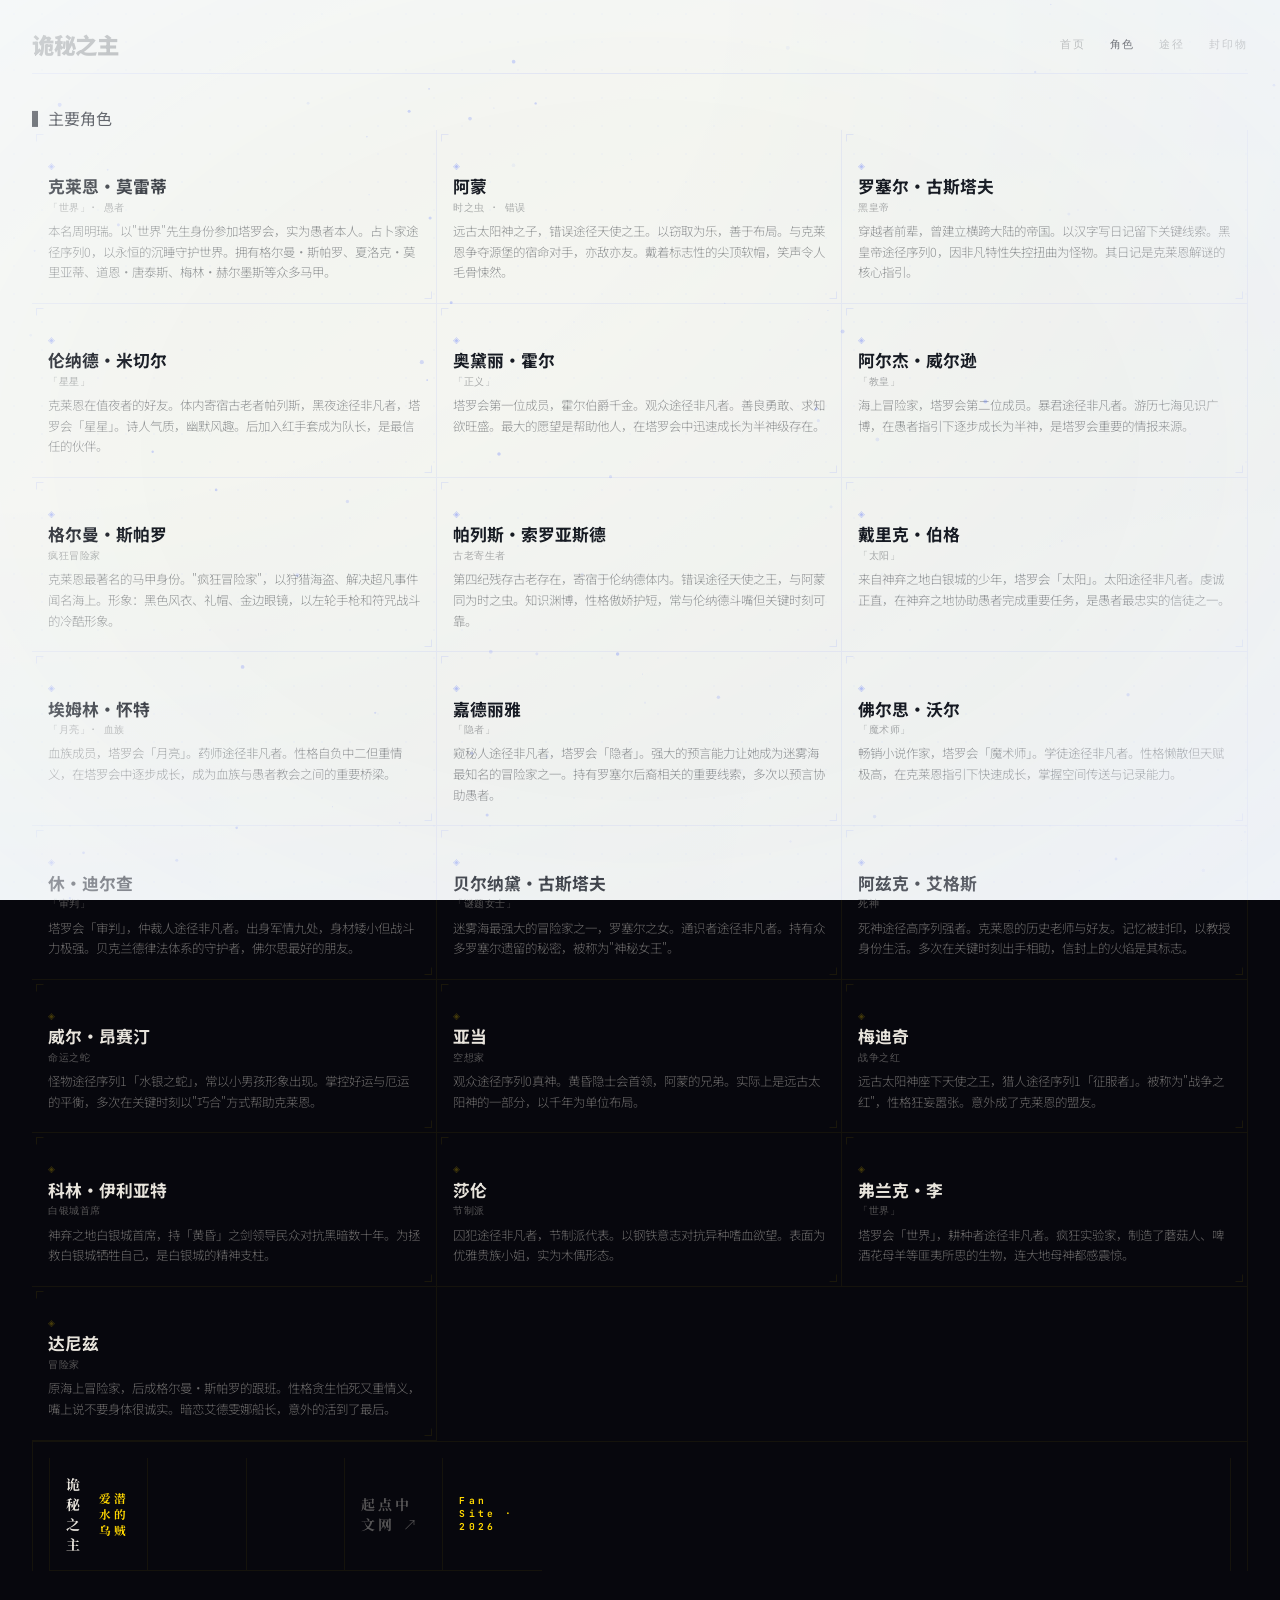
<file: pages/characters.html>
<!DOCTYPE html>
<html lang="zh-Hans">
<head>
<meta charset="UTF-8">
<meta name="viewport" content="width=device-width, initial-scale=1.0">
<title>诡秘之主 — 完整百科</title>
<style>
@import url('https://fonts.googleapis.com/css2?family=Noto+Sans+SC:wght@200;300;400;500;600;700;900&family=Noto+Serif+SC:wght@400;600;700&family=JetBrains+Mono:wght@300;400;500&display=swap');
*,*::before,*::after{box-sizing:border-box;margin:0;padding:0}
html{font-size:16px;-webkit-font-smoothing:antialiased}
body{font-family:'Noto Sans SC',sans-serif;background:#07070d;color:#e8e4dc;min-height:100vh;overflow-x:hidden}
#noise-layer{pointer-events:none;position:fixed;inset:0;mix-blend-mode:difference;opacity:0.065;z-index:101}
#invert-layer{pointer-events:none;position:fixed;inset:0;background:color-mix(in srgb,#fff 100%,transparent);mix-blend-mode:difference;z-index:100}
#glow{pointer-events:none;position:fixed;inset:0;background:radial-gradient(ellipse at 0% 0%,rgba(255,189,56,0) 40%,rgba(255,189,56,0.40) 100%);mix-blend-mode:screen;opacity:0.15;z-index:99}
#glow2{pointer-events:none;position:fixed;inset:0;background:radial-gradient(ellipse at 100% 100%,rgba(180,120,50,0) 30%,rgba(180,120,50,0.35) 100%);mix-blend-mode:screen;opacity:0.12;z-index:98}
#vn{pointer-events:none;position:fixed;inset:0;background:radial-gradient(ellipse at center,transparent 55%,rgba(0,0,0,0.65) 100%);z-index:96}
#dots{pointer-events:none;position:fixed;inset:0;background-image:radial-gradient(rgba(255,215,0,0.025) 1px,transparent 1px);background-size:28px 28px;z-index:0}
#grain-c{pointer-events:none;position:fixed;inset:0;mix-blend-mode:overlay;opacity:0.04;z-index:98}
#tex-c{pointer-events:none;position:fixed;inset:0;mix-blend-mode:color-dodge;opacity:0.025;z-index:97}
#pt-c{pointer-events:none;position:fixed;inset:0;z-index:95;opacity:0.45}
main{position:relative;z-index:2;max-width:1600px;margin:0 auto;padding:2rem}
header .g{border-top:1px solid rgba(255,215,0,0.1)}
.logo-text{font-weight:900;font-size:2.625rem;line-height:1;letter-spacing:0.0525rem;mix-blend-mode:plus-lighter;color:#e8e4dc;display:block;transition:text-shadow 0.3s;text-decoration:none}
.logo-text:hover{text-shadow:0 0 30px rgba(255,215,0,0.2)}
.nav-link{font-family:'Noto Serif SC',serif;font-size:0.85rem;letter-spacing:0.2rem;color:#e8e4dc;text-decoration:none;text-transform:uppercase;position:relative;transition:all 0.3s;opacity:0.55;display:inline-block}
.nav-link::after{content:'';position:absolute;bottom:-2px;left:50%;width:0;height:1px;background:#FFD700;transition:all 0.3s}
.nav-link:hover{opacity:1}
.nav-link:hover::after{left:0;width:100%}
@keyframes blink{0%,100%{opacity:1}50%{opacity:0}}
.social-link{opacity:0.35;transition:all 0.3s;color:#e8e4dc;display:inline-flex}
.social-link:hover{opacity:1;transform:translateY(-1px)}
.g{display:grid;grid-template-columns:repeat(12,1fr);gap:0;border-left:1px solid rgba(255,215,0,0.06);border-right:1px solid rgba(255,215,0,0.06)}
.gc{border-right:1px solid rgba(255,215,0,0.06);border-bottom:1px solid rgba(255,215,0,0.06);padding:1rem;transition:border-color 0.3s}
.gc:last-child{border-right:none}
.hero{display:flex;flex-direction:column;align-items:center;justify-content:center;text-align:center;padding:5.5rem 1rem 4.5rem;gap:1.5rem;position:relative}
.hero::before{content:'';position:absolute;top:-20%;left:-10%;right:-10%;bottom:-20%;background:radial-gradient(ellipse at 50% 30%,rgba(255,215,0,0.03) 0%,transparent 60%);animation:hp 4s ease-in-out infinite;pointer-events:none;z-index:-1}
@keyframes hp{0%,100%{opacity:0.5;transform:scale(1)}50%{opacity:1;transform:scale(1.05)}}
.hero-sub{font-family:'Noto Serif SC',serif;font-size:0.85rem;letter-spacing:0.35rem;opacity:0.5;text-transform:uppercase;font-weight:300;animation:fsi 1s ease-out}
.hero-title{font-weight:900;font-size:clamp(2.8rem,7vw,5.2rem);line-height:1.06;letter-spacing:0.04em;mix-blend-mode:plus-lighter;animation:fsi 1s ease-out 0.2s both}
.hero-title .sub{display:block;margin-top:0.08em;font-size:0.45em;font-weight:300;opacity:0.2;letter-spacing:0.15em}
.hero-desc{max-width:640px;font-size:1.05rem;line-height:1.9;opacity:0.5;font-weight:300;animation:fsi 1s ease-out 0.4s both}
@keyframes fsi{from{opacity:0;transform:translateY(20px)}to{opacity:1;transform:translateY(0)}}
.tbox{border:4px double rgba(232,228,220,0.2);position:relative;overflow:hidden}
.tbox::before{content:'';position:absolute;top:0;left:-100%;width:100%;height:1px;background:linear-gradient(90deg,transparent,rgba(255,215,0,0.3),transparent);animation:sl 3s ease-in-out infinite}
@keyframes sl{0%{left:-100%}100%{left:200%}}
.th{display:flex;align-items:center;gap:0.75rem;padding:0.5rem 0.75rem;border-bottom:1px solid rgba(255,215,0,0.06);background:rgba(0,0,0,0.25)}
.td{width:0.5rem;height:0.5rem;border-radius:50%}
.td:nth-child(1){background:#e8e4dc;mix-blend-mode:plus-lighter;animation:dp1 2s ease-in-out infinite}
.td:nth-child(2){background:rgba(232,228,220,0.4);animation:dp2 2s ease-in-out infinite 0.3s}
.td:nth-child(3){background:rgba(232,228,220,0.2);animation:dp3 2s ease-in-out infinite 0.6s}
@keyframes dp1{0%,100%{opacity:1}50%{opacity:0.4}}@keyframes dp2{0%,100%{opacity:0.8}50%{opacity:0.3}}@keyframes dp3{0%,100%{opacity:0.6}50%{opacity:0.2}}
.ttl{font-family:'JetBrains Mono',monospace;font-size:0.6rem;letter-spacing:0.12em;color:rgba(232,228,220,0.2)}
.tt{font-family:'JetBrains Mono',monospace;font-size:0.72rem;line-height:1.65;padding:1rem;overflow:hidden;white-space:pre-wrap;height:380px;color:#c8c4bc;background:rgba(0,0,0,0.15)}
.hl{color:#FFD700}.dim{color:rgba(232,228,220,0.3)}.gr{color:#6aaa6a}.cy{color:#5ab0c4}.rd{color:#c45a5a}.pu{color:#b48bb4}
.tc{display:inline-block;width:1ch;height:1em;background:#FFD700;animation:blink 0.6s step-end infinite;vertical-align:text-bottom}
.fg{display:grid;grid-template-columns:repeat(3,1fr)}
.fc{position:relative;padding:1.25rem;border-right:1px solid rgba(255,215,0,0.06);border-bottom:1px solid rgba(255,215,0,0.06);transition:all 0.3s}
.fg>.fc:nth-child(3n){border-right:none}
.fc:hover{background:rgba(255,215,0,0.015)}
.fch{position:absolute;inset:0;background:linear-gradient(135deg,rgba(255,215,0,0.06),transparent);opacity:0;transition:opacity 0.4s}
.fc:hover .fch{opacity:1}
.fl{font-family:'Noto Serif SC',serif;font-size:0.85rem;letter-spacing:0.12rem;mix-blend-mode:plus-lighter}
.ft{font-size:0.95rem;line-height:1.7;opacity:0.5;font-weight:300}
.sl{font-family:'Noto Serif SC',serif;font-size:0.875rem;letter-spacing:0.2rem}
.cg{display:grid;grid-template-columns:repeat(3,1fr)}
.cc{position:relative;padding:1.25rem 1rem;border-right:1px solid rgba(255,215,0,0.06);border-bottom:1px solid rgba(255,215,0,0.06);transition:all 0.3s;cursor:pointer}
.cg>.cc:nth-child(3n){border-right:none}
.cc:hover{background:rgba(255,215,0,0.02);transform:translateY(-3px);box-shadow:0 4px 30px rgba(255,215,0,0.04)}
.cc::before,.cc::after{content:'';position:absolute;width:8px;height:8px;border:1px solid transparent;transition:all 0.4s;pointer-events:none}
.cc::before{top:4px;left:4px;border-top-color:rgba(255,215,0,0.08);border-left-color:rgba(255,215,0,0.08)}
.cc::after{bottom:4px;right:4px;border-bottom-color:rgba(255,215,0,0.08);border-right-color:rgba(255,215,0,0.08)}
.cc:hover::before,.cc:hover::after{width:calc(100% - 8px);height:calc(100% - 8px);border-color:rgba(255,215,0,0.15)}
.ci{display:inline-block;font-size:0.55rem;color:rgba(255,215,0,0.25);font-family:'JetBrains Mono',monospace;letter-spacing:0.12em;margin-bottom:0.15rem;font-weight:300}
.cn{font-weight:700;font-size:1.05rem;mix-blend-mode:plus-lighter;transition:color 0.3s;margin-bottom:0.1rem}
.cc:hover .cn{color:#FFD700}
.ct{font-size:0.65rem;opacity:0.35;font-family:'JetBrains Mono',monospace;letter-spacing:0.06em;margin-bottom:0.4rem}
.ct span{display:inline-block;background:rgba(255,215,0,0.04);padding:0.05rem 0.45rem;border:1px solid rgba(255,215,0,0.06);font-size:0.55rem;letter-spacing:0.08em;margin-left:0.4rem}
.cd{font-size:0.78rem;opacity:0.45;line-height:1.65;font-weight:300;text-align:left}
.cc:hover .cd{opacity:0.6}
.tb{display:flex;gap:0;border-bottom:1px solid rgba(232,228,220,0.06);flex-wrap:wrap;overflow-x:auto}
.tbn{position:relative;display:inline-flex;align-items:center;justify-content:center;white-space:nowrap;padding:0.35rem 0.8rem;font-family:'Noto Serif SC',serif;font-size:0.65rem;letter-spacing:0.1em;text-transform:uppercase;background:none;border:none;color:rgba(232,228,220,0.35);cursor:pointer;transition:all 0.3s;flex-shrink:0}
.tbn:hover{color:#e8e4dc;background:rgba(255,215,0,0.03)}
.tbn.act{color:#e8e4dc}
.tbn.act::after{content:'';position:absolute;bottom:0;left:0;right:0;height:1px;background:#FFD700;animation:tg 1.5s ease-in-out infinite}
@keyframes tg{0%,100%{opacity:0.6}50%{opacity:1}}
.sr{display:grid;grid-template-columns:3.5rem 1fr;gap:0;border-top:1px solid rgba(255,215,0,0.05);border-left:1px solid rgba(255,215,0,0.05);transition:all 0.2s}
.sr:last-of-type{border-bottom:1px solid rgba(255,215,0,0.05)}
.sr:hover{background:rgba(255,215,0,0.02)}
.sl2{border-right:1px solid rgba(255,215,0,0.05);padding:0.45rem 0.3rem;display:flex;align-items:center;justify-content:center;font-family:'Noto Serif SC',serif;font-size:0.65rem;letter-spacing:0.12em;color:rgba(255,215,0,0.35)}
.si{padding:0.45rem 0.75rem;text-align:left;font-size:0.78rem;opacity:0.65;line-height:1.5}
.og{display:grid;grid-template-columns:repeat(3,1fr)}
.oc{position:relative;padding:1rem;border-right:1px solid rgba(255,215,0,0.06);border-bottom:1px solid rgba(255,215,0,0.06);transition:all 0.3s}
.og>.oc:nth-child(3n){border-right:none}
.oc:hover{background:rgba(255,215,0,0.015)}
.oc h4{font-weight:600;font-size:0.9rem;mix-blend-mode:plus-lighter;margin-bottom:0.15rem;transition:color 0.3s}
.oc:hover h4{color:#FFD700}
.oc p{font-size:0.78rem;opacity:0.45;line-height:1.6;font-weight:300}
.ig{display:grid;grid-template-columns:repeat(2,1fr)}
.ic{position:relative;padding:0.85rem;border-right:1px solid rgba(255,215,0,0.06);border-bottom:1px solid rgba(255,215,0,0.06);transition:all 0.3s}
.ig>.ic:nth-child(2n){border-right:none}
.ic:hover{background:rgba(255,215,0,0.015)}
.ic h4{font-weight:600;font-size:0.85rem;mix-blend-mode:plus-lighter;transition:color 0.3s}
.ic:hover h4{color:#FFD700}
.ic .lv{font-size:0.6rem;color:#FFD700;font-family:'JetBrains Mono',monospace;mix-blend-mode:plus-lighter}
.ic p{font-size:0.75rem;opacity:0.45;line-height:1.5;font-weight:300;margin-top:0.15rem}
.vt{position:relative;padding-left:1.5rem}
.vt::before{content:'';position:absolute;left:0.5rem;top:0;bottom:0;width:1px;background:linear-gradient(to bottom,rgba(255,215,0,0.15),rgba(255,215,0,0.03))}
.vn{position:relative;padding:0.6rem 0 0.6rem 0.75rem;transition:all 0.3s;cursor:default}
.vn:hover{transform:translateX(4px)}
.vn::before{content:'';position:absolute;left:-0.75rem;top:1rem;width:0.45rem;height:0.45rem;border-radius:50%;background:rgba(255,215,0,0.15);border:1px solid rgba(255,215,0,0.3);transition:all 0.3s}
.vn:hover::before{background:rgba(255,215,0,0.4);border-color:#FFD700;box-shadow:0 0 12px rgba(255,215,0,0.2)}
.vn.gold::before{background:#FFD700;box-shadow:0 0 12px rgba(255,215,0,0.25);animation:dg 2s ease-in-out infinite}
@keyframes dg{0%,100%{box-shadow:0 0 8px rgba(255,215,0,0.2)}50%{box-shadow:0 0 20px rgba(255,215,0,0.4)}}
.vn .vn1{font-weight:600;font-size:0.9rem;mix-blend-mode:plus-lighter;transition:color 0.3s}
.vn:hover .vn1{color:#FFD700}
.vn .vn2{font-size:0.78rem;opacity:0.45;line-height:1.5}
.vn .vn3{font-size:0.6rem;opacity:0.2;font-family:'JetBrains Mono',monospace}
.qb{border-left:2px solid rgba(255,215,0,0.15);padding-left:1.25rem;font-style:italic;opacity:0.55;font-size:0.95rem;line-height:1.8}
.fade{opacity:0;transform:translateY(14px);animation:fu 0.7s ease-out forwards}
.fd1{animation-delay:0.15s}.fd2{animation-delay:0.3s}.fd3{animation-delay:0.45s}.fd4{animation-delay:0.6s}.fd5{animation-delay:0.75s}.fd6{animation-delay:0.9s}
@keyframes fu{to{opacity:1;transform:translateY(0)}}
.al{display:inline-flex;align-items:center;gap:0.5rem;background:none;border:none;color:rgba(232,228,220,0.45);font-family:'Noto Serif SC',serif;font-size:0.875rem;letter-spacing:0.2rem;text-transform:uppercase;cursor:pointer;transition:all 0.3s;text-decoration:none;position:relative}
.al::after{content:'';position:absolute;bottom:-2px;left:0;width:0;height:1px;background:#FFD700;transition:width 0.3s}
.al:hover{color:#FFD700;opacity:1}
.al:hover::after{width:100%}
.al svg{width:0.7rem;height:0.7rem;transition:transform 0.3s}
.al:hover svg{transform:translateX(4px)}
.fl2{font-family:'Noto Serif SC',serif;font-size:0.875rem;letter-spacing:0.2rem;text-decoration:none;color:#e8e4dc}
.cp1{background:rgba(255,215,0,0.02);border:1px solid rgba(255,215,0,0.06);padding:1rem;text-align:center;transition:all 0.3s;position:relative;overflow:hidden}
.cp1::before{content:'';position:absolute;top:0;left:-100%;width:100%;height:100%;background:linear-gradient(90deg,transparent,rgba(255,215,0,0.03),transparent);transition:left 0.5s}
.cp1:hover::before{left:100%}
.cp1:hover{border-color:rgba(255,215,0,0.2);transform:translateY(-2px)}
.cp1 .num{font-size:1.6rem;font-weight:900;color:#FFD700;mix-blend-mode:plus-lighter}
.cp1 .lb{font-size:0.7rem;opacity:0.35;margin-top:0.2rem}
.stats{display:grid;grid-template-columns:1fr 1fr;gap:0.75rem}
.tag{display:inline-block;background:rgba(255,215,0,0.03);padding:0.15rem 0.6rem;font-size:0.65rem;letter-spacing:0.08em;border:1px solid rgba(255,215,0,0.06);margin:0.15rem;border-radius:2px;color:rgba(232,228,220,0.5);transition:all 0.3s;cursor:default}
.tag:hover{background:rgba(255,215,0,0.08);border-color:rgba(255,215,0,0.15)}
@media(max-width:768px){
  main{padding:1rem}
  .fg,.og{grid-template-columns:1fr}
  .fg>.fc:nth-child(3n),.og>.oc:nth-child(3n){border-right:1px solid rgba(255,215,0,0.06)}
  .cg{grid-template-columns:repeat(2,1fr)}
  .cg>.cc:nth-child(3n){border-right:1px solid rgba(255,215,0,0.06)}
  .cg>.cc:nth-child(2n){border-right:none}
  .ig{grid-template-columns:1fr}
  .ig>.ic:nth-child(2n){border-right:1px solid rgba(255,215,0,0.06)}
  .hm{display:none!important}
  .logo-text{font-size:1.6rem}
  .hero{padding:3rem 0.5rem 2rem}
  .hero-title{font-size:clamp(2rem,8vw,3rem)}
  .stats{grid-template-columns:1fr}
}
@media(min-width:769px)and(max-width:1024px){
  .fg,.og{grid-template-columns:repeat(2,1fr)}
  .fg>.fc:nth-child(3n),.og>.oc:nth-child(3n){border-right:1px solid rgba(255,215,0,0.06)}
  .fg>.fc:nth-child(2n),.og>.oc:nth-child(2n){border-right:none}
  .cg{grid-template-columns:repeat(2,1fr)}
  .cg>.cc:nth-child(3n){border-right:1px solid rgba(255,215,0,0.06)}
  .cg>.cc:nth-child(2n){border-right:none}
}
@media(max-width:480px){
  .cg{grid-template-columns:1fr}
  .cg>.cc:nth-child(2n){border-right:1px solid rgba(255,215,0,0.06)}
}
</style></head><body>
<body>
<div id="invert-layer"></div>
<div id="glow"></div>
<div id="glow2"></div>
<div id="vn"></div>
<div id="dots"></div>
<canvas id="noise-layer"></canvas>
<canvas id="grain-c"></canvas>
<canvas id="tex-c"></canvas>
<canvas id="pt-c"></canvas>

<main>

<nav style="display:flex;align-items:center;justify-content:space-between;padding:0 0 1rem;border-bottom:1px solid rgba(255,215,0,0.08);margin-bottom:2rem">
  <a href="../index.html" style="font-weight:900;font-size:1.4rem;line-height:1.1;letter-spacing:-0.02em;mix-blend-mode:plus-lighter;color:rgba(232,228,220,0.4);text-decoration:none">诡秘之主</a>
  <div style="display:flex;gap:1.5rem">
    <a href="../index.html" style="font-family:JetBrains Mono,monospace;font-size:0.7rem;letter-spacing:0.12rem;color:rgba(232,228,220,0.4);text-decoration:none;text-transform:uppercase">首页</a>
    <a href="characters.html" style="font-family:JetBrains Mono,monospace;font-size:0.7rem;letter-spacing:0.12rem;color:rgba(232,228,220,0.4);text-decoration:none;text-transform:uppercase"><span style="color:#e8e4dc">角色</span></a>
    <a href="pathways.html" style="font-family:JetBrains Mono,monospace;font-size:0.7rem;letter-spacing:0.12rem;color:rgba(232,228,220,0.4);text-decoration:none;text-transform:uppercase">途径</a>
    <a href="artifacts.html" style="font-family:JetBrains Mono,monospace;font-size:0.7rem;letter-spacing:0.12rem;color:rgba(232,228,220,0.4);text-decoration:none;text-transform:uppercase">封印物</a>
  </div>
</nav>▍主要角色</strong></div></div>
  <div class="gc" style="grid-column:1/-1;padding:0;"><div class="cg">
    <div class="cc fade" onclick="location.href='character.html?name=克莱恩·莫雷蒂'" style="cursor:pointer"><span class="ci">◈</span><div class="cn">克莱恩·莫雷蒂</div><div class="ct">「世界」· 愚者</div><div class="cd">本名周明瑞。以"世界"先生身份参加塔罗会，实为愚者本人。占卜家途径序列0，以永恒的沉睡守护世界。拥有格尔曼·斯帕罗、夏洛克·莫里亚蒂、道恩·唐泰斯、梅林·赫尔墨斯等众多马甲。</div></div>
    <div class="cc fade fd1" onclick="location.href='character.html?name=阿蒙'" style="cursor:pointer"><span class="ci">◈</span><div class="cn">阿蒙</div><div class="ct">时之虫 · 错误</div><div class="cd">远古太阳神之子，错误途径天使之王。以窃取为乐，善于布局。与克莱恩争夺源堡的宿命对手，亦敌亦友。戴着标志性的尖顶软帽，笑声令人毛骨悚然。</div></div>
    <div class="cc fade fd2" onclick="location.href='character.html?name=罗塞尔·古斯塔夫'" style="cursor:pointer"><span class="ci">◈</span><div class="cn">罗塞尔·古斯塔夫</div><div class="ct">黑皇帝</div><div class="cd">穿越者前辈，曾建立横跨大陆的帝国。以汉字写日记留下关键线索。黑皇帝途径序列0，因非凡特性失控扭曲为怪物。其日记是克莱恩解谜的核心指引。</div></div>
    <div class="cc fade fd3" onclick="location.href='character.html?name=伦纳德·米切尔'" style="cursor:pointer"><span class="ci">◈</span><div class="cn">伦纳德·米切尔</div><div class="ct">「星星」</div><div class="cd">克莱恩在值夜者的好友。体内寄宿古老者帕列斯，黑夜途径非凡者，塔罗会「星星」。诗人气质，幽默风趣。后加入红手套成为队长，是最信任的伙伴。</div></div>
    <div class="cc fade fd1" onclick="location.href='character.html?name=奥黛丽·霍尔'" style="cursor:pointer"><span class="ci">◈</span><div class="cn">奥黛丽·霍尔</div><div class="ct">「正义」</div><div class="cd">塔罗会第一位成员，霍尔伯爵千金。观众途径非凡者。善良勇敢、求知欲旺盛。最大的愿望是帮助他人，在塔罗会中迅速成长为半神级存在。</div></div>
    <div class="cc fade fd2" onclick="location.href='character.html?name=阿尔杰·威尔逊'" style="cursor:pointer"><span class="ci">◈</span><div class="cn">阿尔杰·威尔逊</div><div class="ct">「教皇」</div><div class="cd">海上冒险家，塔罗会第二位成员。暴君途径非凡者。游历七海见识广博，在愚者指引下逐步成长为半神，是塔罗会重要的情报来源。</div></div>
    <div class="cc fade fd3" onclick="location.href='character.html?name=克莱恩·莫雷蒂'" style="cursor:pointer"><span class="ci">◈</span><div class="cn">格尔曼·斯帕罗</div><div class="ct">疯狂冒险家</div><div class="cd">克莱恩最著名的马甲身份。"疯狂冒险家"，以狩猎海盗、解决超凡事件闻名海上。形象：黑色风衣、礼帽、金边眼镜，以左轮手枪和符咒战斗的冷酷形象。</div></div>
    <div class="cc fade fd4" onclick="location.href='character.html?name=帕列斯·索罗亚斯德'" style="cursor:pointer"><span class="ci">◈</span><div class="cn">帕列斯·索罗亚斯德</div><div class="ct">古老寄生者</div><div class="cd">第四纪残存古老存在，寄宿于伦纳德体内。错误途径天使之王，与阿蒙同为时之虫。知识渊博，性格傲娇护短，常与伦纳德斗嘴但关键时刻可靠。</div></div>
    <div class="cc fade fd2" onclick="location.href='character.html?name=戴里克·伯格'" style="cursor:pointer"><span class="ci">◈</span><div class="cn">戴里克·伯格</div><div class="ct">「太阳」</div><div class="cd">来自神弃之地白银城的少年，塔罗会「太阳」。太阳途径非凡者。虔诚正直，在神弃之地协助愚者完成重要任务，是愚者最忠实的信徒之一。</div></div>
    <div class="cc fade fd3" onclick="location.href='character.html?name=埃姆林·怀特'" style="cursor:pointer"><span class="ci">◈</span><div class="cn">埃姆林·怀特</div><div class="ct">「月亮」· 血族</div><div class="cd">血族成员，塔罗会「月亮」。药师途径非凡者。性格自负中二但重情义，在塔罗会中逐步成长，成为血族与愚者教会之间的重要桥梁。</div></div>
    <div class="cc fade fd4" onclick="location.href='character.html?name=嘉德丽雅'" style="cursor:pointer"><span class="ci">◈</span><div class="cn">嘉德丽雅</div><div class="ct">「隐者」</div><div class="cd">窥秘人途径非凡者，塔罗会「隐者」。强大的预言能力让她成为迷雾海最知名的冒险家之一。持有罗塞尔后裔相关的重要线索，多次以预言协助愚者。</div></div>
    <div class="cc fade fd5" onclick="location.href='character.html?name=佛尔思·沃尔'" style="cursor:pointer"><span class="ci">◈</span><div class="cn">佛尔思·沃尔</div><div class="ct">「魔术师」</div><div class="cd">畅销小说作家，塔罗会「魔术师」。学徒途径非凡者。性格懒散但天赋极高，在克莱恩指引下快速成长，掌握空间传送与记录能力。</div></div>
    <div class="cc fade fd1" onclick="location.href='character.html?name=休·迪尔查'" style="cursor:pointer"><span class="ci">◈</span><div class="cn">休·迪尔查</div><div class="ct">「审判」</div><div class="cd">塔罗会「审判」，仲裁人途径非凡者。出身军情九处，身材矮小但战斗力极强。贝克兰德律法体系的守护者，佛尔思最好的朋友。</div></div>
    <div class="cc fade fd2" onclick="location.href='character.html?name=贝尔纳黛·古斯塔夫'" style="cursor:pointer"><span class="ci">◈</span><div class="cn">贝尔纳黛·古斯塔夫</div><div class="ct">「谜题女士」</div><div class="cd">迷雾海最强大的冒险家之一，罗塞尔之女。通识者途径非凡者。持有众多罗塞尔遗留的秘密，被称为"神秘女王"。</div></div>
    <div class="cc fade fd3" onclick="location.href='character.html?name=阿兹克·艾格斯'" style="cursor:pointer"><span class="ci">◈</span><div class="cn">阿兹克·艾格斯</div><div class="ct">死神</div><div class="cd">死神途径高序列强者。克莱恩的历史老师与好友。记忆被封印，以教授身份生活。多次在关键时刻出手相助，信封上的火焰是其标志。</div></div>
    <div class="cc fade fd4" onclick="location.href='character.html?name=威尔·昂赛汀'" style="cursor:pointer"><span class="ci">◈</span><div class="cn">威尔·昂赛汀</div><div class="ct">命运之蛇</div><div class="cd">怪物途径序列1「水银之蛇」，常以小男孩形象出现。掌控好运与厄运的平衡，多次在关键时刻以"巧合"方式帮助克莱恩。</div></div>
    <div class="cc fade fd5" onclick="location.href='character.html?name=亚当'" style="cursor:pointer"><span class="ci">◈</span><div class="cn">亚当</div><div class="ct">空想家</div><div class="cd">观众途径序列0真神。黄昏隐士会首领，阿蒙的兄弟。实际上是远古太阳神的一部分，以千年为单位布局。</div></div>
    <div class="cc fade fd4" onclick="location.href='character.html?name=梅迪奇'" style="cursor:pointer"><span class="ci">◈</span><div class="cn">梅迪奇</div><div class="ct">战争之红</div><div class="cd">远古太阳神座下天使之王，猎人途径序列1「征服者」。被称为"战争之红"，性格狂妄嚣张。意外成了克莱恩的盟友。</div></div>
    <div class="cc fade fd5" onclick="location.href='character.html?name=科林·伊利亚特'" style="cursor:pointer"><span class="ci">◈</span><div class="cn">科林·伊利亚特</div><div class="ct">白银城首席</div><div class="cd">神弃之地白银城首席，持「黄昏」之剑领导民众对抗黑暗数十年。为拯救白银城牺牲自己，是白银城的精神支柱。</div></div>
    <div class="cc fade fd1" onclick="location.href='character.html?name=莎伦'" style="cursor:pointer"><span class="ci">◈</span><div class="cn">莎伦</div><div class="ct">节制派</div><div class="cd">囚犯途径非凡者，节制派代表。以钢铁意志对抗异种嗜血欲望。表面为优雅贵族小姐，实为木偶形态。</div></div>
    <div class="cc fade fd2" onclick="location.href='character.html?name=弗兰克·李'" style="cursor:pointer"><span class="ci">◈</span><div class="cn">弗兰克·李</div><div class="ct">「世界」</div><div class="cd">塔罗会「世界」，耕种者途径非凡者。疯狂实验家，制造了蘑菇人、啤酒花母羊等匪夷所思的生物，连大地母神都感震惊。</div></div>
    <div class="cc fade fd3" onclick="location.href='character.html?name=达尼兹'" style="cursor:pointer"><span class="ci">◈</span><div class="cn">达尼兹</div><div class="ct">冒险家</div><div class="cd">原海上冒险家，后成格尔曼·斯帕罗的跟班。性格贪生怕死又重情义，嘴上说不要身体很诚实。暗恋艾德雯娜船长，意外的活到了最后。</div></div>
  </div></div>
</div>

<div class="g" id="pw">
  <div class="gc" style="grid-column:1/-1;border-bottom:none;padding-bottom:0;"><div class="sl"><strong>
<footer class="g">
  <div class="gc" style="display:flex;align-items:center;gap:0.5rem;"><small class="fl2">诡秘之主</small><small style="color:#FFD700;mix-blend-mode:plus-lighter;">爱潜水的乌贼</small></div>
  <div class="gc hm"></div><div class="gc hm"></div>
  <div class="gc" style="display:flex;align-items:center;"><a href="https://www.qidian.com/book/1010731093/" class="fl2" style="opacity:0.35;">起点中文网 ↗</a></div>
  <div class="gc" style="display:flex;align-items:center;justify-content:flex-end;"><small style="color:#FFD700;mix-blend-mode:plus-lighter;font-family:'JetBrains Mono',monospace;font-size:0.6rem;">Fan Site · 2026</small></div>
</footer>

</main>
<script>
function initCanvas(id){const c=document.getElementById(id);if(!c)return;const ctx=c.getContext('2d');function r(){c.width=window.innerWidth;c.height=window.innerHeight}r();window.addEventListener('resize',r);return{c,ctx,r}}
initCanvas('noise-layer');setInterval(()=>{const c=document.getElementById('noise-layer');if(!c)return;const w=c.width,h=c.height,id=c.getContext('2d').createImageData(w,h),b=id.data;for(let i=0;i<b.length;i+=4){const v=Math.random()*255;b[i]=v;b[i+1]=v;b[i+2]=v;b[i+3]=255}c.getContext('2d').putImageData(id,0,0)},100);
initCanvas('tex-c');(function(){const c=document.getElementById('tex-c');if(!c)return;const ctx=c.getContext('2d'),w=c.width,h=c.height;const id=ctx.createImageData(w,h),b=id.data;for(let y=0;y<h;y++)for(let x=0;x<w;x++){const i=(y*w+x)*4,p=(Math.sin(x*0.05)+Math.sin(y*0.05))*15+128,n=Math.random()*8-4;b[i]=p+n;b[i+1]=p*0.8+n;b[i+2]=p*0.5+n;b[i+3]=15}ctx.putImageData(id,0,0)})();
initCanvas('grain-c');setInterval(()=>{const c=document.getElementById('grain-c');if(!c)return;const w=c.width,h=c.height,id=c.getContext('2d').createImageData(w,h),b=id.data;for(let i=0;i<b.length;i+=4){b[i]=Math.random()*40+10;b[i+1]=b[i]*0.9;b[i+2]=b[i]*0.7;b[i+3]=25}c.getContext('2d').putImageData(id,0,0)},200);
const ptc=document.getElementById('pt-c'),ptctx=ptc.getContext('2d');let pw=0,ph=0,pts=[];
function pr(){pw=ptc.width=window.innerWidth;ph=ptc.height=window.innerHeight;pts=[];for(let i=0;i<80;i++)pts.push({x:Math.random()*pw,y:Math.random()*ph,vx:(Math.random()-0.5)*0.25,vy:(Math.random()-0.5)*0.25,s:Math.random()*1.8+0.3,a:Math.random()*0.35+0.08})}
pr();window.addEventListener('resize',pr);
(function dp(){ptctx.clearRect(0,0,pw,ph);for(const p of pts){p.x+=p.vx;p.y+=p.vy;if(p.x<0)p.x=pw;if(p.x>pw)p.x=0;if(p.y<0)p.y=ph;if(p.y>ph)p.y=0;ptctx.beginPath();ptctx.arc(p.x,p.y,p.s,0,Math.PI*2);ptctx.fillStyle=`rgba(255,215,0,${p.a})`;ptctx.fill()}requestAnimationFrame(dp)})();
const tl=[{d:'$',c:'hl',t:' ./lotm --scan --mode=full'},{d:'',c:'dim',t:'[SYSTEM] 正在载入灰雾之上...'},{d:'',c:'dim',t:'[SYSTEM] 检测到源质共鸣——'},{d:'',c:'hl',t:'「诡秘之主」'},{d:'',c:'dim',t:'[01:23] 非凡特性聚合定律  ████████████░░ 83%'},{d:'',c:'dim',t:'[01:25] 解析 '},{d:'',c:'cy',t:'「愚者」'},{d:'',c:'dim',t:' 序列0 权柄...'},{d:'',c:'dim',t:'[01:27] 时之虫 总数：'},{d:'',c:'hl',t:'3,648,911'},{d:'',c:'dim',t:'[01:30] 跳转至 '},{d:'',c:'gr',t:'贝克兰德'},{d:'',c:'dim',t:' · 皇后区 · 155号'},{d:'',c:'dim',t:'[01:32] '},{d:'',c:'rd',t:'⚠ 高能预警：'},{d:'',c:'dim',t:'源堡坐标暴露'},{d:'',c:'dim',t:'[01:33] '},{d:'',c:'pu',t:'◇ 异常实体：'},{d:'',c:'dim',t:'阿蒙 (时之虫 · 错误途径)'},{d:'',c:'dim',t:'[01:34] 激活 '},{d:'',c:'hl',t:'「错乱时间线」'},{d:'',c:'dim',t:' 防御协议...'},{d:'',c:'dim',t:'[01:36] 来自 '},{d:'',c:'cy',t:'周明瑞'},{d:'',c:'dim',t:' 的精神印记：'},{d:'',c:'gr',t:'  "总要有人去守护这些美好。"'},{d:'',c:'dim',t:'[01:38] 序列升级路径：'},{d:'',c:'hl',t:'占卜家→小丑→魔术师→无面人→秘偶大师→诡法师→古代学者→奇迹师→诡秘侍者→愚者'},{d:'',c:'dim',t:'[01:40] 塔罗会成员信息加载完毕'},{d:'',c:'dim',t:'[01:42] 命运之轮 开始转动...'},{d:'',c:'dim',t:'[01:45] '},{d:'',c:'pu',t:'◇ 外神低语：'},{d:'',c:'dim',t:'混沌海 · 母神 · 欲望母树...'},{d:'',c:'dim',t:'[01:48] '},{d:'',c:'hl',t:'「福生玄黄天尊」'},{d:'',c:'dim',t:' 咒文共鸣启动'},{d:'',c:'rd',t:'▓▓▓▓▓▓▓▓▓▓▓▓▓▓▓▓▓▓▓▓ 扫描完成 100%'},{d:'$',c:'hl',t:' '},{d:'',c:'dim',t:'诡秘之主途径验证通过。系统就绪。'}];const el=document.getElementById('tt');if(el){let ci=0;const tc=tl.reduce((a,l)=>a+(l.d||'').length+(l.t||'').length+1,0);function tp(){if(ci>=tc){setTimeout(()=>{ci=0;tp()},3000);return}let h='',cl=ci;ci++;for(const l of tl){let ln=(l.d||'')+(l.t||'')+'\n';if(cl<=0)break;if(cl>=ln.length){if(l.d)h+=`<span class="dim">${l.d}</span>`;h+=`<span class="${l.c}">${l.t||''}</span>\n`;cl-=ln.length}else{let r=cl;if(l.d&&r>0){const pd=l.d.slice(0,Math.min(r,l.d.length));h+=`<span class="dim">${pd}</span>`;r-=pd.length}if(r>0)h+=`<span class="${l.c}">${(l.t||'').slice(0,Math.min(r,(l.t||'').length))}</span>`;cl=0}}h+='<span class="tc"></span>';el.innerHTML=h;const ch=ci>0?(function(){let c=0;for(const l of tl){const ln=(l.d||'')+(l.t||'')+'\n';if(c+ln.length>=ci)return ln[ci-c-1];c+=ln.length}return''})():'';setTimeout(tp,ch==='\n'?35:ch===' '?12:10)}tp()}
function sw(btn,id){document.querySelectorAll('.tbn').forEach(b=>b.classList.remove('act'));btn.classList.add('act');document.querySelectorAll('.sp').forEach(p=>p.style.display='none');document.getElementById('p-'+id).style.display='block'}
(function(){const ob=new IntersectionObserver(e=>{e.forEach(e=>{if(e.isIntersecting&&e.target.style.animationPlayState!=='running')e.target.style.animationPlayState='running'})},{threshold:0.08});document.querySelectorAll('.fade').forEach(e=>{e.style.animationPlayState='paused';ob.observe(e)})})();
(function(){const el=document.querySelector('[data-count]');if(!el)return;const ob=new IntersectionObserver(([e])=>{if(e.isIntersecting){let c=0;const iv=setInterval(()=>{c+=7;if(c>=447){c=447;clearInterval(iv)}el.textContent=c},30);ob.unobserve(el)}},{threshold:0.5});ob.observe(el)})();
</script>
</body>
</html>
</file>
